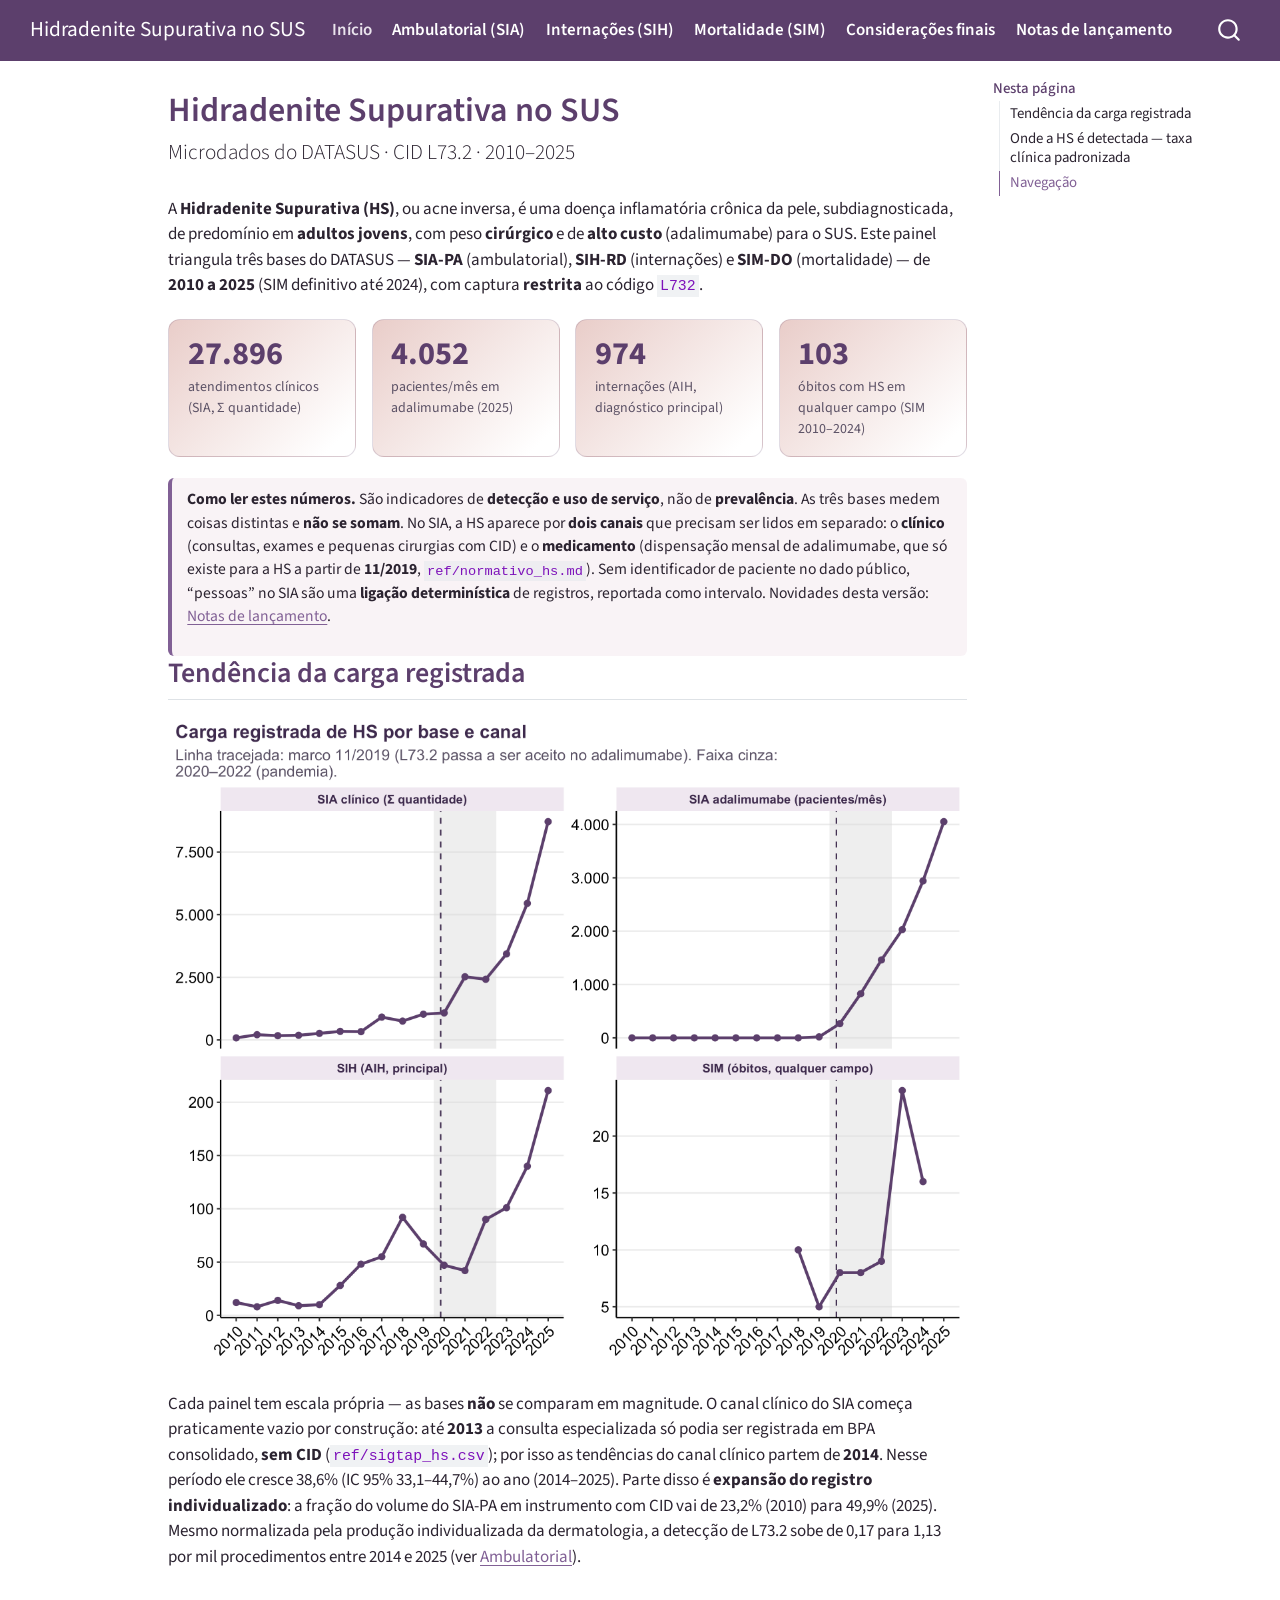
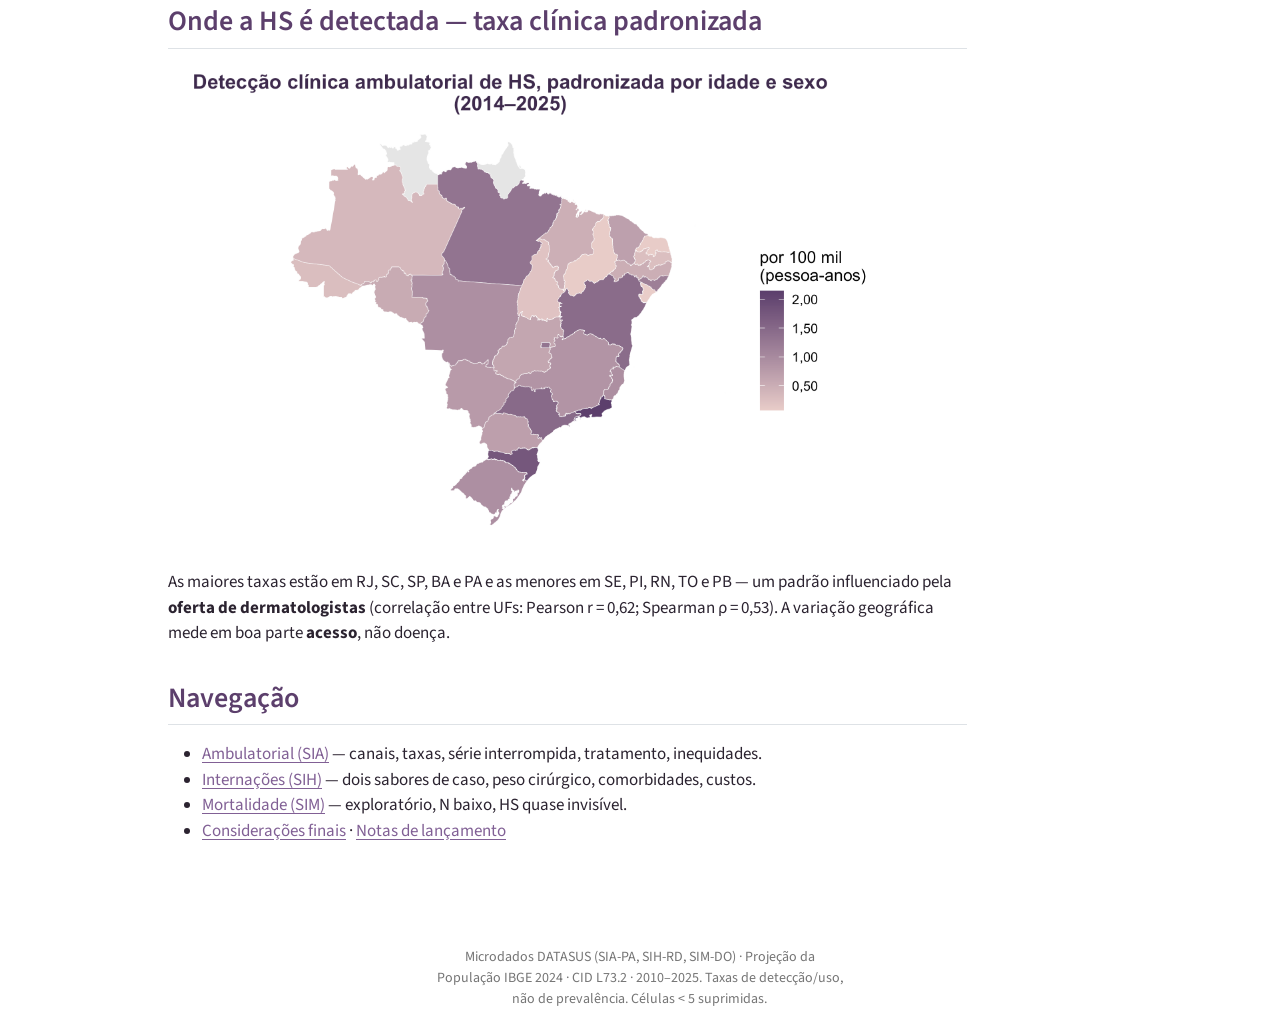
<file: docs/index.html>
<!DOCTYPE html>
<html xmlns="http://www.w3.org/1999/xhtml" lang="pt" xml:lang="pt"><head>

<meta charset="utf-8">
<meta name="generator" content="quarto-1.9.37">

<meta name="viewport" content="width=device-width, initial-scale=1.0, user-scalable=yes">


<title>Hidradenite Supurativa no SUS</title>
<style>
/* Default styles provided by pandoc.
** See https://pandoc.org/MANUAL.html#variables-for-html for config info.
*/
code{white-space: pre-wrap;}
span.smallcaps{font-variant: small-caps;}
div.columns{display: flex; gap: min(4vw, 1.5em);}
div.column{flex: auto; overflow-x: auto;}
div.hanging-indent{margin-left: 1.5em; text-indent: -1.5em;}
ul.task-list{list-style: none;}
ul.task-list li input[type="checkbox"] {
  width: 0.8em;
  margin: 0 0.8em 0.2em -1em; /* quarto-specific, see https://github.com/quarto-dev/quarto-cli/issues/4556 */ 
  vertical-align: middle;
}
</style>


<script src="site_libs/quarto-nav/quarto-nav.js"></script>
<script src="site_libs/quarto-nav/headroom.min.js"></script>
<script src="site_libs/clipboard/clipboard.min.js"></script>
<script src="site_libs/quarto-search/autocomplete.umd.js"></script>
<script src="site_libs/quarto-search/fuse.min.js"></script>
<script src="site_libs/quarto-search/quarto-search.js"></script>
<meta name="quarto:offset" content="./">
<script src="site_libs/quarto-html/quarto.js" type="module"></script>
<script src="site_libs/quarto-html/tabsets/tabsets.js" type="module"></script>
<script src="site_libs/quarto-html/popper.min.js"></script>
<script src="site_libs/quarto-html/tippy.umd.min.js"></script>
<script src="site_libs/quarto-html/anchor.min.js"></script>
<link href="site_libs/quarto-html/tippy.css" rel="stylesheet">
<link href="site_libs/quarto-html/quarto-syntax-highlighting-7f8f88aac4f3542376d5c11b86a4c14d.css" rel="stylesheet" id="quarto-text-highlighting-styles">
<script src="site_libs/bootstrap/bootstrap.min.js"></script>
<link href="site_libs/bootstrap/bootstrap-icons.css" rel="stylesheet">
<link href="site_libs/bootstrap/bootstrap-8e43b0a3e7ccd0d8d51bb8af812707f5.min.css" rel="stylesheet" append-hash="true" id="quarto-bootstrap" data-mode="light">
<script id="quarto-search-options" type="application/json">{
  "location": "navbar",
  "copy-button": false,
  "collapse-after": 3,
  "panel-placement": "end",
  "type": "overlay",
  "limit": 50,
  "keyboard-shortcut": [
    "f",
    "/",
    "s"
  ],
  "show-item-context": false,
  "language": {
    "search-no-results-text": "Nenhum resultado",
    "search-matching-documents-text": "documentos correspondentes",
    "search-copy-link-title": "Copiar link para a busca",
    "search-hide-matches-text": "Esconder correspondências adicionais",
    "search-more-match-text": "mais correspondência neste documento",
    "search-more-matches-text": "mais correspondências neste documento",
    "search-clear-button-title": "Limpar",
    "search-text-placeholder": "",
    "search-detached-cancel-button-title": "Cancelar",
    "search-submit-button-title": "Enviar",
    "search-label": "Procurar"
  }
}</script>


</head>

<body class="nav-fixed quarto-light">

<div id="quarto-search-results"></div>
  <header id="quarto-header" class="headroom fixed-top">
    <nav class="navbar navbar-expand-lg " data-bs-theme="dark">
      <div class="navbar-container container-fluid">
      <div class="navbar-brand-container mx-auto">
    <a class="navbar-brand" href="./index.html">
    <span class="navbar-title">Hidradenite Supurativa no SUS</span>
    </a>
  </div>
            <div id="quarto-search" class="" title="Procurar"></div>
          <button class="navbar-toggler" type="button" data-bs-toggle="collapse" data-bs-target="#navbarCollapse" aria-controls="navbarCollapse" role="menu" aria-expanded="false" aria-label="Alternar de navegação" onclick="if (window.quartoToggleHeadroom) { window.quartoToggleHeadroom(); }">
  <span class="navbar-toggler-icon"></span>
</button>
          <div class="collapse navbar-collapse" id="navbarCollapse">
            <ul class="navbar-nav navbar-nav-scroll me-auto">
  <li class="nav-item">
    <a class="nav-link active" href="./index.html" aria-current="page"> 
<span class="menu-text">Início</span></a>
  </li>  
  <li class="nav-item">
    <a class="nav-link" href="./sia_hs.html"> 
<span class="menu-text">Ambulatorial (SIA)</span></a>
  </li>  
  <li class="nav-item">
    <a class="nav-link" href="./sih_hs.html"> 
<span class="menu-text">Internações (SIH)</span></a>
  </li>  
  <li class="nav-item">
    <a class="nav-link" href="./sim_hs.html"> 
<span class="menu-text">Mortalidade (SIM)</span></a>
  </li>  
  <li class="nav-item">
    <a class="nav-link" href="./consideracoes_finais.html"> 
<span class="menu-text">Considerações finais</span></a>
  </li>  
  <li class="nav-item">
    <a class="nav-link" href="./notas_lancamento.html"> 
<span class="menu-text">Notas de lançamento</span></a>
  </li>  
</ul>
          </div> <!-- /navcollapse -->
            <div class="quarto-navbar-tools">
</div>
      </div> <!-- /container-fluid -->
    </nav>
</header>
<!-- content -->
<div id="quarto-content" class="quarto-container page-columns page-rows-contents page-layout-article page-navbar">
<!-- sidebar -->
<!-- margin-sidebar -->
    <div id="quarto-margin-sidebar" class="sidebar margin-sidebar">
        <nav id="TOC" role="doc-toc" class="toc-active">
    <h2 id="toc-title">Nesta página</h2>
   
  <ul>
  <li><a href="#tendência-da-carga-registrada" id="toc-tendência-da-carga-registrada" class="nav-link active" data-scroll-target="#tendência-da-carga-registrada">Tendência da carga registrada</a></li>
  <li><a href="#onde-a-hs-é-detectada-taxa-clínica-padronizada" id="toc-onde-a-hs-é-detectada-taxa-clínica-padronizada" class="nav-link" data-scroll-target="#onde-a-hs-é-detectada-taxa-clínica-padronizada">Onde a HS é detectada — taxa clínica padronizada</a></li>
  <li><a href="#navegação" id="toc-navegação" class="nav-link" data-scroll-target="#navegação">Navegação</a></li>
  </ul>
</nav>
    </div>
<!-- main -->
<main class="content" id="quarto-document-content">

<header id="title-block-header" class="quarto-title-block default">
<div class="quarto-title">
<h1 class="title">Hidradenite Supurativa no SUS</h1>
<p class="subtitle lead">Microdados do DATASUS · CID L73.2 · 2010–2025</p>
</div>



<div class="quarto-title-meta">

    
  
    
  </div>
  


</header>


<p>A <strong>Hidradenite Supurativa (HS)</strong>, ou acne inversa, é uma doença inflamatória crônica da pele, subdiagnosticada, de predomínio em <strong>adultos jovens</strong>, com peso <strong>cirúrgico</strong> e de <strong>alto custo</strong> (adalimumabe) para o SUS. Este painel triangula três bases do DATASUS — <strong>SIA-PA</strong> (ambulatorial), <strong>SIH-RD</strong> (internações) e <strong>SIM-DO</strong> (mortalidade) — de <strong>2010 a 2025</strong> (SIM definitivo até 2024), com captura <strong>restrita</strong> ao código <code>L732</code>.</p>
<div class="kpi-row">
<div class="kpi-card">
<div class="v">
27.896
</div>
<div class="l">
atendimentos clínicos (SIA, Σ quantidade)
</div>
</div>
<div class="kpi-card">
<div class="v">
4.052
</div>
<div class="l">
pacientes/mês em adalimumabe (2025)
</div>
</div>
<div class="kpi-card">
<div class="v">
974
</div>
<div class="l">
internações (AIH, diagnóstico principal)
</div>
</div>
<div class="kpi-card">
<div class="v">
103
</div>
<div class="l">
óbitos com HS em qualquer campo (SIM 2010–2024)
</div>
</div>
</div>
<div class="callout-nota">
<p><strong>Como ler estes números.</strong> São indicadores de <strong>detecção e uso de serviço</strong>, não de <strong>prevalência</strong>. As três bases medem coisas distintas e <strong>não se somam</strong>. No SIA, a HS aparece por <strong>dois canais</strong> que precisam ser lidos em separado: o <strong>clínico</strong> (consultas, exames e pequenas cirurgias com CID) e o <strong>medicamento</strong> (dispensação mensal de adalimumabe, que só existe para a HS a partir de <strong>11/2019</strong>, <code>ref/normativo_hs.md</code>). Sem identificador de paciente no dado público, “pessoas” no SIA são uma <strong>ligação determinística</strong> de registros, reportada como intervalo. Novidades desta versão: <a href="./notas_lancamento.html">Notas de lançamento</a>.</p>
</div>
<section id="tendência-da-carga-registrada" class="level2">
<h2 class="anchored" data-anchor-id="tendência-da-carga-registrada">Tendência da carga registrada</h2>
<div class="cell">
<div class="cell-output-display">
<div>
<figure class="figure">
<p><img src="index_files/figure-html/trend-1.png" class="img-fluid figure-img" width="1200"></p>
</figure>
</div>
</div>
</div>
<p>Cada painel tem escala própria — as bases <strong>não</strong> se comparam em magnitude. O canal clínico do SIA começa praticamente vazio por construção: até <strong>2013</strong> a consulta especializada só podia ser registrada em BPA consolidado, <strong>sem CID</strong> (<code>ref/sigtap_hs.csv</code>); por isso as tendências do canal clínico partem de <strong>2014</strong>. Nesse período ele cresce 38,6% (IC 95% 33,1–44,7%) ao ano (2014–2025). Parte disso é <strong>expansão do registro individualizado</strong>: a fração do volume do SIA-PA em instrumento com CID vai de 23,2% (2010) para 49,9% (2025). Mesmo normalizada pela produção individualizada da dermatologia, a detecção de L73.2 sobe de 0,17 para 1,13 por mil procedimentos entre 2014 e 2025 (ver <a href="./sia_hs.html#normalizacao">Ambulatorial</a>).</p>
</section>
<section id="onde-a-hs-é-detectada-taxa-clínica-padronizada" class="level2">
<h2 class="anchored" data-anchor-id="onde-a-hs-é-detectada-taxa-clínica-padronizada">Onde a HS é detectada — taxa clínica padronizada</h2>
<div class="cell">
<div class="cell-output-display">
<div>
<figure class="figure">
<p><img src="index_files/figure-html/mapa-1.png" class="img-fluid figure-img" width="1200"></p>
</figure>
</div>
</div>
</div>
<p>As maiores taxas estão em RJ, SC, SP, BA e PA e as menores em SE, PI, RN, TO e PB — um padrão influenciado pela <strong>oferta de dermatologistas</strong> (correlação entre UFs: Pearson r = 0,62; Spearman ρ = 0,53). A variação geográfica mede em boa parte <strong>acesso</strong>, não doença.</p>
</section>
<section id="navegação" class="level2">
<h2 class="anchored" data-anchor-id="navegação">Navegação</h2>
<ul>
<li><strong><a href="./sia_hs.html">Ambulatorial (SIA)</a></strong> — canais, taxas, série interrompida, tratamento, inequidades.</li>
<li><strong><a href="./sih_hs.html">Internações (SIH)</a></strong> — dois sabores de caso, peso cirúrgico, comorbidades, custos.</li>
<li><strong><a href="./sim_hs.html">Mortalidade (SIM)</a></strong> — exploratório, N baixo, HS quase invisível.</li>
<li><strong><a href="./consideracoes_finais.html">Considerações finais</a></strong> · <strong><a href="./notas_lancamento.html">Notas de lançamento</a></strong></li>
</ul>


</section>

</main> <!-- /main -->
<script id="quarto-html-after-body" type="application/javascript">
  window.document.addEventListener("DOMContentLoaded", function (event) {
    const icon = "";
    const anchorJS = new window.AnchorJS();
    anchorJS.options = {
      placement: 'right',
      icon: icon
    };
    anchorJS.add('.anchored');
    const isCodeAnnotation = (el) => {
      for (const clz of el.classList) {
        if (clz.startsWith('code-annotation-')) {                     
          return true;
        }
      }
      return false;
    }
    const onCopySuccess = function(e) {
      // button target
      const button = e.trigger;
      // don't keep focus
      button.blur();
      // flash "checked"
      button.classList.add('code-copy-button-checked');
      var currentTitle = button.getAttribute("title");
      button.setAttribute("title", "Copiada");
      let tooltip;
      if (window.bootstrap) {
        button.setAttribute("data-bs-toggle", "tooltip");
        button.setAttribute("data-bs-placement", "left");
        button.setAttribute("data-bs-title", "Copiada");
        tooltip = new bootstrap.Tooltip(button, 
          { trigger: "manual", 
            customClass: "code-copy-button-tooltip",
            offset: [0, -8]});
        tooltip.show();    
      }
      setTimeout(function() {
        if (tooltip) {
          tooltip.hide();
          button.removeAttribute("data-bs-title");
          button.removeAttribute("data-bs-toggle");
          button.removeAttribute("data-bs-placement");
        }
        button.setAttribute("title", currentTitle);
        button.classList.remove('code-copy-button-checked');
      }, 1000);
      // clear code selection
      e.clearSelection();
    }
    const getTextToCopy = function(trigger) {
      const outerScaffold = trigger.parentElement.cloneNode(true);
      const codeEl = outerScaffold.querySelector('code');
      for (const childEl of codeEl.children) {
        if (isCodeAnnotation(childEl)) {
          childEl.remove();
        }
      }
      return codeEl.innerText;
    }
    const clipboard = new window.ClipboardJS('.code-copy-button:not([data-in-quarto-modal])', {
      text: getTextToCopy
    });
    clipboard.on('success', onCopySuccess);
    if (window.document.getElementById('quarto-embedded-source-code-modal')) {
      const clipboardModal = new window.ClipboardJS('.code-copy-button[data-in-quarto-modal]', {
        text: getTextToCopy,
        container: window.document.getElementById('quarto-embedded-source-code-modal')
      });
      clipboardModal.on('success', onCopySuccess);
    }
      var localhostRegex = new RegExp(/^(?:http|https):\/\/localhost\:?[0-9]*\//);
      var mailtoRegex = new RegExp(/^mailto:/);
        var filterRegex = new RegExp('/' + window.location.host + '/');
      var isInternal = (href) => {
          return filterRegex.test(href) || localhostRegex.test(href) || mailtoRegex.test(href);
      }
      // Inspect non-navigation links and adorn them if external
     var links = window.document.querySelectorAll('a[href]:not(.nav-link):not(.navbar-brand):not(.toc-action):not(.sidebar-link):not(.sidebar-item-toggle):not(.pagination-link):not(.no-external):not([aria-hidden]):not(.dropdown-item):not(.quarto-navigation-tool):not(.about-link)');
      for (var i=0; i<links.length; i++) {
        const link = links[i];
        if (!isInternal(link.href)) {
          // undo the damage that might have been done by quarto-nav.js in the case of
          // links that we want to consider external
          if (link.dataset.originalHref !== undefined) {
            link.href = link.dataset.originalHref;
          }
        }
      }
    function tippyHover(el, contentFn, onTriggerFn, onUntriggerFn) {
      const config = {
        allowHTML: true,
        maxWidth: 500,
        delay: 100,
        arrow: false,
        appendTo: function(el) {
            return el.parentElement;
        },
        interactive: true,
        interactiveBorder: 10,
        theme: 'quarto',
        placement: 'bottom-start',
      };
      if (contentFn) {
        config.content = contentFn;
      }
      if (onTriggerFn) {
        config.onTrigger = onTriggerFn;
      }
      if (onUntriggerFn) {
        config.onUntrigger = onUntriggerFn;
      }
      window.tippy(el, config); 
    }
    const noterefs = window.document.querySelectorAll('a[role="doc-noteref"]');
    for (var i=0; i<noterefs.length; i++) {
      const ref = noterefs[i];
      tippyHover(ref, function() {
        // use id or data attribute instead here
        let href = ref.getAttribute('data-footnote-href') || ref.getAttribute('href');
        try { href = new URL(href).hash; } catch {}
        const id = href.replace(/^#\/?/, "");
        const note = window.document.getElementById(id);
        if (note) {
          return note.innerHTML;
        } else {
          return "";
        }
      });
    }
    const xrefs = window.document.querySelectorAll('a.quarto-xref');
    const processXRef = (id, note) => {
      // Strip column container classes
      const stripColumnClz = (el) => {
        el.classList.remove("page-full", "page-columns");
        if (el.children) {
          for (const child of el.children) {
            stripColumnClz(child);
          }
        }
      }
      stripColumnClz(note)
      if (id === null || id.startsWith('sec-')) {
        // Special case sections, only their first couple elements
        const container = document.createElement("div");
        if (note.children && note.children.length > 2) {
          container.appendChild(note.children[0].cloneNode(true));
          for (let i = 1; i < note.children.length; i++) {
            const child = note.children[i];
            if (child.tagName === "P" && child.innerText === "") {
              continue;
            } else {
              container.appendChild(child.cloneNode(true));
              break;
            }
          }
          if (window.Quarto?.typesetMath) {
            window.Quarto.typesetMath(container);
          }
          return container.innerHTML
        } else {
          if (window.Quarto?.typesetMath) {
            window.Quarto.typesetMath(note);
          }
          return note.innerHTML;
        }
      } else {
        // Remove any anchor links if they are present
        const anchorLink = note.querySelector('a.anchorjs-link');
        if (anchorLink) {
          anchorLink.remove();
        }
        if (window.Quarto?.typesetMath) {
          window.Quarto.typesetMath(note);
        }
        if (note.classList.contains("callout")) {
          return note.outerHTML;
        } else {
          return note.innerHTML;
        }
      }
    }
    for (var i=0; i<xrefs.length; i++) {
      const xref = xrefs[i];
      tippyHover(xref, undefined, function(instance) {
        instance.disable();
        let url = xref.getAttribute('href');
        let hash = undefined; 
        if (url.startsWith('#')) {
          hash = url;
        } else {
          try { hash = new URL(url).hash; } catch {}
        }
        if (hash) {
          const id = hash.replace(/^#\/?/, "");
          const note = window.document.getElementById(id);
          if (note !== null) {
            try {
              const html = processXRef(id, note.cloneNode(true));
              instance.setContent(html);
            } finally {
              instance.enable();
              instance.show();
            }
          } else {
            // See if we can fetch this
            fetch(url.split('#')[0])
            .then(res => res.text())
            .then(html => {
              const parser = new DOMParser();
              const htmlDoc = parser.parseFromString(html, "text/html");
              const note = htmlDoc.getElementById(id);
              if (note !== null) {
                const html = processXRef(id, note);
                instance.setContent(html);
              } 
            }).finally(() => {
              instance.enable();
              instance.show();
            });
          }
        } else {
          // See if we can fetch a full url (with no hash to target)
          // This is a special case and we should probably do some content thinning / targeting
          fetch(url)
          .then(res => res.text())
          .then(html => {
            const parser = new DOMParser();
            const htmlDoc = parser.parseFromString(html, "text/html");
            const note = htmlDoc.querySelector('main.content');
            if (note !== null) {
              // This should only happen for chapter cross references
              // (since there is no id in the URL)
              // remove the first header
              if (note.children.length > 0 && note.children[0].tagName === "HEADER") {
                note.children[0].remove();
              }
              const html = processXRef(null, note);
              instance.setContent(html);
            } 
          }).finally(() => {
            instance.enable();
            instance.show();
          });
        }
      }, function(instance) {
      });
    }
        let selectedAnnoteEl;
        const selectorForAnnotation = ( cell, annotation) => {
          let cellAttr = 'data-code-cell="' + cell + '"';
          let lineAttr = 'data-code-annotation="' +  annotation + '"';
          const selector = 'span[' + cellAttr + '][' + lineAttr + ']';
          return selector;
        }
        const selectCodeLines = (annoteEl) => {
          const doc = window.document;
          const targetCell = annoteEl.getAttribute("data-target-cell");
          const targetAnnotation = annoteEl.getAttribute("data-target-annotation");
          const annoteSpan = window.document.querySelector(selectorForAnnotation(targetCell, targetAnnotation));
          const lines = annoteSpan.getAttribute("data-code-lines").split(",");
          const lineIds = lines.map((line) => {
            return targetCell + "-" + line;
          })
          let top = null;
          let height = null;
          let parent = null;
          if (lineIds.length > 0) {
              //compute the position of the single el (top and bottom and make a div)
              const el = window.document.getElementById(lineIds[0]);
              top = el.offsetTop;
              height = el.offsetHeight;
              parent = el.parentElement.parentElement;
            if (lineIds.length > 1) {
              const lastEl = window.document.getElementById(lineIds[lineIds.length - 1]);
              const bottom = lastEl.offsetTop + lastEl.offsetHeight;
              height = bottom - top;
            }
            if (top !== null && height !== null && parent !== null) {
              // cook up a div (if necessary) and position it 
              let div = window.document.getElementById("code-annotation-line-highlight");
              if (div === null) {
                div = window.document.createElement("div");
                div.setAttribute("id", "code-annotation-line-highlight");
                div.style.position = 'absolute';
                parent.appendChild(div);
              }
              div.style.top = top - 2 + "px";
              div.style.height = height + 4 + "px";
              div.style.left = 0;
              let gutterDiv = window.document.getElementById("code-annotation-line-highlight-gutter");
              if (gutterDiv === null) {
                gutterDiv = window.document.createElement("div");
                gutterDiv.setAttribute("id", "code-annotation-line-highlight-gutter");
                gutterDiv.style.position = 'absolute';
                const codeCell = window.document.getElementById(targetCell);
                const gutter = codeCell.querySelector('.code-annotation-gutter');
                gutter.appendChild(gutterDiv);
              }
              gutterDiv.style.top = top - 2 + "px";
              gutterDiv.style.height = height + 4 + "px";
            }
            selectedAnnoteEl = annoteEl;
          }
        };
        const unselectCodeLines = () => {
          const elementsIds = ["code-annotation-line-highlight", "code-annotation-line-highlight-gutter"];
          elementsIds.forEach((elId) => {
            const div = window.document.getElementById(elId);
            if (div) {
              div.remove();
            }
          });
          selectedAnnoteEl = undefined;
        };
          // Handle positioning of the toggle
      window.addEventListener(
        "resize",
        throttle(() => {
          elRect = undefined;
          if (selectedAnnoteEl) {
            selectCodeLines(selectedAnnoteEl);
          }
        }, 10)
      );
      function throttle(fn, ms) {
      let throttle = false;
      let timer;
        return (...args) => {
          if(!throttle) { // first call gets through
              fn.apply(this, args);
              throttle = true;
          } else { // all the others get throttled
              if(timer) clearTimeout(timer); // cancel #2
              timer = setTimeout(() => {
                fn.apply(this, args);
                timer = throttle = false;
              }, ms);
          }
        };
      }
        // Attach click handler to the DT
        const annoteDls = window.document.querySelectorAll('dt[data-target-cell]');
        for (const annoteDlNode of annoteDls) {
          annoteDlNode.addEventListener('click', (event) => {
            const clickedEl = event.target;
            if (clickedEl !== selectedAnnoteEl) {
              unselectCodeLines();
              const activeEl = window.document.querySelector('dt[data-target-cell].code-annotation-active');
              if (activeEl) {
                activeEl.classList.remove('code-annotation-active');
              }
              selectCodeLines(clickedEl);
              clickedEl.classList.add('code-annotation-active');
            } else {
              // Unselect the line
              unselectCodeLines();
              clickedEl.classList.remove('code-annotation-active');
            }
          });
        }
    const findCites = (el) => {
      const parentEl = el.parentElement;
      if (parentEl) {
        const cites = parentEl.dataset.cites;
        if (cites) {
          return {
            el,
            cites: cites.split(' ')
          };
        } else {
          return findCites(el.parentElement)
        }
      } else {
        return undefined;
      }
    };
    var bibliorefs = window.document.querySelectorAll('a[role="doc-biblioref"]');
    for (var i=0; i<bibliorefs.length; i++) {
      const ref = bibliorefs[i];
      const citeInfo = findCites(ref);
      if (citeInfo) {
        tippyHover(citeInfo.el, function() {
          var popup = window.document.createElement('div');
          citeInfo.cites.forEach(function(cite) {
            var citeDiv = window.document.createElement('div');
            citeDiv.classList.add('hanging-indent');
            citeDiv.classList.add('csl-entry');
            var biblioDiv = window.document.getElementById('ref-' + cite);
            if (biblioDiv) {
              citeDiv.innerHTML = biblioDiv.innerHTML;
            }
            popup.appendChild(citeDiv);
          });
          return popup.innerHTML;
        });
      }
    }
  });
  </script>
</div> <!-- /content -->
<footer class="footer">
  <div class="nav-footer">
    <div class="nav-footer-left">
      &nbsp;
    </div>   
    <div class="nav-footer-center">
<p>Microdados DATASUS (SIA-PA, SIH-RD, SIM-DO) · Projeção da População IBGE 2024 · CID L73.2 · 2010–2025. Taxas de detecção/uso, não de prevalência. Células &lt; 5 suprimidas.</p>
</div>
    <div class="nav-footer-right">
      &nbsp;
    </div>
  </div>
</footer>




</body></html>
</file>
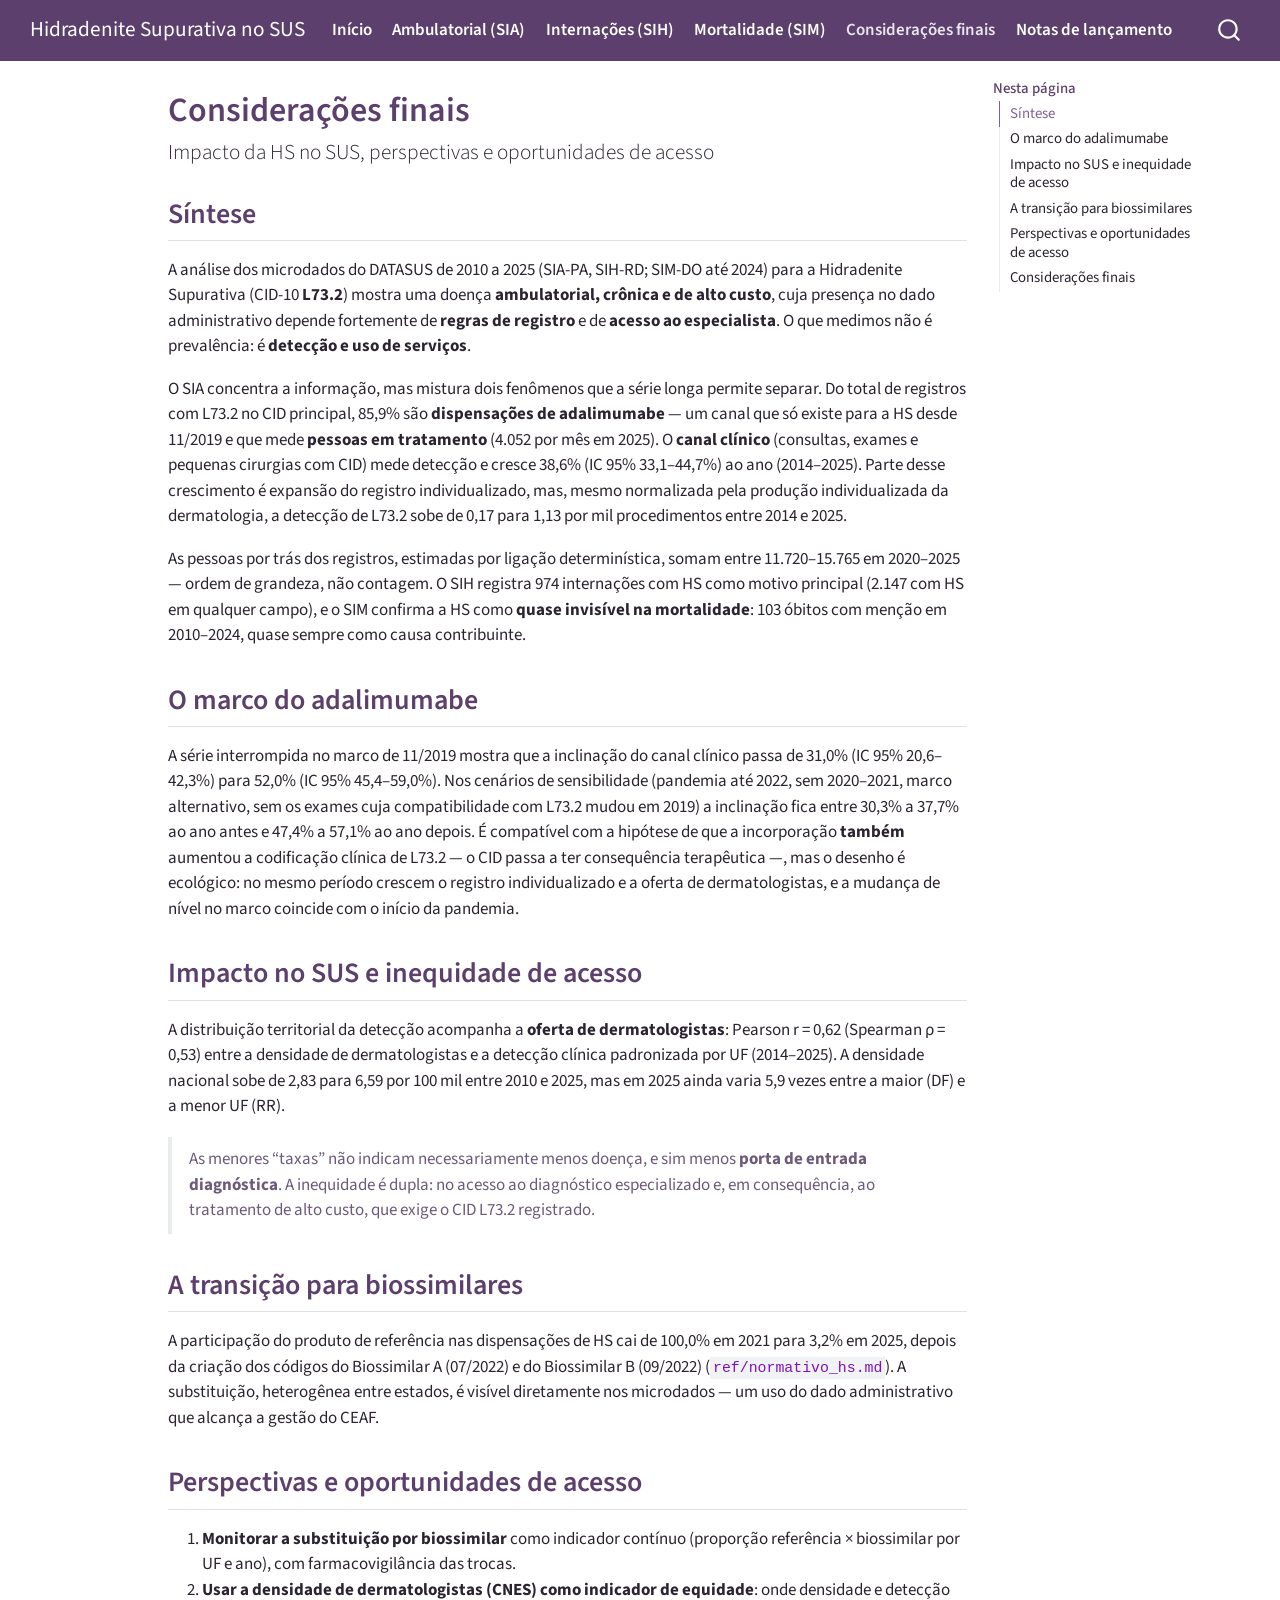
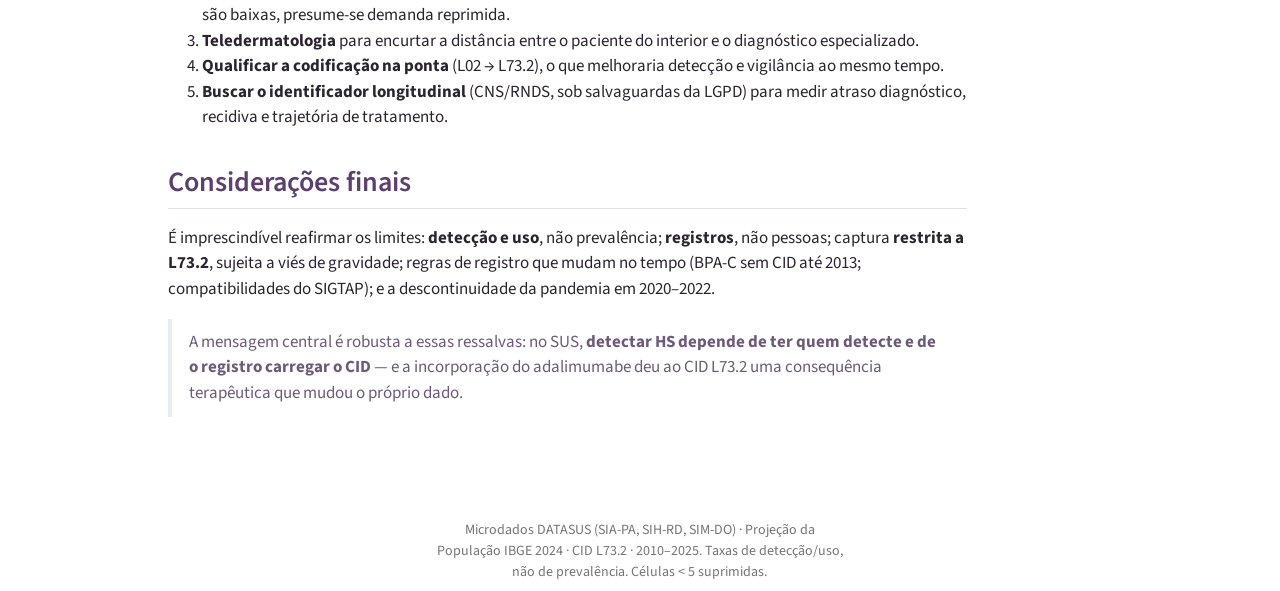
<file: docs/consideracoes_finais.html>
<!DOCTYPE html>
<html xmlns="http://www.w3.org/1999/xhtml" lang="pt" xml:lang="pt"><head>

<meta charset="utf-8">
<meta name="generator" content="quarto-1.9.37">

<meta name="viewport" content="width=device-width, initial-scale=1.0, user-scalable=yes">


<title>Considerações finais – Hidradenite Supurativa no SUS</title>
<style>
/* Default styles provided by pandoc.
** See https://pandoc.org/MANUAL.html#variables-for-html for config info.
*/
code{white-space: pre-wrap;}
span.smallcaps{font-variant: small-caps;}
div.columns{display: flex; gap: min(4vw, 1.5em);}
div.column{flex: auto; overflow-x: auto;}
div.hanging-indent{margin-left: 1.5em; text-indent: -1.5em;}
ul.task-list{list-style: none;}
ul.task-list li input[type="checkbox"] {
  width: 0.8em;
  margin: 0 0.8em 0.2em -1em; /* quarto-specific, see https://github.com/quarto-dev/quarto-cli/issues/4556 */ 
  vertical-align: middle;
}
</style>


<script src="site_libs/quarto-nav/quarto-nav.js"></script>
<script src="site_libs/quarto-nav/headroom.min.js"></script>
<script src="site_libs/clipboard/clipboard.min.js"></script>
<script src="site_libs/quarto-search/autocomplete.umd.js"></script>
<script src="site_libs/quarto-search/fuse.min.js"></script>
<script src="site_libs/quarto-search/quarto-search.js"></script>
<meta name="quarto:offset" content="./">
<script src="site_libs/quarto-html/quarto.js" type="module"></script>
<script src="site_libs/quarto-html/tabsets/tabsets.js" type="module"></script>
<script src="site_libs/quarto-html/popper.min.js"></script>
<script src="site_libs/quarto-html/tippy.umd.min.js"></script>
<script src="site_libs/quarto-html/anchor.min.js"></script>
<link href="site_libs/quarto-html/tippy.css" rel="stylesheet">
<link href="site_libs/quarto-html/quarto-syntax-highlighting-7f8f88aac4f3542376d5c11b86a4c14d.css" rel="stylesheet" id="quarto-text-highlighting-styles">
<script src="site_libs/bootstrap/bootstrap.min.js"></script>
<link href="site_libs/bootstrap/bootstrap-icons.css" rel="stylesheet">
<link href="site_libs/bootstrap/bootstrap-8e43b0a3e7ccd0d8d51bb8af812707f5.min.css" rel="stylesheet" append-hash="true" id="quarto-bootstrap" data-mode="light">
<script id="quarto-search-options" type="application/json">{
  "location": "navbar",
  "copy-button": false,
  "collapse-after": 3,
  "panel-placement": "end",
  "type": "overlay",
  "limit": 50,
  "keyboard-shortcut": [
    "f",
    "/",
    "s"
  ],
  "show-item-context": false,
  "language": {
    "search-no-results-text": "Nenhum resultado",
    "search-matching-documents-text": "documentos correspondentes",
    "search-copy-link-title": "Copiar link para a busca",
    "search-hide-matches-text": "Esconder correspondências adicionais",
    "search-more-match-text": "mais correspondência neste documento",
    "search-more-matches-text": "mais correspondências neste documento",
    "search-clear-button-title": "Limpar",
    "search-text-placeholder": "",
    "search-detached-cancel-button-title": "Cancelar",
    "search-submit-button-title": "Enviar",
    "search-label": "Procurar"
  }
}</script>


</head>

<body class="nav-fixed quarto-light">

<div id="quarto-search-results"></div>
  <header id="quarto-header" class="headroom fixed-top">
    <nav class="navbar navbar-expand-lg " data-bs-theme="dark">
      <div class="navbar-container container-fluid">
      <div class="navbar-brand-container mx-auto">
    <a class="navbar-brand" href="./index.html">
    <span class="navbar-title">Hidradenite Supurativa no SUS</span>
    </a>
  </div>
            <div id="quarto-search" class="" title="Procurar"></div>
          <button class="navbar-toggler" type="button" data-bs-toggle="collapse" data-bs-target="#navbarCollapse" aria-controls="navbarCollapse" role="menu" aria-expanded="false" aria-label="Alternar de navegação" onclick="if (window.quartoToggleHeadroom) { window.quartoToggleHeadroom(); }">
  <span class="navbar-toggler-icon"></span>
</button>
          <div class="collapse navbar-collapse" id="navbarCollapse">
            <ul class="navbar-nav navbar-nav-scroll me-auto">
  <li class="nav-item">
    <a class="nav-link" href="./index.html"> 
<span class="menu-text">Início</span></a>
  </li>  
  <li class="nav-item">
    <a class="nav-link" href="./sia_hs.html"> 
<span class="menu-text">Ambulatorial (SIA)</span></a>
  </li>  
  <li class="nav-item">
    <a class="nav-link" href="./sih_hs.html"> 
<span class="menu-text">Internações (SIH)</span></a>
  </li>  
  <li class="nav-item">
    <a class="nav-link" href="./sim_hs.html"> 
<span class="menu-text">Mortalidade (SIM)</span></a>
  </li>  
  <li class="nav-item">
    <a class="nav-link active" href="./consideracoes_finais.html" aria-current="page"> 
<span class="menu-text">Considerações finais</span></a>
  </li>  
  <li class="nav-item">
    <a class="nav-link" href="./notas_lancamento.html"> 
<span class="menu-text">Notas de lançamento</span></a>
  </li>  
</ul>
          </div> <!-- /navcollapse -->
            <div class="quarto-navbar-tools">
</div>
      </div> <!-- /container-fluid -->
    </nav>
</header>
<!-- content -->
<div id="quarto-content" class="quarto-container page-columns page-rows-contents page-layout-article page-navbar">
<!-- sidebar -->
<!-- margin-sidebar -->
    <div id="quarto-margin-sidebar" class="sidebar margin-sidebar">
        <nav id="TOC" role="doc-toc" class="toc-active">
    <h2 id="toc-title">Nesta página</h2>
   
  <ul>
  <li><a href="#síntese" id="toc-síntese" class="nav-link active" data-scroll-target="#síntese">Síntese</a></li>
  <li><a href="#o-marco-do-adalimumabe" id="toc-o-marco-do-adalimumabe" class="nav-link" data-scroll-target="#o-marco-do-adalimumabe">O marco do adalimumabe</a></li>
  <li><a href="#impacto-no-sus-e-inequidade-de-acesso" id="toc-impacto-no-sus-e-inequidade-de-acesso" class="nav-link" data-scroll-target="#impacto-no-sus-e-inequidade-de-acesso">Impacto no SUS e inequidade de acesso</a></li>
  <li><a href="#a-transição-para-biossimilares" id="toc-a-transição-para-biossimilares" class="nav-link" data-scroll-target="#a-transição-para-biossimilares">A transição para biossimilares</a></li>
  <li><a href="#perspectivas-e-oportunidades-de-acesso" id="toc-perspectivas-e-oportunidades-de-acesso" class="nav-link" data-scroll-target="#perspectivas-e-oportunidades-de-acesso">Perspectivas e oportunidades de acesso</a></li>
  <li><a href="#considerações-finais" id="toc-considerações-finais" class="nav-link" data-scroll-target="#considerações-finais">Considerações finais</a></li>
  </ul>
</nav>
    </div>
<!-- main -->
<main class="content" id="quarto-document-content">

<header id="title-block-header" class="quarto-title-block default">
<div class="quarto-title">
<h1 class="title">Considerações finais</h1>
<p class="subtitle lead">Impacto da HS no SUS, perspectivas e oportunidades de acesso</p>
</div>



<div class="quarto-title-meta">

    
  
    
  </div>
  


</header>


<section id="síntese" class="level2">
<h2 class="anchored" data-anchor-id="síntese">Síntese</h2>
<p>A análise dos microdados do DATASUS de 2010 a 2025 (SIA-PA, SIH-RD; SIM-DO até 2024) para a Hidradenite Supurativa (CID-10 <strong>L73.2</strong>) mostra uma doença <strong>ambulatorial, crônica e de alto custo</strong>, cuja presença no dado administrativo depende fortemente de <strong>regras de registro</strong> e de <strong>acesso ao especialista</strong>. O que medimos não é prevalência: é <strong>detecção e uso de serviços</strong>.</p>
<p>O SIA concentra a informação, mas mistura dois fenômenos que a série longa permite separar. Do total de registros com L73.2 no CID principal, 85,9% são <strong>dispensações de adalimumabe</strong> — um canal que só existe para a HS desde 11/2019 e que mede <strong>pessoas em tratamento</strong> (4.052 por mês em 2025). O <strong>canal clínico</strong> (consultas, exames e pequenas cirurgias com CID) mede detecção e cresce 38,6% (IC 95% 33,1–44,7%) ao ano (2014–2025). Parte desse crescimento é expansão do registro individualizado, mas, mesmo normalizada pela produção individualizada da dermatologia, a detecção de L73.2 sobe de 0,17 para 1,13 por mil procedimentos entre 2014 e 2025.</p>
<p>As pessoas por trás dos registros, estimadas por ligação determinística, somam entre 11.720–15.765 em 2020–2025 — ordem de grandeza, não contagem. O SIH registra 974 internações com HS como motivo principal (2.147 com HS em qualquer campo), e o SIM confirma a HS como <strong>quase invisível na mortalidade</strong>: 103 óbitos com menção em 2010–2024, quase sempre como causa contribuinte.</p>
</section>
<section id="o-marco-do-adalimumabe" class="level2">
<h2 class="anchored" data-anchor-id="o-marco-do-adalimumabe">O marco do adalimumabe</h2>
<p>A série interrompida no marco de 11/2019 mostra que a inclinação do canal clínico passa de 31,0% (IC 95% 20,6–42,3%) para 52,0% (IC 95% 45,4–59,0%). Nos cenários de sensibilidade (pandemia até 2022, sem 2020–2021, marco alternativo, sem os exames cuja compatibilidade com L73.2 mudou em 2019) a inclinação fica entre 30,3% a 37,7% ao ano antes e 47,4% a 57,1% ao ano depois. É compatível com a hipótese de que a incorporação <strong>também</strong> aumentou a codificação clínica de L73.2 — o CID passa a ter consequência terapêutica —, mas o desenho é ecológico: no mesmo período crescem o registro individualizado e a oferta de dermatologistas, e a mudança de nível no marco coincide com o início da pandemia.</p>
</section>
<section id="impacto-no-sus-e-inequidade-de-acesso" class="level2">
<h2 class="anchored" data-anchor-id="impacto-no-sus-e-inequidade-de-acesso">Impacto no SUS e inequidade de acesso</h2>
<p>A distribuição territorial da detecção acompanha a <strong>oferta de dermatologistas</strong>: Pearson r = 0,62 (Spearman ρ = 0,53) entre a densidade de dermatologistas e a detecção clínica padronizada por UF (2014–2025). A densidade nacional sobe de 2,83 para 6,59 por 100 mil entre 2010 e 2025, mas em 2025 ainda varia 5,9 vezes entre a maior (DF) e a menor UF (RR).</p>
<blockquote class="blockquote">
<p>As menores “taxas” não indicam necessariamente menos doença, e sim menos <strong>porta de entrada diagnóstica</strong>. A inequidade é dupla: no acesso ao diagnóstico especializado e, em consequência, ao tratamento de alto custo, que exige o CID L73.2 registrado.</p>
</blockquote>
</section>
<section id="a-transição-para-biossimilares" class="level2">
<h2 class="anchored" data-anchor-id="a-transição-para-biossimilares">A transição para biossimilares</h2>
<p>A participação do produto de referência nas dispensações de HS cai de 100,0% em 2021 para 3,2% em 2025, depois da criação dos códigos do Biossimilar A (07/2022) e do Biossimilar B (09/2022) (<code>ref/normativo_hs.md</code>). A substituição, heterogênea entre estados, é visível diretamente nos microdados — um uso do dado administrativo que alcança a gestão do CEAF.</p>
</section>
<section id="perspectivas-e-oportunidades-de-acesso" class="level2">
<h2 class="anchored" data-anchor-id="perspectivas-e-oportunidades-de-acesso">Perspectivas e oportunidades de acesso</h2>
<ol type="1">
<li><strong>Monitorar a substituição por biossimilar</strong> como indicador contínuo (proporção referência × biossimilar por UF e ano), com farmacovigilância das trocas.</li>
<li><strong>Usar a densidade de dermatologistas (CNES) como indicador de equidade</strong>: onde densidade e detecção são baixas, presume-se demanda reprimida.</li>
<li><strong>Teledermatologia</strong> para encurtar a distância entre o paciente do interior e o diagnóstico especializado.</li>
<li><strong>Qualificar a codificação na ponta</strong> (L02 → L73.2), o que melhoraria detecção e vigilância ao mesmo tempo.</li>
<li><strong>Buscar o identificador longitudinal</strong> (CNS/RNDS, sob salvaguardas da LGPD) para medir atraso diagnóstico, recidiva e trajetória de tratamento.</li>
</ol>
</section>
<section id="considerações-finais" class="level2">
<h2 class="anchored" data-anchor-id="considerações-finais">Considerações finais</h2>
<p>É imprescindível reafirmar os limites: <strong>detecção e uso</strong>, não prevalência; <strong>registros</strong>, não pessoas; captura <strong>restrita a L73.2</strong>, sujeita a viés de gravidade; regras de registro que mudam no tempo (BPA-C sem CID até 2013; compatibilidades do SIGTAP); e a descontinuidade da pandemia em 2020–2022.</p>
<blockquote class="blockquote">
<p>A mensagem central é robusta a essas ressalvas: no SUS, <strong>detectar HS depende de ter quem detecte e de o registro carregar o CID</strong> — e a incorporação do adalimumabe deu ao CID L73.2 uma consequência terapêutica que mudou o próprio dado.</p>
</blockquote>


</section>

</main> <!-- /main -->
<script id="quarto-html-after-body" type="application/javascript">
  window.document.addEventListener("DOMContentLoaded", function (event) {
    const icon = "";
    const anchorJS = new window.AnchorJS();
    anchorJS.options = {
      placement: 'right',
      icon: icon
    };
    anchorJS.add('.anchored');
    const isCodeAnnotation = (el) => {
      for (const clz of el.classList) {
        if (clz.startsWith('code-annotation-')) {                     
          return true;
        }
      }
      return false;
    }
    const onCopySuccess = function(e) {
      // button target
      const button = e.trigger;
      // don't keep focus
      button.blur();
      // flash "checked"
      button.classList.add('code-copy-button-checked');
      var currentTitle = button.getAttribute("title");
      button.setAttribute("title", "Copiada");
      let tooltip;
      if (window.bootstrap) {
        button.setAttribute("data-bs-toggle", "tooltip");
        button.setAttribute("data-bs-placement", "left");
        button.setAttribute("data-bs-title", "Copiada");
        tooltip = new bootstrap.Tooltip(button, 
          { trigger: "manual", 
            customClass: "code-copy-button-tooltip",
            offset: [0, -8]});
        tooltip.show();    
      }
      setTimeout(function() {
        if (tooltip) {
          tooltip.hide();
          button.removeAttribute("data-bs-title");
          button.removeAttribute("data-bs-toggle");
          button.removeAttribute("data-bs-placement");
        }
        button.setAttribute("title", currentTitle);
        button.classList.remove('code-copy-button-checked');
      }, 1000);
      // clear code selection
      e.clearSelection();
    }
    const getTextToCopy = function(trigger) {
      const outerScaffold = trigger.parentElement.cloneNode(true);
      const codeEl = outerScaffold.querySelector('code');
      for (const childEl of codeEl.children) {
        if (isCodeAnnotation(childEl)) {
          childEl.remove();
        }
      }
      return codeEl.innerText;
    }
    const clipboard = new window.ClipboardJS('.code-copy-button:not([data-in-quarto-modal])', {
      text: getTextToCopy
    });
    clipboard.on('success', onCopySuccess);
    if (window.document.getElementById('quarto-embedded-source-code-modal')) {
      const clipboardModal = new window.ClipboardJS('.code-copy-button[data-in-quarto-modal]', {
        text: getTextToCopy,
        container: window.document.getElementById('quarto-embedded-source-code-modal')
      });
      clipboardModal.on('success', onCopySuccess);
    }
      var localhostRegex = new RegExp(/^(?:http|https):\/\/localhost\:?[0-9]*\//);
      var mailtoRegex = new RegExp(/^mailto:/);
        var filterRegex = new RegExp('/' + window.location.host + '/');
      var isInternal = (href) => {
          return filterRegex.test(href) || localhostRegex.test(href) || mailtoRegex.test(href);
      }
      // Inspect non-navigation links and adorn them if external
     var links = window.document.querySelectorAll('a[href]:not(.nav-link):not(.navbar-brand):not(.toc-action):not(.sidebar-link):not(.sidebar-item-toggle):not(.pagination-link):not(.no-external):not([aria-hidden]):not(.dropdown-item):not(.quarto-navigation-tool):not(.about-link)');
      for (var i=0; i<links.length; i++) {
        const link = links[i];
        if (!isInternal(link.href)) {
          // undo the damage that might have been done by quarto-nav.js in the case of
          // links that we want to consider external
          if (link.dataset.originalHref !== undefined) {
            link.href = link.dataset.originalHref;
          }
        }
      }
    function tippyHover(el, contentFn, onTriggerFn, onUntriggerFn) {
      const config = {
        allowHTML: true,
        maxWidth: 500,
        delay: 100,
        arrow: false,
        appendTo: function(el) {
            return el.parentElement;
        },
        interactive: true,
        interactiveBorder: 10,
        theme: 'quarto',
        placement: 'bottom-start',
      };
      if (contentFn) {
        config.content = contentFn;
      }
      if (onTriggerFn) {
        config.onTrigger = onTriggerFn;
      }
      if (onUntriggerFn) {
        config.onUntrigger = onUntriggerFn;
      }
      window.tippy(el, config); 
    }
    const noterefs = window.document.querySelectorAll('a[role="doc-noteref"]');
    for (var i=0; i<noterefs.length; i++) {
      const ref = noterefs[i];
      tippyHover(ref, function() {
        // use id or data attribute instead here
        let href = ref.getAttribute('data-footnote-href') || ref.getAttribute('href');
        try { href = new URL(href).hash; } catch {}
        const id = href.replace(/^#\/?/, "");
        const note = window.document.getElementById(id);
        if (note) {
          return note.innerHTML;
        } else {
          return "";
        }
      });
    }
    const xrefs = window.document.querySelectorAll('a.quarto-xref');
    const processXRef = (id, note) => {
      // Strip column container classes
      const stripColumnClz = (el) => {
        el.classList.remove("page-full", "page-columns");
        if (el.children) {
          for (const child of el.children) {
            stripColumnClz(child);
          }
        }
      }
      stripColumnClz(note)
      if (id === null || id.startsWith('sec-')) {
        // Special case sections, only their first couple elements
        const container = document.createElement("div");
        if (note.children && note.children.length > 2) {
          container.appendChild(note.children[0].cloneNode(true));
          for (let i = 1; i < note.children.length; i++) {
            const child = note.children[i];
            if (child.tagName === "P" && child.innerText === "") {
              continue;
            } else {
              container.appendChild(child.cloneNode(true));
              break;
            }
          }
          if (window.Quarto?.typesetMath) {
            window.Quarto.typesetMath(container);
          }
          return container.innerHTML
        } else {
          if (window.Quarto?.typesetMath) {
            window.Quarto.typesetMath(note);
          }
          return note.innerHTML;
        }
      } else {
        // Remove any anchor links if they are present
        const anchorLink = note.querySelector('a.anchorjs-link');
        if (anchorLink) {
          anchorLink.remove();
        }
        if (window.Quarto?.typesetMath) {
          window.Quarto.typesetMath(note);
        }
        if (note.classList.contains("callout")) {
          return note.outerHTML;
        } else {
          return note.innerHTML;
        }
      }
    }
    for (var i=0; i<xrefs.length; i++) {
      const xref = xrefs[i];
      tippyHover(xref, undefined, function(instance) {
        instance.disable();
        let url = xref.getAttribute('href');
        let hash = undefined; 
        if (url.startsWith('#')) {
          hash = url;
        } else {
          try { hash = new URL(url).hash; } catch {}
        }
        if (hash) {
          const id = hash.replace(/^#\/?/, "");
          const note = window.document.getElementById(id);
          if (note !== null) {
            try {
              const html = processXRef(id, note.cloneNode(true));
              instance.setContent(html);
            } finally {
              instance.enable();
              instance.show();
            }
          } else {
            // See if we can fetch this
            fetch(url.split('#')[0])
            .then(res => res.text())
            .then(html => {
              const parser = new DOMParser();
              const htmlDoc = parser.parseFromString(html, "text/html");
              const note = htmlDoc.getElementById(id);
              if (note !== null) {
                const html = processXRef(id, note);
                instance.setContent(html);
              } 
            }).finally(() => {
              instance.enable();
              instance.show();
            });
          }
        } else {
          // See if we can fetch a full url (with no hash to target)
          // This is a special case and we should probably do some content thinning / targeting
          fetch(url)
          .then(res => res.text())
          .then(html => {
            const parser = new DOMParser();
            const htmlDoc = parser.parseFromString(html, "text/html");
            const note = htmlDoc.querySelector('main.content');
            if (note !== null) {
              // This should only happen for chapter cross references
              // (since there is no id in the URL)
              // remove the first header
              if (note.children.length > 0 && note.children[0].tagName === "HEADER") {
                note.children[0].remove();
              }
              const html = processXRef(null, note);
              instance.setContent(html);
            } 
          }).finally(() => {
            instance.enable();
            instance.show();
          });
        }
      }, function(instance) {
      });
    }
        let selectedAnnoteEl;
        const selectorForAnnotation = ( cell, annotation) => {
          let cellAttr = 'data-code-cell="' + cell + '"';
          let lineAttr = 'data-code-annotation="' +  annotation + '"';
          const selector = 'span[' + cellAttr + '][' + lineAttr + ']';
          return selector;
        }
        const selectCodeLines = (annoteEl) => {
          const doc = window.document;
          const targetCell = annoteEl.getAttribute("data-target-cell");
          const targetAnnotation = annoteEl.getAttribute("data-target-annotation");
          const annoteSpan = window.document.querySelector(selectorForAnnotation(targetCell, targetAnnotation));
          const lines = annoteSpan.getAttribute("data-code-lines").split(",");
          const lineIds = lines.map((line) => {
            return targetCell + "-" + line;
          })
          let top = null;
          let height = null;
          let parent = null;
          if (lineIds.length > 0) {
              //compute the position of the single el (top and bottom and make a div)
              const el = window.document.getElementById(lineIds[0]);
              top = el.offsetTop;
              height = el.offsetHeight;
              parent = el.parentElement.parentElement;
            if (lineIds.length > 1) {
              const lastEl = window.document.getElementById(lineIds[lineIds.length - 1]);
              const bottom = lastEl.offsetTop + lastEl.offsetHeight;
              height = bottom - top;
            }
            if (top !== null && height !== null && parent !== null) {
              // cook up a div (if necessary) and position it 
              let div = window.document.getElementById("code-annotation-line-highlight");
              if (div === null) {
                div = window.document.createElement("div");
                div.setAttribute("id", "code-annotation-line-highlight");
                div.style.position = 'absolute';
                parent.appendChild(div);
              }
              div.style.top = top - 2 + "px";
              div.style.height = height + 4 + "px";
              div.style.left = 0;
              let gutterDiv = window.document.getElementById("code-annotation-line-highlight-gutter");
              if (gutterDiv === null) {
                gutterDiv = window.document.createElement("div");
                gutterDiv.setAttribute("id", "code-annotation-line-highlight-gutter");
                gutterDiv.style.position = 'absolute';
                const codeCell = window.document.getElementById(targetCell);
                const gutter = codeCell.querySelector('.code-annotation-gutter');
                gutter.appendChild(gutterDiv);
              }
              gutterDiv.style.top = top - 2 + "px";
              gutterDiv.style.height = height + 4 + "px";
            }
            selectedAnnoteEl = annoteEl;
          }
        };
        const unselectCodeLines = () => {
          const elementsIds = ["code-annotation-line-highlight", "code-annotation-line-highlight-gutter"];
          elementsIds.forEach((elId) => {
            const div = window.document.getElementById(elId);
            if (div) {
              div.remove();
            }
          });
          selectedAnnoteEl = undefined;
        };
          // Handle positioning of the toggle
      window.addEventListener(
        "resize",
        throttle(() => {
          elRect = undefined;
          if (selectedAnnoteEl) {
            selectCodeLines(selectedAnnoteEl);
          }
        }, 10)
      );
      function throttle(fn, ms) {
      let throttle = false;
      let timer;
        return (...args) => {
          if(!throttle) { // first call gets through
              fn.apply(this, args);
              throttle = true;
          } else { // all the others get throttled
              if(timer) clearTimeout(timer); // cancel #2
              timer = setTimeout(() => {
                fn.apply(this, args);
                timer = throttle = false;
              }, ms);
          }
        };
      }
        // Attach click handler to the DT
        const annoteDls = window.document.querySelectorAll('dt[data-target-cell]');
        for (const annoteDlNode of annoteDls) {
          annoteDlNode.addEventListener('click', (event) => {
            const clickedEl = event.target;
            if (clickedEl !== selectedAnnoteEl) {
              unselectCodeLines();
              const activeEl = window.document.querySelector('dt[data-target-cell].code-annotation-active');
              if (activeEl) {
                activeEl.classList.remove('code-annotation-active');
              }
              selectCodeLines(clickedEl);
              clickedEl.classList.add('code-annotation-active');
            } else {
              // Unselect the line
              unselectCodeLines();
              clickedEl.classList.remove('code-annotation-active');
            }
          });
        }
    const findCites = (el) => {
      const parentEl = el.parentElement;
      if (parentEl) {
        const cites = parentEl.dataset.cites;
        if (cites) {
          return {
            el,
            cites: cites.split(' ')
          };
        } else {
          return findCites(el.parentElement)
        }
      } else {
        return undefined;
      }
    };
    var bibliorefs = window.document.querySelectorAll('a[role="doc-biblioref"]');
    for (var i=0; i<bibliorefs.length; i++) {
      const ref = bibliorefs[i];
      const citeInfo = findCites(ref);
      if (citeInfo) {
        tippyHover(citeInfo.el, function() {
          var popup = window.document.createElement('div');
          citeInfo.cites.forEach(function(cite) {
            var citeDiv = window.document.createElement('div');
            citeDiv.classList.add('hanging-indent');
            citeDiv.classList.add('csl-entry');
            var biblioDiv = window.document.getElementById('ref-' + cite);
            if (biblioDiv) {
              citeDiv.innerHTML = biblioDiv.innerHTML;
            }
            popup.appendChild(citeDiv);
          });
          return popup.innerHTML;
        });
      }
    }
  });
  </script>
</div> <!-- /content -->
<footer class="footer">
  <div class="nav-footer">
    <div class="nav-footer-left">
      &nbsp;
    </div>   
    <div class="nav-footer-center">
<p>Microdados DATASUS (SIA-PA, SIH-RD, SIM-DO) · Projeção da População IBGE 2024 · CID L73.2 · 2010–2025. Taxas de detecção/uso, não de prevalência. Células &lt; 5 suprimidas.</p>
</div>
    <div class="nav-footer-right">
      &nbsp;
    </div>
  </div>
</footer>




</body></html>
</file>
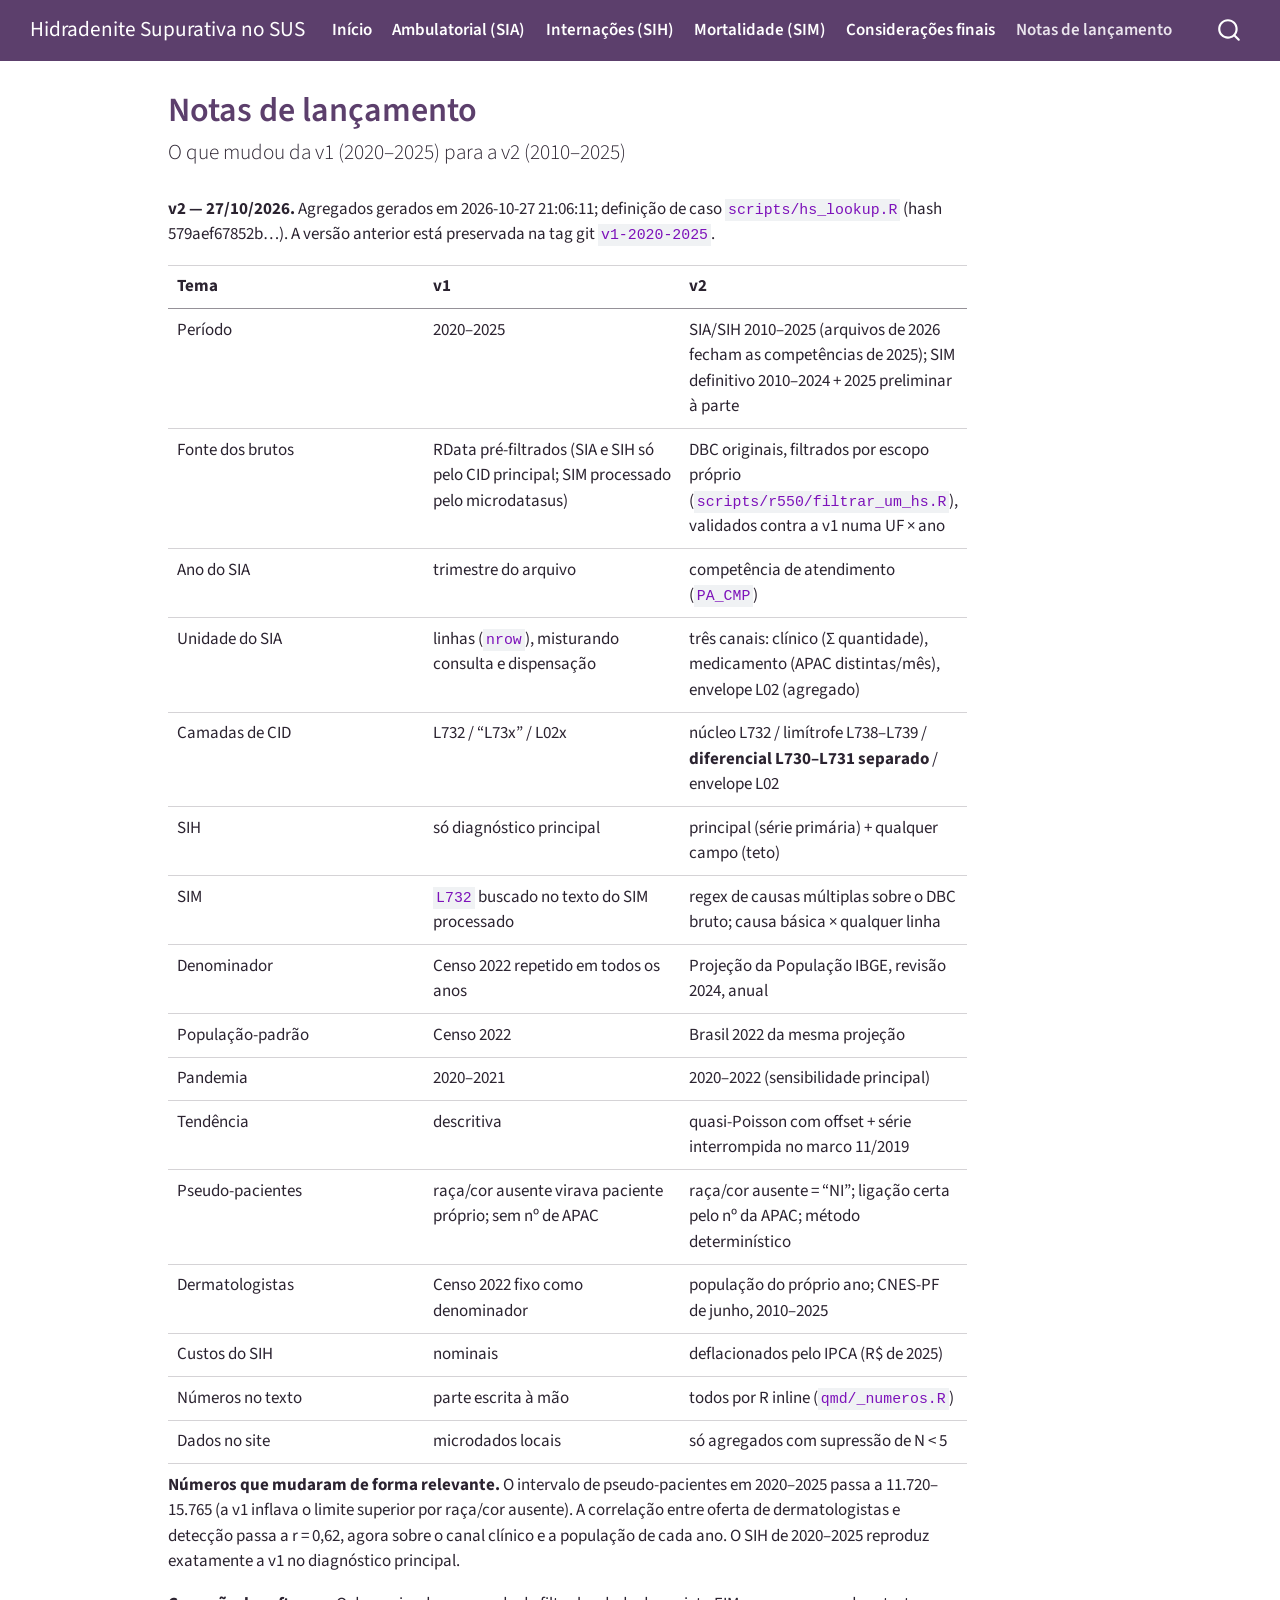
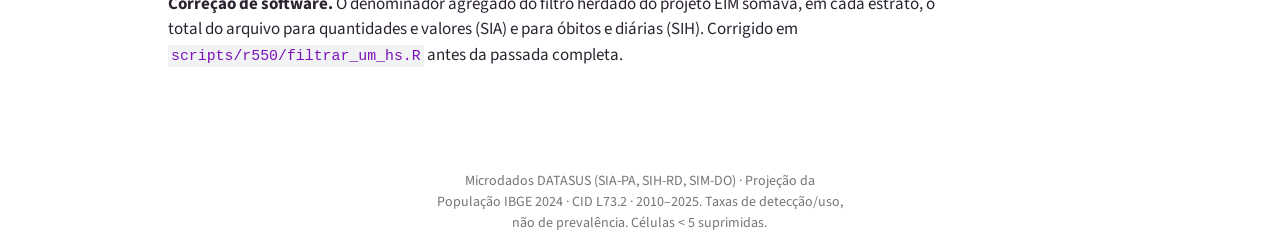
<file: docs/notas_lancamento.html>
<!DOCTYPE html>
<html xmlns="http://www.w3.org/1999/xhtml" lang="pt" xml:lang="pt"><head>

<meta charset="utf-8">
<meta name="generator" content="quarto-1.9.37">

<meta name="viewport" content="width=device-width, initial-scale=1.0, user-scalable=yes">


<title>Notas de lançamento – Hidradenite Supurativa no SUS</title>
<style>
/* Default styles provided by pandoc.
** See https://pandoc.org/MANUAL.html#variables-for-html for config info.
*/
code{white-space: pre-wrap;}
span.smallcaps{font-variant: small-caps;}
div.columns{display: flex; gap: min(4vw, 1.5em);}
div.column{flex: auto; overflow-x: auto;}
div.hanging-indent{margin-left: 1.5em; text-indent: -1.5em;}
ul.task-list{list-style: none;}
ul.task-list li input[type="checkbox"] {
  width: 0.8em;
  margin: 0 0.8em 0.2em -1em; /* quarto-specific, see https://github.com/quarto-dev/quarto-cli/issues/4556 */ 
  vertical-align: middle;
}
</style>


<script src="site_libs/quarto-nav/quarto-nav.js"></script>
<script src="site_libs/quarto-nav/headroom.min.js"></script>
<script src="site_libs/clipboard/clipboard.min.js"></script>
<script src="site_libs/quarto-search/autocomplete.umd.js"></script>
<script src="site_libs/quarto-search/fuse.min.js"></script>
<script src="site_libs/quarto-search/quarto-search.js"></script>
<meta name="quarto:offset" content="./">
<script src="site_libs/quarto-html/quarto.js" type="module"></script>
<script src="site_libs/quarto-html/tabsets/tabsets.js" type="module"></script>
<script src="site_libs/quarto-html/popper.min.js"></script>
<script src="site_libs/quarto-html/tippy.umd.min.js"></script>
<script src="site_libs/quarto-html/anchor.min.js"></script>
<link href="site_libs/quarto-html/tippy.css" rel="stylesheet">
<link href="site_libs/quarto-html/quarto-syntax-highlighting-7f8f88aac4f3542376d5c11b86a4c14d.css" rel="stylesheet" id="quarto-text-highlighting-styles">
<script src="site_libs/bootstrap/bootstrap.min.js"></script>
<link href="site_libs/bootstrap/bootstrap-icons.css" rel="stylesheet">
<link href="site_libs/bootstrap/bootstrap-8e43b0a3e7ccd0d8d51bb8af812707f5.min.css" rel="stylesheet" append-hash="true" id="quarto-bootstrap" data-mode="light">
<script id="quarto-search-options" type="application/json">{
  "location": "navbar",
  "copy-button": false,
  "collapse-after": 3,
  "panel-placement": "end",
  "type": "overlay",
  "limit": 50,
  "keyboard-shortcut": [
    "f",
    "/",
    "s"
  ],
  "show-item-context": false,
  "language": {
    "search-no-results-text": "Nenhum resultado",
    "search-matching-documents-text": "documentos correspondentes",
    "search-copy-link-title": "Copiar link para a busca",
    "search-hide-matches-text": "Esconder correspondências adicionais",
    "search-more-match-text": "mais correspondência neste documento",
    "search-more-matches-text": "mais correspondências neste documento",
    "search-clear-button-title": "Limpar",
    "search-text-placeholder": "",
    "search-detached-cancel-button-title": "Cancelar",
    "search-submit-button-title": "Enviar",
    "search-label": "Procurar"
  }
}</script>


</head>

<body class="nav-fixed quarto-light">

<div id="quarto-search-results"></div>
  <header id="quarto-header" class="headroom fixed-top">
    <nav class="navbar navbar-expand-lg " data-bs-theme="dark">
      <div class="navbar-container container-fluid">
      <div class="navbar-brand-container mx-auto">
    <a class="navbar-brand" href="./index.html">
    <span class="navbar-title">Hidradenite Supurativa no SUS</span>
    </a>
  </div>
            <div id="quarto-search" class="" title="Procurar"></div>
          <button class="navbar-toggler" type="button" data-bs-toggle="collapse" data-bs-target="#navbarCollapse" aria-controls="navbarCollapse" role="menu" aria-expanded="false" aria-label="Alternar de navegação" onclick="if (window.quartoToggleHeadroom) { window.quartoToggleHeadroom(); }">
  <span class="navbar-toggler-icon"></span>
</button>
          <div class="collapse navbar-collapse" id="navbarCollapse">
            <ul class="navbar-nav navbar-nav-scroll me-auto">
  <li class="nav-item">
    <a class="nav-link" href="./index.html"> 
<span class="menu-text">Início</span></a>
  </li>  
  <li class="nav-item">
    <a class="nav-link" href="./sia_hs.html"> 
<span class="menu-text">Ambulatorial (SIA)</span></a>
  </li>  
  <li class="nav-item">
    <a class="nav-link" href="./sih_hs.html"> 
<span class="menu-text">Internações (SIH)</span></a>
  </li>  
  <li class="nav-item">
    <a class="nav-link" href="./sim_hs.html"> 
<span class="menu-text">Mortalidade (SIM)</span></a>
  </li>  
  <li class="nav-item">
    <a class="nav-link" href="./consideracoes_finais.html"> 
<span class="menu-text">Considerações finais</span></a>
  </li>  
  <li class="nav-item">
    <a class="nav-link active" href="./notas_lancamento.html" aria-current="page"> 
<span class="menu-text">Notas de lançamento</span></a>
  </li>  
</ul>
          </div> <!-- /navcollapse -->
            <div class="quarto-navbar-tools">
</div>
      </div> <!-- /container-fluid -->
    </nav>
</header>
<!-- content -->
<div id="quarto-content" class="quarto-container page-columns page-rows-contents page-layout-article page-navbar">
<!-- sidebar -->
<!-- margin-sidebar -->
    <div id="quarto-margin-sidebar" class="sidebar margin-sidebar zindex-bottom">
        
    </div>
<!-- main -->
<main class="content" id="quarto-document-content">

<header id="title-block-header" class="quarto-title-block default">
<div class="quarto-title">
<h1 class="title">Notas de lançamento</h1>
<p class="subtitle lead">O que mudou da v1 (2020–2025) para a v2 (2010–2025)</p>
</div>



<div class="quarto-title-meta">

    
  
    
  </div>
  


</header>


<p><strong>v2 — 27/10/2026.</strong> Agregados gerados em 2026-10-27 21:06:11; definição de caso <code>scripts/hs_lookup.R</code> (hash 579aef67852b…). A versão anterior está preservada na tag git <code>v1-2020-2025</code>.</p>
<table class="caption-top table">
<colgroup>
<col style="width: 33%">
<col style="width: 33%">
<col style="width: 33%">
</colgroup>
<thead>
<tr class="header">
<th>Tema</th>
<th>v1</th>
<th>v2</th>
</tr>
</thead>
<tbody>
<tr class="odd">
<td>Período</td>
<td>2020–2025</td>
<td>SIA/SIH 2010–2025 (arquivos de 2026 fecham as competências de 2025); SIM definitivo 2010–2024 + 2025 preliminar à parte</td>
</tr>
<tr class="even">
<td>Fonte dos brutos</td>
<td>RData pré-filtrados (SIA e SIH só pelo CID principal; SIM processado pelo microdatasus)</td>
<td>DBC originais, filtrados por escopo próprio (<code>scripts/r550/filtrar_um_hs.R</code>), validados contra a v1 numa UF × ano</td>
</tr>
<tr class="odd">
<td>Ano do SIA</td>
<td>trimestre do arquivo</td>
<td>competência de atendimento (<code>PA_CMP</code>)</td>
</tr>
<tr class="even">
<td>Unidade do SIA</td>
<td>linhas (<code>nrow</code>), misturando consulta e dispensação</td>
<td>três canais: clínico (Σ quantidade), medicamento (APAC distintas/mês), envelope L02 (agregado)</td>
</tr>
<tr class="odd">
<td>Camadas de CID</td>
<td>L732 / “L73x” / L02x</td>
<td>núcleo L732 / limítrofe L738–L739 / <strong>diferencial L730–L731 separado</strong> / envelope L02</td>
</tr>
<tr class="even">
<td>SIH</td>
<td>só diagnóstico principal</td>
<td>principal (série primária) + qualquer campo (teto)</td>
</tr>
<tr class="odd">
<td>SIM</td>
<td><code>L732</code> buscado no texto do SIM processado</td>
<td>regex de causas múltiplas sobre o DBC bruto; causa básica × qualquer linha</td>
</tr>
<tr class="even">
<td>Denominador</td>
<td>Censo 2022 repetido em todos os anos</td>
<td>Projeção da População IBGE, revisão 2024, anual</td>
</tr>
<tr class="odd">
<td>População-padrão</td>
<td>Censo 2022</td>
<td>Brasil 2022 da mesma projeção</td>
</tr>
<tr class="even">
<td>Pandemia</td>
<td>2020–2021</td>
<td>2020–2022 (sensibilidade principal)</td>
</tr>
<tr class="odd">
<td>Tendência</td>
<td>descritiva</td>
<td>quasi-Poisson com offset + série interrompida no marco 11/2019</td>
</tr>
<tr class="even">
<td>Pseudo-pacientes</td>
<td>raça/cor ausente virava paciente próprio; sem nº de APAC</td>
<td>raça/cor ausente = “NI”; ligação certa pelo nº da APAC; método determinístico</td>
</tr>
<tr class="odd">
<td>Dermatologistas</td>
<td>Censo 2022 fixo como denominador</td>
<td>população do próprio ano; CNES-PF de junho, 2010–2025</td>
</tr>
<tr class="even">
<td>Custos do SIH</td>
<td>nominais</td>
<td>deflacionados pelo IPCA (R$ de 2025)</td>
</tr>
<tr class="odd">
<td>Números no texto</td>
<td>parte escrita à mão</td>
<td>todos por R inline (<code>qmd/_numeros.R</code>)</td>
</tr>
<tr class="even">
<td>Dados no site</td>
<td>microdados locais</td>
<td>só agregados com supressão de N &lt; 5</td>
</tr>
</tbody>
</table>
<p><strong>Números que mudaram de forma relevante.</strong> O intervalo de pseudo-pacientes em 2020–2025 passa a 11.720–15.765 (a v1 inflava o limite superior por raça/cor ausente). A correlação entre oferta de dermatologistas e detecção passa a r = 0,62, agora sobre o canal clínico e a população de cada ano. O SIH de 2020–2025 reproduz exatamente a v1 no diagnóstico principal.</p>
<p><strong>Correção de software.</strong> O denominador agregado do filtro herdado do projeto EIM somava, em cada estrato, o total do arquivo para quantidades e valores (SIA) e para óbitos e diárias (SIH). Corrigido em <code>scripts/r550/filtrar_um_hs.R</code> antes da passada completa.</p>



</main> <!-- /main -->
<script id="quarto-html-after-body" type="application/javascript">
  window.document.addEventListener("DOMContentLoaded", function (event) {
    const icon = "";
    const anchorJS = new window.AnchorJS();
    anchorJS.options = {
      placement: 'right',
      icon: icon
    };
    anchorJS.add('.anchored');
    const isCodeAnnotation = (el) => {
      for (const clz of el.classList) {
        if (clz.startsWith('code-annotation-')) {                     
          return true;
        }
      }
      return false;
    }
    const onCopySuccess = function(e) {
      // button target
      const button = e.trigger;
      // don't keep focus
      button.blur();
      // flash "checked"
      button.classList.add('code-copy-button-checked');
      var currentTitle = button.getAttribute("title");
      button.setAttribute("title", "Copiada");
      let tooltip;
      if (window.bootstrap) {
        button.setAttribute("data-bs-toggle", "tooltip");
        button.setAttribute("data-bs-placement", "left");
        button.setAttribute("data-bs-title", "Copiada");
        tooltip = new bootstrap.Tooltip(button, 
          { trigger: "manual", 
            customClass: "code-copy-button-tooltip",
            offset: [0, -8]});
        tooltip.show();    
      }
      setTimeout(function() {
        if (tooltip) {
          tooltip.hide();
          button.removeAttribute("data-bs-title");
          button.removeAttribute("data-bs-toggle");
          button.removeAttribute("data-bs-placement");
        }
        button.setAttribute("title", currentTitle);
        button.classList.remove('code-copy-button-checked');
      }, 1000);
      // clear code selection
      e.clearSelection();
    }
    const getTextToCopy = function(trigger) {
      const outerScaffold = trigger.parentElement.cloneNode(true);
      const codeEl = outerScaffold.querySelector('code');
      for (const childEl of codeEl.children) {
        if (isCodeAnnotation(childEl)) {
          childEl.remove();
        }
      }
      return codeEl.innerText;
    }
    const clipboard = new window.ClipboardJS('.code-copy-button:not([data-in-quarto-modal])', {
      text: getTextToCopy
    });
    clipboard.on('success', onCopySuccess);
    if (window.document.getElementById('quarto-embedded-source-code-modal')) {
      const clipboardModal = new window.ClipboardJS('.code-copy-button[data-in-quarto-modal]', {
        text: getTextToCopy,
        container: window.document.getElementById('quarto-embedded-source-code-modal')
      });
      clipboardModal.on('success', onCopySuccess);
    }
      var localhostRegex = new RegExp(/^(?:http|https):\/\/localhost\:?[0-9]*\//);
      var mailtoRegex = new RegExp(/^mailto:/);
        var filterRegex = new RegExp('/' + window.location.host + '/');
      var isInternal = (href) => {
          return filterRegex.test(href) || localhostRegex.test(href) || mailtoRegex.test(href);
      }
      // Inspect non-navigation links and adorn them if external
     var links = window.document.querySelectorAll('a[href]:not(.nav-link):not(.navbar-brand):not(.toc-action):not(.sidebar-link):not(.sidebar-item-toggle):not(.pagination-link):not(.no-external):not([aria-hidden]):not(.dropdown-item):not(.quarto-navigation-tool):not(.about-link)');
      for (var i=0; i<links.length; i++) {
        const link = links[i];
        if (!isInternal(link.href)) {
          // undo the damage that might have been done by quarto-nav.js in the case of
          // links that we want to consider external
          if (link.dataset.originalHref !== undefined) {
            link.href = link.dataset.originalHref;
          }
        }
      }
    function tippyHover(el, contentFn, onTriggerFn, onUntriggerFn) {
      const config = {
        allowHTML: true,
        maxWidth: 500,
        delay: 100,
        arrow: false,
        appendTo: function(el) {
            return el.parentElement;
        },
        interactive: true,
        interactiveBorder: 10,
        theme: 'quarto',
        placement: 'bottom-start',
      };
      if (contentFn) {
        config.content = contentFn;
      }
      if (onTriggerFn) {
        config.onTrigger = onTriggerFn;
      }
      if (onUntriggerFn) {
        config.onUntrigger = onUntriggerFn;
      }
      window.tippy(el, config); 
    }
    const noterefs = window.document.querySelectorAll('a[role="doc-noteref"]');
    for (var i=0; i<noterefs.length; i++) {
      const ref = noterefs[i];
      tippyHover(ref, function() {
        // use id or data attribute instead here
        let href = ref.getAttribute('data-footnote-href') || ref.getAttribute('href');
        try { href = new URL(href).hash; } catch {}
        const id = href.replace(/^#\/?/, "");
        const note = window.document.getElementById(id);
        if (note) {
          return note.innerHTML;
        } else {
          return "";
        }
      });
    }
    const xrefs = window.document.querySelectorAll('a.quarto-xref');
    const processXRef = (id, note) => {
      // Strip column container classes
      const stripColumnClz = (el) => {
        el.classList.remove("page-full", "page-columns");
        if (el.children) {
          for (const child of el.children) {
            stripColumnClz(child);
          }
        }
      }
      stripColumnClz(note)
      if (id === null || id.startsWith('sec-')) {
        // Special case sections, only their first couple elements
        const container = document.createElement("div");
        if (note.children && note.children.length > 2) {
          container.appendChild(note.children[0].cloneNode(true));
          for (let i = 1; i < note.children.length; i++) {
            const child = note.children[i];
            if (child.tagName === "P" && child.innerText === "") {
              continue;
            } else {
              container.appendChild(child.cloneNode(true));
              break;
            }
          }
          if (window.Quarto?.typesetMath) {
            window.Quarto.typesetMath(container);
          }
          return container.innerHTML
        } else {
          if (window.Quarto?.typesetMath) {
            window.Quarto.typesetMath(note);
          }
          return note.innerHTML;
        }
      } else {
        // Remove any anchor links if they are present
        const anchorLink = note.querySelector('a.anchorjs-link');
        if (anchorLink) {
          anchorLink.remove();
        }
        if (window.Quarto?.typesetMath) {
          window.Quarto.typesetMath(note);
        }
        if (note.classList.contains("callout")) {
          return note.outerHTML;
        } else {
          return note.innerHTML;
        }
      }
    }
    for (var i=0; i<xrefs.length; i++) {
      const xref = xrefs[i];
      tippyHover(xref, undefined, function(instance) {
        instance.disable();
        let url = xref.getAttribute('href');
        let hash = undefined; 
        if (url.startsWith('#')) {
          hash = url;
        } else {
          try { hash = new URL(url).hash; } catch {}
        }
        if (hash) {
          const id = hash.replace(/^#\/?/, "");
          const note = window.document.getElementById(id);
          if (note !== null) {
            try {
              const html = processXRef(id, note.cloneNode(true));
              instance.setContent(html);
            } finally {
              instance.enable();
              instance.show();
            }
          } else {
            // See if we can fetch this
            fetch(url.split('#')[0])
            .then(res => res.text())
            .then(html => {
              const parser = new DOMParser();
              const htmlDoc = parser.parseFromString(html, "text/html");
              const note = htmlDoc.getElementById(id);
              if (note !== null) {
                const html = processXRef(id, note);
                instance.setContent(html);
              } 
            }).finally(() => {
              instance.enable();
              instance.show();
            });
          }
        } else {
          // See if we can fetch a full url (with no hash to target)
          // This is a special case and we should probably do some content thinning / targeting
          fetch(url)
          .then(res => res.text())
          .then(html => {
            const parser = new DOMParser();
            const htmlDoc = parser.parseFromString(html, "text/html");
            const note = htmlDoc.querySelector('main.content');
            if (note !== null) {
              // This should only happen for chapter cross references
              // (since there is no id in the URL)
              // remove the first header
              if (note.children.length > 0 && note.children[0].tagName === "HEADER") {
                note.children[0].remove();
              }
              const html = processXRef(null, note);
              instance.setContent(html);
            } 
          }).finally(() => {
            instance.enable();
            instance.show();
          });
        }
      }, function(instance) {
      });
    }
        let selectedAnnoteEl;
        const selectorForAnnotation = ( cell, annotation) => {
          let cellAttr = 'data-code-cell="' + cell + '"';
          let lineAttr = 'data-code-annotation="' +  annotation + '"';
          const selector = 'span[' + cellAttr + '][' + lineAttr + ']';
          return selector;
        }
        const selectCodeLines = (annoteEl) => {
          const doc = window.document;
          const targetCell = annoteEl.getAttribute("data-target-cell");
          const targetAnnotation = annoteEl.getAttribute("data-target-annotation");
          const annoteSpan = window.document.querySelector(selectorForAnnotation(targetCell, targetAnnotation));
          const lines = annoteSpan.getAttribute("data-code-lines").split(",");
          const lineIds = lines.map((line) => {
            return targetCell + "-" + line;
          })
          let top = null;
          let height = null;
          let parent = null;
          if (lineIds.length > 0) {
              //compute the position of the single el (top and bottom and make a div)
              const el = window.document.getElementById(lineIds[0]);
              top = el.offsetTop;
              height = el.offsetHeight;
              parent = el.parentElement.parentElement;
            if (lineIds.length > 1) {
              const lastEl = window.document.getElementById(lineIds[lineIds.length - 1]);
              const bottom = lastEl.offsetTop + lastEl.offsetHeight;
              height = bottom - top;
            }
            if (top !== null && height !== null && parent !== null) {
              // cook up a div (if necessary) and position it 
              let div = window.document.getElementById("code-annotation-line-highlight");
              if (div === null) {
                div = window.document.createElement("div");
                div.setAttribute("id", "code-annotation-line-highlight");
                div.style.position = 'absolute';
                parent.appendChild(div);
              }
              div.style.top = top - 2 + "px";
              div.style.height = height + 4 + "px";
              div.style.left = 0;
              let gutterDiv = window.document.getElementById("code-annotation-line-highlight-gutter");
              if (gutterDiv === null) {
                gutterDiv = window.document.createElement("div");
                gutterDiv.setAttribute("id", "code-annotation-line-highlight-gutter");
                gutterDiv.style.position = 'absolute';
                const codeCell = window.document.getElementById(targetCell);
                const gutter = codeCell.querySelector('.code-annotation-gutter');
                gutter.appendChild(gutterDiv);
              }
              gutterDiv.style.top = top - 2 + "px";
              gutterDiv.style.height = height + 4 + "px";
            }
            selectedAnnoteEl = annoteEl;
          }
        };
        const unselectCodeLines = () => {
          const elementsIds = ["code-annotation-line-highlight", "code-annotation-line-highlight-gutter"];
          elementsIds.forEach((elId) => {
            const div = window.document.getElementById(elId);
            if (div) {
              div.remove();
            }
          });
          selectedAnnoteEl = undefined;
        };
          // Handle positioning of the toggle
      window.addEventListener(
        "resize",
        throttle(() => {
          elRect = undefined;
          if (selectedAnnoteEl) {
            selectCodeLines(selectedAnnoteEl);
          }
        }, 10)
      );
      function throttle(fn, ms) {
      let throttle = false;
      let timer;
        return (...args) => {
          if(!throttle) { // first call gets through
              fn.apply(this, args);
              throttle = true;
          } else { // all the others get throttled
              if(timer) clearTimeout(timer); // cancel #2
              timer = setTimeout(() => {
                fn.apply(this, args);
                timer = throttle = false;
              }, ms);
          }
        };
      }
        // Attach click handler to the DT
        const annoteDls = window.document.querySelectorAll('dt[data-target-cell]');
        for (const annoteDlNode of annoteDls) {
          annoteDlNode.addEventListener('click', (event) => {
            const clickedEl = event.target;
            if (clickedEl !== selectedAnnoteEl) {
              unselectCodeLines();
              const activeEl = window.document.querySelector('dt[data-target-cell].code-annotation-active');
              if (activeEl) {
                activeEl.classList.remove('code-annotation-active');
              }
              selectCodeLines(clickedEl);
              clickedEl.classList.add('code-annotation-active');
            } else {
              // Unselect the line
              unselectCodeLines();
              clickedEl.classList.remove('code-annotation-active');
            }
          });
        }
    const findCites = (el) => {
      const parentEl = el.parentElement;
      if (parentEl) {
        const cites = parentEl.dataset.cites;
        if (cites) {
          return {
            el,
            cites: cites.split(' ')
          };
        } else {
          return findCites(el.parentElement)
        }
      } else {
        return undefined;
      }
    };
    var bibliorefs = window.document.querySelectorAll('a[role="doc-biblioref"]');
    for (var i=0; i<bibliorefs.length; i++) {
      const ref = bibliorefs[i];
      const citeInfo = findCites(ref);
      if (citeInfo) {
        tippyHover(citeInfo.el, function() {
          var popup = window.document.createElement('div');
          citeInfo.cites.forEach(function(cite) {
            var citeDiv = window.document.createElement('div');
            citeDiv.classList.add('hanging-indent');
            citeDiv.classList.add('csl-entry');
            var biblioDiv = window.document.getElementById('ref-' + cite);
            if (biblioDiv) {
              citeDiv.innerHTML = biblioDiv.innerHTML;
            }
            popup.appendChild(citeDiv);
          });
          return popup.innerHTML;
        });
      }
    }
  });
  </script>
</div> <!-- /content -->
<footer class="footer">
  <div class="nav-footer">
    <div class="nav-footer-left">
      &nbsp;
    </div>   
    <div class="nav-footer-center">
<p>Microdados DATASUS (SIA-PA, SIH-RD, SIM-DO) · Projeção da População IBGE 2024 · CID L73.2 · 2010–2025. Taxas de detecção/uso, não de prevalência. Células &lt; 5 suprimidas.</p>
</div>
    <div class="nav-footer-right">
      &nbsp;
    </div>
  </div>
</footer>




</body></html>
</file>
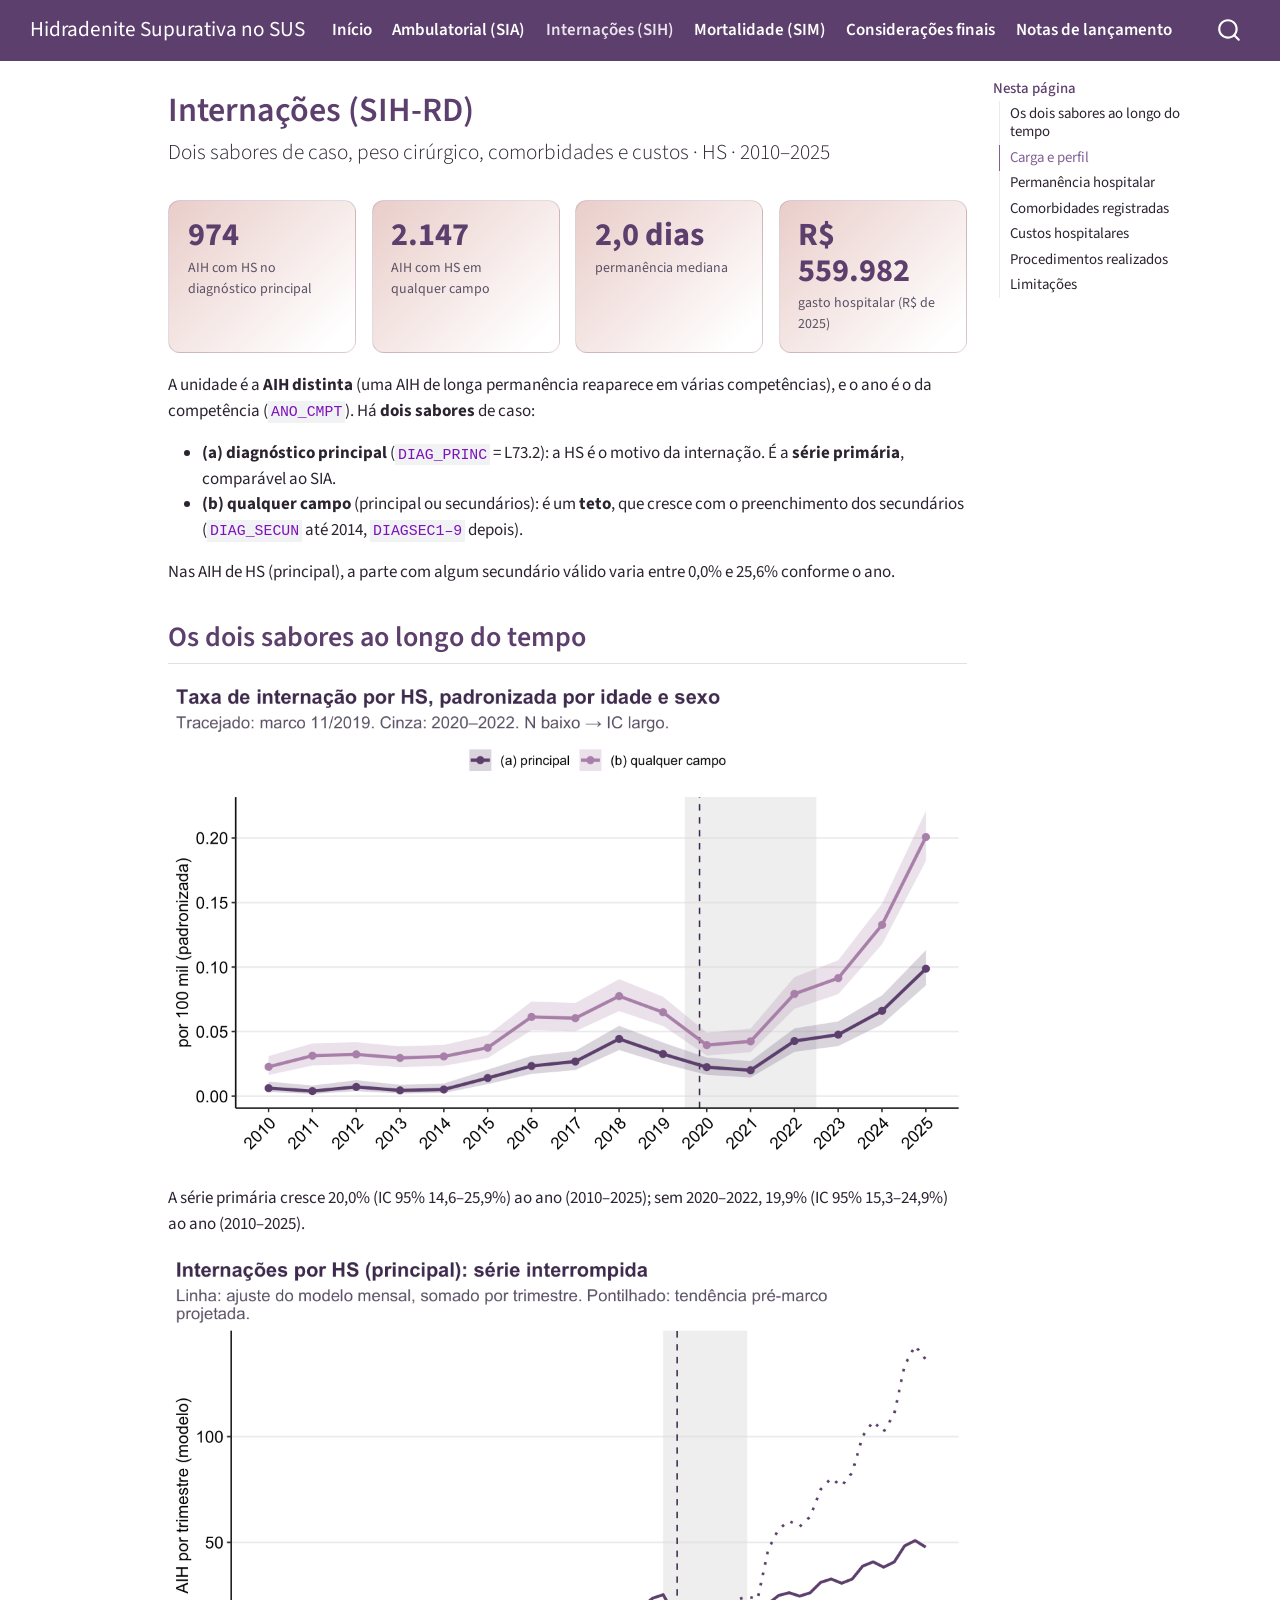
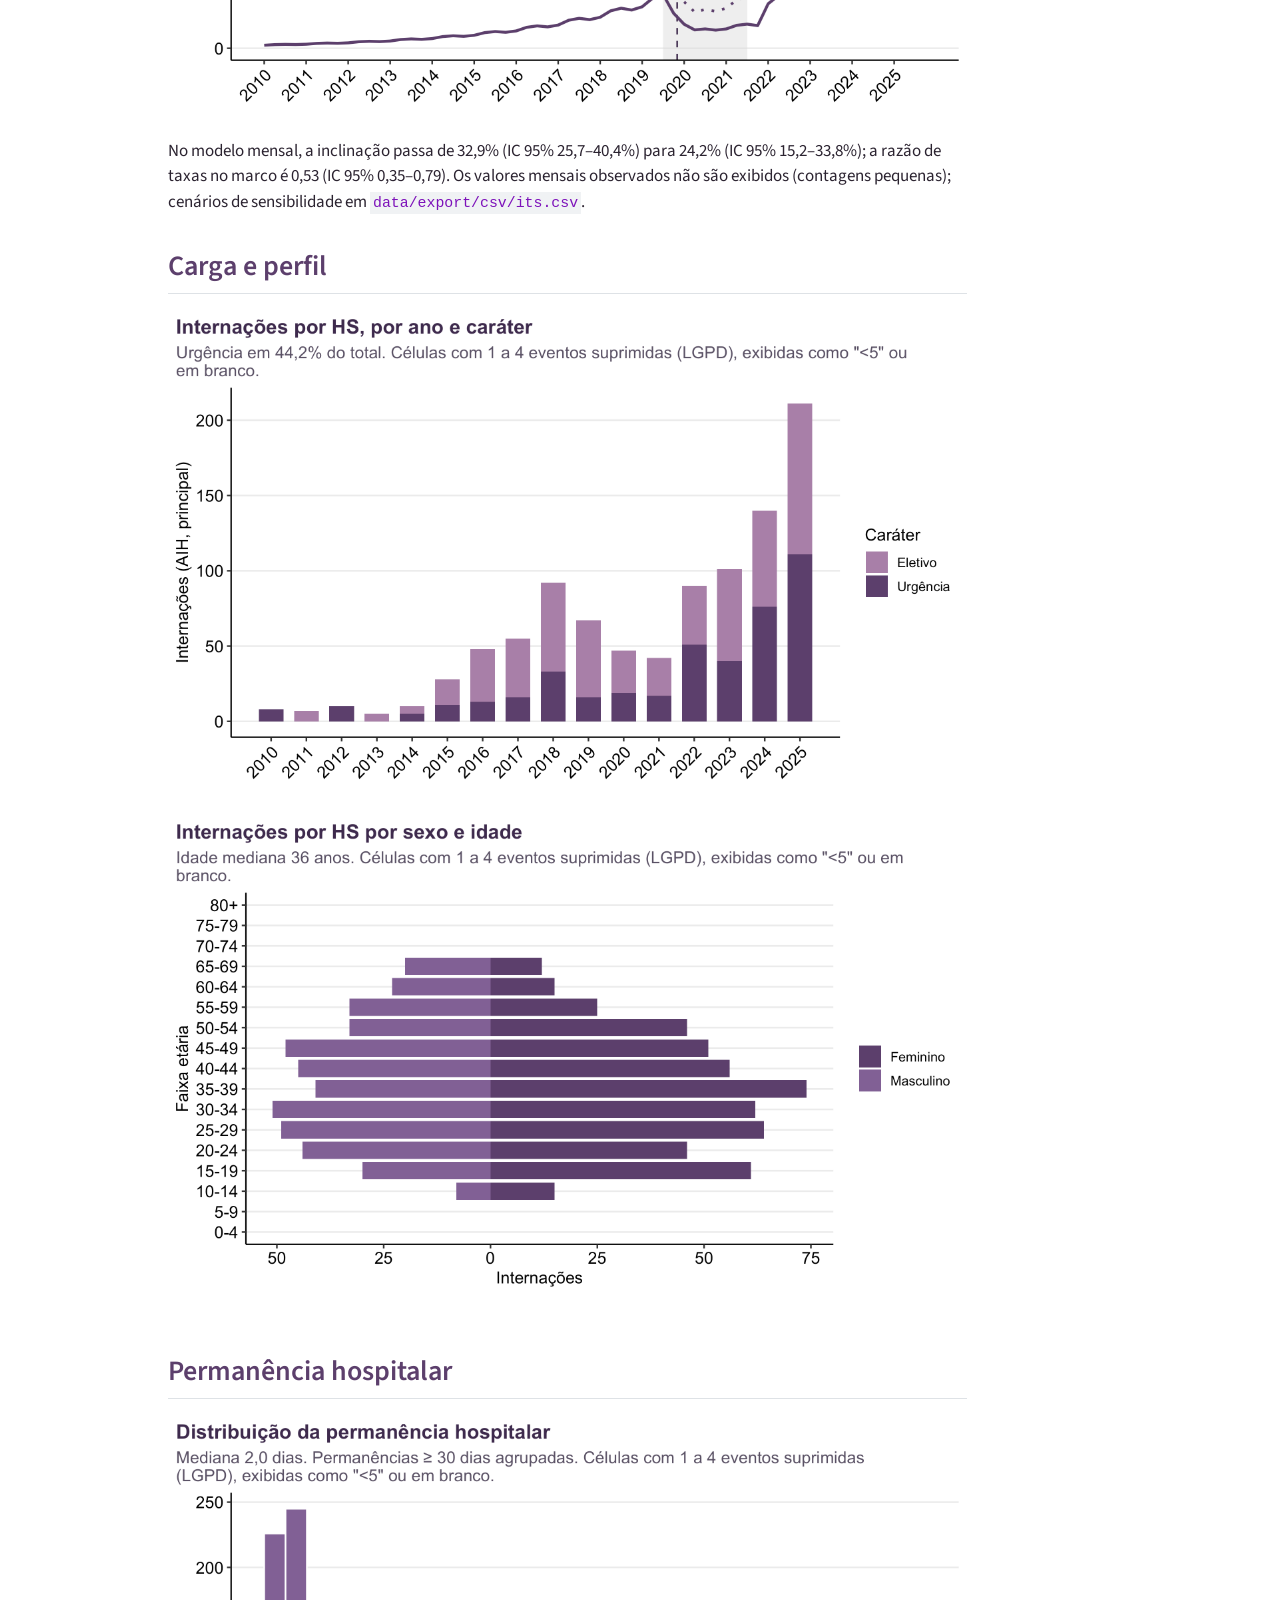
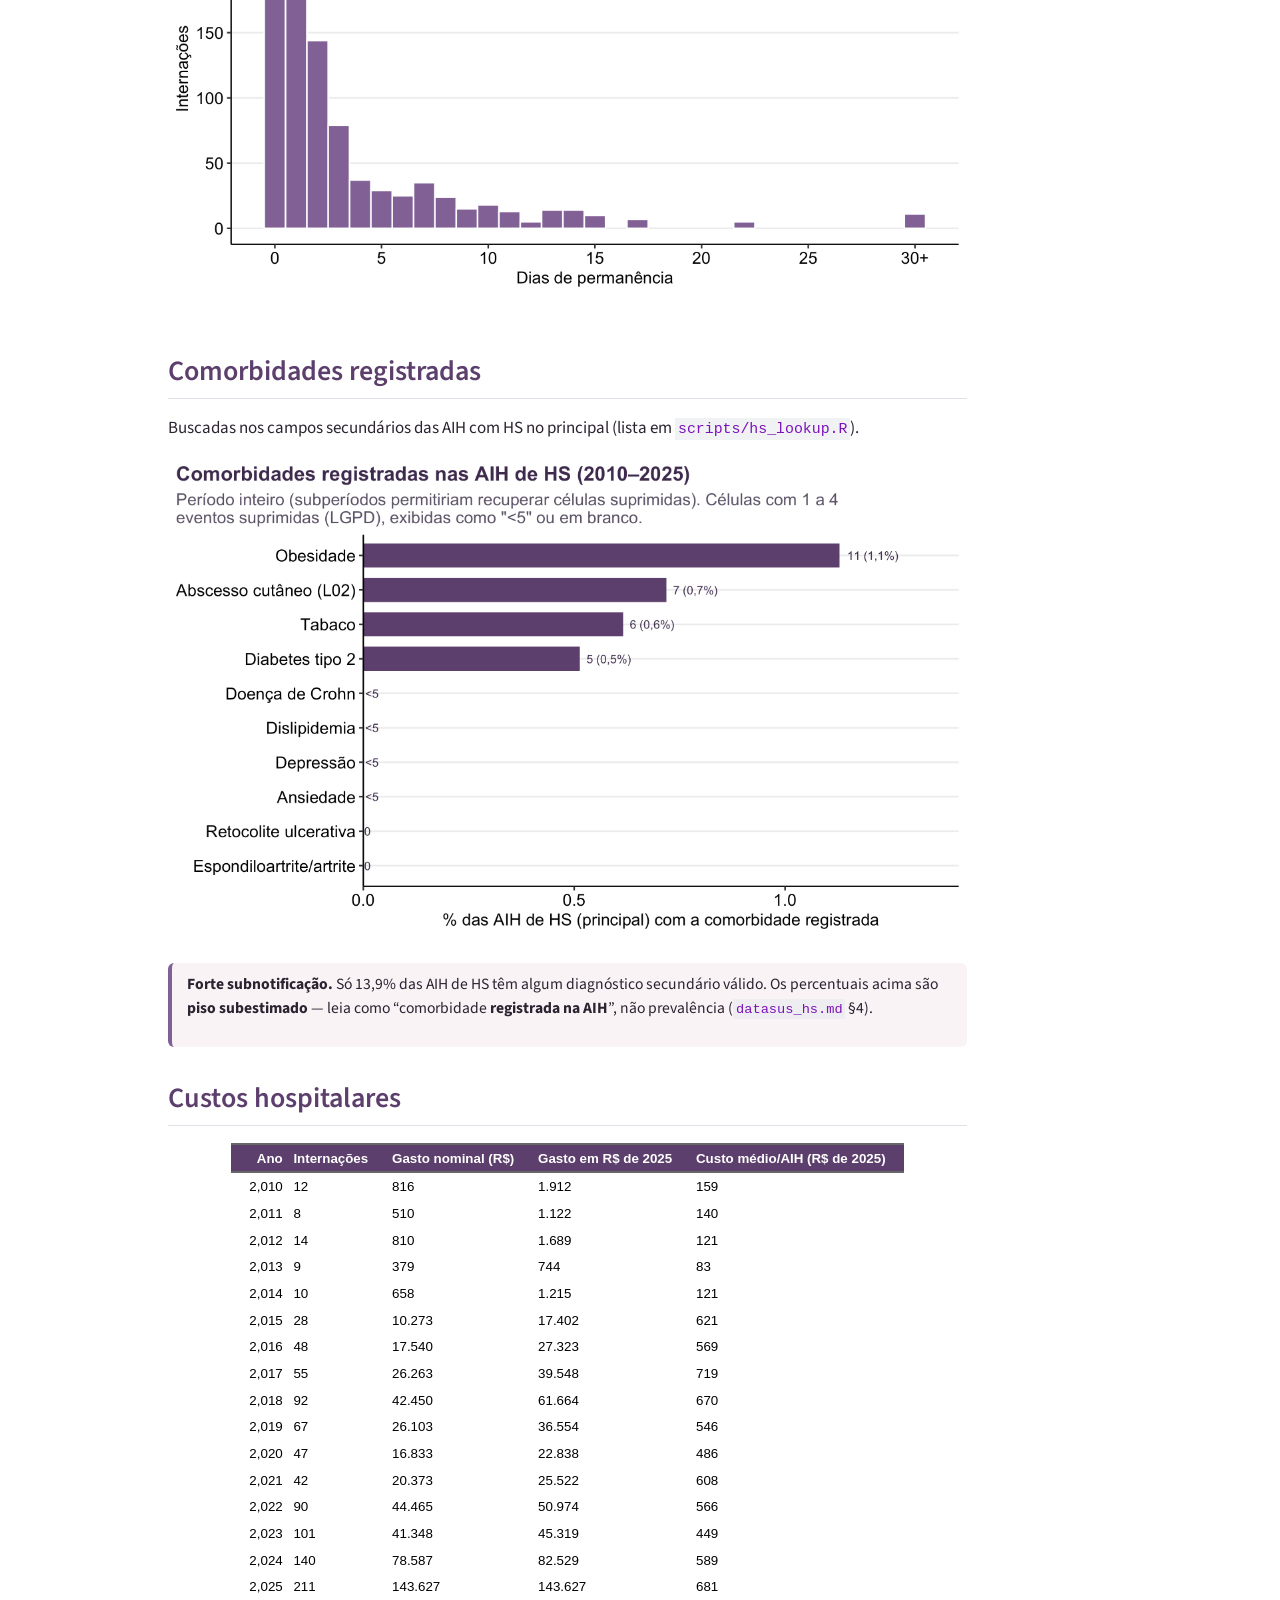
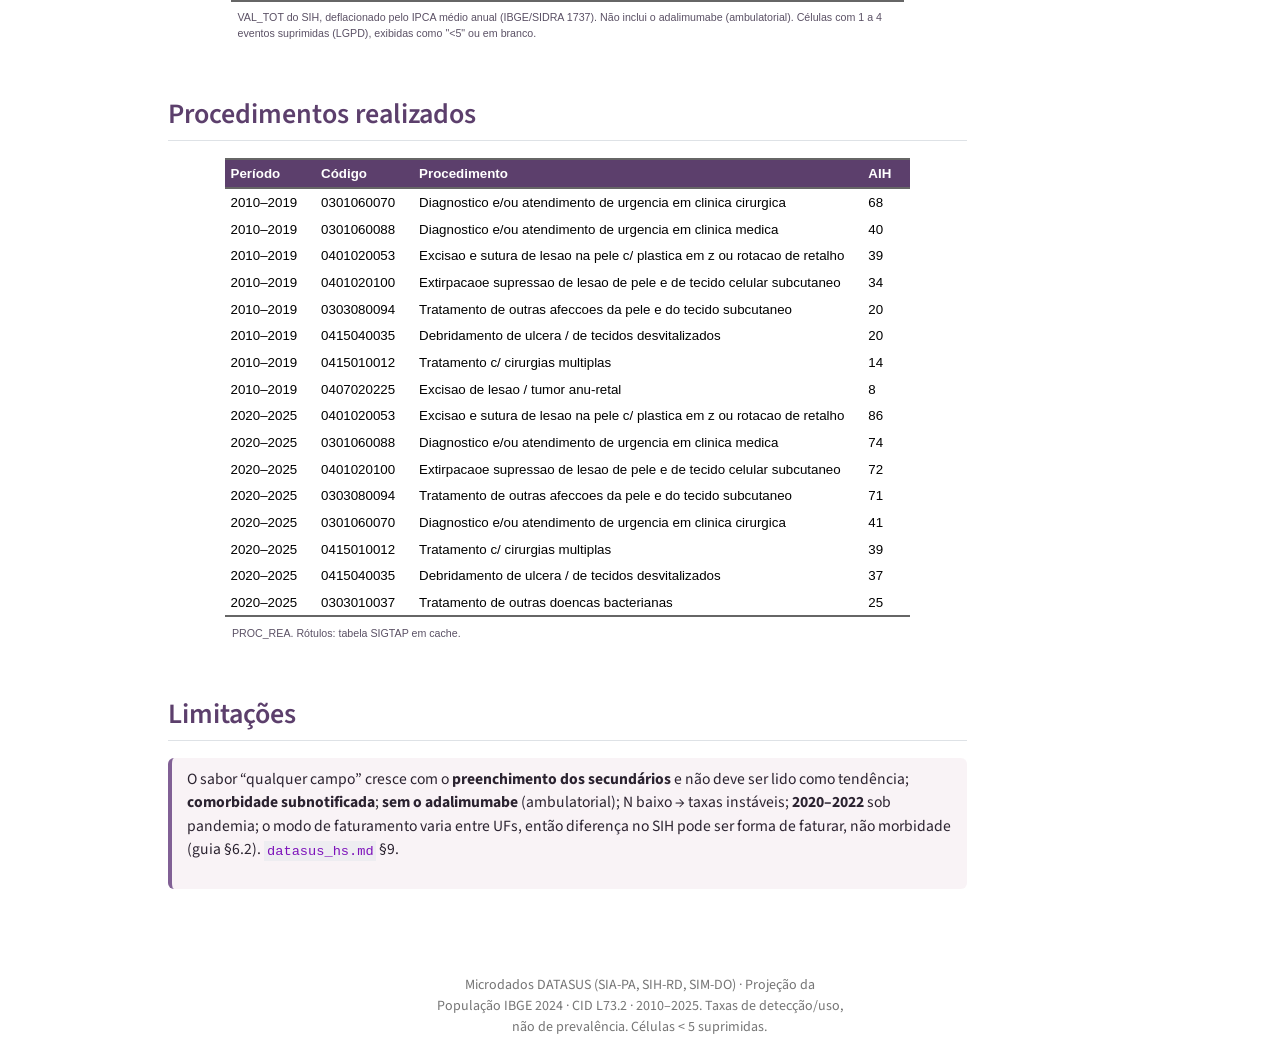
<file: docs/sih_hs.html>
<!DOCTYPE html>
<html xmlns="http://www.w3.org/1999/xhtml" lang="pt" xml:lang="pt"><head>

<meta charset="utf-8">
<meta name="generator" content="quarto-1.9.37">

<meta name="viewport" content="width=device-width, initial-scale=1.0, user-scalable=yes">


<title>Internações (SIH-RD) – Hidradenite Supurativa no SUS</title>
<style>
/* Default styles provided by pandoc.
** See https://pandoc.org/MANUAL.html#variables-for-html for config info.
*/
code{white-space: pre-wrap;}
span.smallcaps{font-variant: small-caps;}
div.columns{display: flex; gap: min(4vw, 1.5em);}
div.column{flex: auto; overflow-x: auto;}
div.hanging-indent{margin-left: 1.5em; text-indent: -1.5em;}
ul.task-list{list-style: none;}
ul.task-list li input[type="checkbox"] {
  width: 0.8em;
  margin: 0 0.8em 0.2em -1em; /* quarto-specific, see https://github.com/quarto-dev/quarto-cli/issues/4556 */ 
  vertical-align: middle;
}
</style>


<script src="site_libs/quarto-nav/quarto-nav.js"></script>
<script src="site_libs/quarto-nav/headroom.min.js"></script>
<script src="site_libs/clipboard/clipboard.min.js"></script>
<script src="site_libs/quarto-search/autocomplete.umd.js"></script>
<script src="site_libs/quarto-search/fuse.min.js"></script>
<script src="site_libs/quarto-search/quarto-search.js"></script>
<meta name="quarto:offset" content="./">
<script src="site_libs/quarto-html/quarto.js" type="module"></script>
<script src="site_libs/quarto-html/tabsets/tabsets.js" type="module"></script>
<script src="site_libs/quarto-html/popper.min.js"></script>
<script src="site_libs/quarto-html/tippy.umd.min.js"></script>
<script src="site_libs/quarto-html/anchor.min.js"></script>
<link href="site_libs/quarto-html/tippy.css" rel="stylesheet">
<link href="site_libs/quarto-html/quarto-syntax-highlighting-7f8f88aac4f3542376d5c11b86a4c14d.css" rel="stylesheet" id="quarto-text-highlighting-styles">
<script src="site_libs/bootstrap/bootstrap.min.js"></script>
<link href="site_libs/bootstrap/bootstrap-icons.css" rel="stylesheet">
<link href="site_libs/bootstrap/bootstrap-8e43b0a3e7ccd0d8d51bb8af812707f5.min.css" rel="stylesheet" append-hash="true" id="quarto-bootstrap" data-mode="light">
<script id="quarto-search-options" type="application/json">{
  "location": "navbar",
  "copy-button": false,
  "collapse-after": 3,
  "panel-placement": "end",
  "type": "overlay",
  "limit": 50,
  "keyboard-shortcut": [
    "f",
    "/",
    "s"
  ],
  "show-item-context": false,
  "language": {
    "search-no-results-text": "Nenhum resultado",
    "search-matching-documents-text": "documentos correspondentes",
    "search-copy-link-title": "Copiar link para a busca",
    "search-hide-matches-text": "Esconder correspondências adicionais",
    "search-more-match-text": "mais correspondência neste documento",
    "search-more-matches-text": "mais correspondências neste documento",
    "search-clear-button-title": "Limpar",
    "search-text-placeholder": "",
    "search-detached-cancel-button-title": "Cancelar",
    "search-submit-button-title": "Enviar",
    "search-label": "Procurar"
  }
}</script>
<link href="site_libs/tabwid-1.1.3/tabwid.css" rel="stylesheet">
<script src="site_libs/tabwid-1.1.3/tabwid.js"></script>


</head>

<body class="nav-fixed quarto-light">

<div id="quarto-search-results"></div>
  <header id="quarto-header" class="headroom fixed-top">
    <nav class="navbar navbar-expand-lg " data-bs-theme="dark">
      <div class="navbar-container container-fluid">
      <div class="navbar-brand-container mx-auto">
    <a class="navbar-brand" href="./index.html">
    <span class="navbar-title">Hidradenite Supurativa no SUS</span>
    </a>
  </div>
            <div id="quarto-search" class="" title="Procurar"></div>
          <button class="navbar-toggler" type="button" data-bs-toggle="collapse" data-bs-target="#navbarCollapse" aria-controls="navbarCollapse" role="menu" aria-expanded="false" aria-label="Alternar de navegação" onclick="if (window.quartoToggleHeadroom) { window.quartoToggleHeadroom(); }">
  <span class="navbar-toggler-icon"></span>
</button>
          <div class="collapse navbar-collapse" id="navbarCollapse">
            <ul class="navbar-nav navbar-nav-scroll me-auto">
  <li class="nav-item">
    <a class="nav-link" href="./index.html"> 
<span class="menu-text">Início</span></a>
  </li>  
  <li class="nav-item">
    <a class="nav-link" href="./sia_hs.html"> 
<span class="menu-text">Ambulatorial (SIA)</span></a>
  </li>  
  <li class="nav-item">
    <a class="nav-link active" href="./sih_hs.html" aria-current="page"> 
<span class="menu-text">Internações (SIH)</span></a>
  </li>  
  <li class="nav-item">
    <a class="nav-link" href="./sim_hs.html"> 
<span class="menu-text">Mortalidade (SIM)</span></a>
  </li>  
  <li class="nav-item">
    <a class="nav-link" href="./consideracoes_finais.html"> 
<span class="menu-text">Considerações finais</span></a>
  </li>  
  <li class="nav-item">
    <a class="nav-link" href="./notas_lancamento.html"> 
<span class="menu-text">Notas de lançamento</span></a>
  </li>  
</ul>
          </div> <!-- /navcollapse -->
            <div class="quarto-navbar-tools">
</div>
      </div> <!-- /container-fluid -->
    </nav>
</header>
<!-- content -->
<div id="quarto-content" class="quarto-container page-columns page-rows-contents page-layout-article page-navbar">
<!-- sidebar -->
<!-- margin-sidebar -->
    <div id="quarto-margin-sidebar" class="sidebar margin-sidebar">
        <nav id="TOC" role="doc-toc" class="toc-active">
    <h2 id="toc-title">Nesta página</h2>
   
  <ul>
  <li><a href="#os-dois-sabores-ao-longo-do-tempo" id="toc-os-dois-sabores-ao-longo-do-tempo" class="nav-link active" data-scroll-target="#os-dois-sabores-ao-longo-do-tempo">Os dois sabores ao longo do tempo</a></li>
  <li><a href="#carga-e-perfil" id="toc-carga-e-perfil" class="nav-link" data-scroll-target="#carga-e-perfil">Carga e perfil</a></li>
  <li><a href="#permanência-hospitalar" id="toc-permanência-hospitalar" class="nav-link" data-scroll-target="#permanência-hospitalar">Permanência hospitalar</a></li>
  <li><a href="#comorbidades-registradas" id="toc-comorbidades-registradas" class="nav-link" data-scroll-target="#comorbidades-registradas">Comorbidades registradas</a></li>
  <li><a href="#custos-hospitalares" id="toc-custos-hospitalares" class="nav-link" data-scroll-target="#custos-hospitalares">Custos hospitalares</a></li>
  <li><a href="#procedimentos-realizados" id="toc-procedimentos-realizados" class="nav-link" data-scroll-target="#procedimentos-realizados">Procedimentos realizados</a></li>
  <li><a href="#limitações" id="toc-limitações" class="nav-link" data-scroll-target="#limitações">Limitações</a></li>
  </ul>
</nav>
    </div>
<!-- main -->
<main class="content" id="quarto-document-content">

<header id="title-block-header" class="quarto-title-block default">
<div class="quarto-title">
<h1 class="title">Internações (SIH-RD)</h1>
<p class="subtitle lead">Dois sabores de caso, peso cirúrgico, comorbidades e custos · HS · 2010–2025</p>
</div>



<div class="quarto-title-meta">

    
  
    
  </div>
  


</header>


<div class="kpi-row">
<div class="kpi-card">
<div class="v">
974
</div>
<div class="l">
AIH com HS no diagnóstico principal
</div>
</div>
<div class="kpi-card">
<div class="v">
2.147
</div>
<div class="l">
AIH com HS em qualquer campo
</div>
</div>
<div class="kpi-card">
<div class="v">
2,0 dias
</div>
<div class="l">
permanência mediana
</div>
</div>
<div class="kpi-card">
<div class="v">
R$ 559.982
</div>
<div class="l">
gasto hospitalar (R$ de 2025)
</div>
</div>
</div>
<p>A unidade é a <strong>AIH distinta</strong> (uma AIH de longa permanência reaparece em várias competências), e o ano é o da competência (<code>ANO_CMPT</code>). Há <strong>dois sabores</strong> de caso:</p>
<ul>
<li><strong>(a) diagnóstico principal</strong> (<code>DIAG_PRINC</code> = L73.2): a HS é o motivo da internação. É a <strong>série primária</strong>, comparável ao SIA.</li>
<li><strong>(b) qualquer campo</strong> (principal ou secundários): é um <strong>teto</strong>, que cresce com o preenchimento dos secundários (<code>DIAG_SECUN</code> até 2014, <code>DIAGSEC1–9</code> depois).</li>
</ul>
<p>Nas AIH de HS (principal), a parte com algum secundário válido varia entre 0,0% e 25,6% conforme o ano.</p>
<section id="os-dois-sabores-ao-longo-do-tempo" class="level2">
<h2 class="anchored" data-anchor-id="os-dois-sabores-ao-longo-do-tempo">Os dois sabores ao longo do tempo</h2>
<div class="cell">
<div class="cell-output-display">
<div>
<figure class="figure">
<p><img src="sih_hs_files/figure-html/sabores-1.png" class="img-fluid figure-img" width="1200"></p>
</figure>
</div>
</div>
</div>
<p>A série primária cresce 20,0% (IC 95% 14,6–25,9%) ao ano (2010–2025); sem 2020–2022, 19,9% (IC 95% 15,3–24,9%) ao ano (2010–2025).</p>
<div class="cell">
<div class="cell-output-display">
<div>
<figure class="figure">
<p><img src="sih_hs_files/figure-html/its-sih-1.png" class="img-fluid figure-img" width="1200"></p>
</figure>
</div>
</div>
</div>
<p>No modelo mensal, a inclinação passa de 32,9% (IC 95% 25,7–40,4%) para 24,2% (IC 95% 15,2–33,8%); a razão de taxas no marco é 0,53 (IC 95% 0,35–0,79). Os valores mensais observados não são exibidos (contagens pequenas); cenários de sensibilidade em <code>data/export/csv/its.csv</code>.</p>
</section>
<section id="carga-e-perfil" class="level2">
<h2 class="anchored" data-anchor-id="carga-e-perfil">Carga e perfil</h2>
<div class="cell">
<div class="cell-output-display">
<div>
<figure class="figure">
<p><img src="sih_hs_files/figure-html/serie-carater-1.png" class="img-fluid figure-img" width="1200"></p>
</figure>
</div>
</div>
</div>
<div class="cell">
<div class="cell-output-display">
<div>
<figure class="figure">
<p><img src="sih_hs_files/figure-html/piramide-sih-1.png" class="img-fluid figure-img" width="1200"></p>
</figure>
</div>
</div>
</div>
</section>
<section id="permanência-hospitalar" class="level2">
<h2 class="anchored" data-anchor-id="permanência-hospitalar">Permanência hospitalar</h2>
<div class="cell">
<div class="cell-output-display">
<div>
<figure class="figure">
<p><img src="sih_hs_files/figure-html/permanencia-1.png" class="img-fluid figure-img" width="1200"></p>
</figure>
</div>
</div>
</div>
</section>
<section id="comorbidades-registradas" class="level2">
<h2 class="anchored" data-anchor-id="comorbidades-registradas">Comorbidades registradas</h2>
<p>Buscadas nos campos secundários das AIH com HS no principal (lista em <code>scripts/hs_lookup.R</code>).</p>
<div class="cell">
<div class="cell-output-display">
<div>
<figure class="figure">
<p><img src="sih_hs_files/figure-html/comorb-1.png" class="img-fluid figure-img" width="1200"></p>
</figure>
</div>
</div>
</div>
<div class="callout-nota">
<p><strong>Forte subnotificação.</strong> Só 13,9% das AIH de HS têm algum diagnóstico secundário válido. Os percentuais acima são <strong>piso subestimado</strong> — leia como “comorbidade <strong>registrada na AIH</strong>”, não prevalência (<code>datasus_hs.md</code> §4).</p>
</div>
</section>
<section id="custos-hospitalares" class="level2">
<h2 class="anchored" data-anchor-id="custos-hospitalares">Custos hospitalares</h2>
<div class="cell">
<div class="cell-output-display">
<div class="tabwid"><style>.cl-c4805d98{}.cl-c47b2724{font-family:'Helvetica';font-size:10pt;font-weight:bold;font-style:normal;text-decoration:none;color:rgba(255, 255, 255, 1.00);background-color:transparent;}.cl-c47b2738{font-family:'Helvetica';font-size:10pt;font-weight:normal;font-style:normal;text-decoration:none;color:rgba(0, 0, 0, 1.00);background-color:transparent;}.cl-c47b2739{font-family:'Helvetica';font-size:8pt;font-weight:normal;font-style:normal;text-decoration:none;color:rgba(91, 81, 101, 1.00);background-color:transparent;}.cl-c47d37b2{margin:0;text-align:right;border-bottom: 0 solid rgba(0, 0, 0, 1.00);border-top: 0 solid rgba(0, 0, 0, 1.00);border-left: 0 solid rgba(0, 0, 0, 1.00);border-right: 0 solid rgba(0, 0, 0, 1.00);padding-bottom:4pt;padding-top:4pt;padding-left:4pt;padding-right:4pt;line-height: 1;background-color:transparent;}.cl-c47d37bc{margin:0;text-align:left;border-bottom: 0 solid rgba(0, 0, 0, 1.00);border-top: 0 solid rgba(0, 0, 0, 1.00);border-left: 0 solid rgba(0, 0, 0, 1.00);border-right: 0 solid rgba(0, 0, 0, 1.00);padding-bottom:4pt;padding-top:4pt;padding-left:4pt;padding-right:4pt;line-height: 1;background-color:transparent;}.cl-c47d37c6{margin:0;text-align:left;border-bottom: 0 solid rgba(0, 0, 0, 1.00);border-top: 0 solid rgba(0, 0, 0, 1.00);border-left: 0 solid rgba(0, 0, 0, 1.00);border-right: 0 solid rgba(0, 0, 0, 1.00);padding-bottom:5pt;padding-top:5pt;padding-left:5pt;padding-right:5pt;line-height: 1;background-color:transparent;}.cl-c47d4d60{width:0.596in;background-color:rgba(92, 63, 108, 1.00);vertical-align: middle;border-bottom: 1.5pt solid rgba(102, 102, 102, 1.00);border-top: 1.5pt solid rgba(102, 102, 102, 1.00);border-left: 0 solid rgba(0, 0, 0, 1.00);border-right: 0 solid rgba(0, 0, 0, 1.00);margin-bottom:0;margin-top:0;margin-left:0;margin-right:0;}.cl-c47d4d61{width:1.028in;background-color:rgba(92, 63, 108, 1.00);vertical-align: middle;border-bottom: 1.5pt solid rgba(102, 102, 102, 1.00);border-top: 1.5pt solid rgba(102, 102, 102, 1.00);border-left: 0 solid rgba(0, 0, 0, 1.00);border-right: 0 solid rgba(0, 0, 0, 1.00);margin-bottom:0;margin-top:0;margin-left:0;margin-right:0;}.cl-c47d4d6a{width:1.521in;background-color:rgba(92, 63, 108, 1.00);vertical-align: middle;border-bottom: 1.5pt solid rgba(102, 102, 102, 1.00);border-top: 1.5pt solid rgba(102, 102, 102, 1.00);border-left: 0 solid rgba(0, 0, 0, 1.00);border-right: 0 solid rgba(0, 0, 0, 1.00);margin-bottom:0;margin-top:0;margin-left:0;margin-right:0;}.cl-c47d4d6b{width:1.645in;background-color:rgba(92, 63, 108, 1.00);vertical-align: middle;border-bottom: 1.5pt solid rgba(102, 102, 102, 1.00);border-top: 1.5pt solid rgba(102, 102, 102, 1.00);border-left: 0 solid rgba(0, 0, 0, 1.00);border-right: 0 solid rgba(0, 0, 0, 1.00);margin-bottom:0;margin-top:0;margin-left:0;margin-right:0;}.cl-c47d4d6c{width:2.224in;background-color:rgba(92, 63, 108, 1.00);vertical-align: middle;border-bottom: 1.5pt solid rgba(102, 102, 102, 1.00);border-top: 1.5pt solid rgba(102, 102, 102, 1.00);border-left: 0 solid rgba(0, 0, 0, 1.00);border-right: 0 solid rgba(0, 0, 0, 1.00);margin-bottom:0;margin-top:0;margin-left:0;margin-right:0;}.cl-c47d4d74{width:0.596in;background-color:transparent;vertical-align: middle;border-bottom: 0 solid rgba(0, 0, 0, 1.00);border-top: 0 solid rgba(0, 0, 0, 1.00);border-left: 0 solid rgba(0, 0, 0, 1.00);border-right: 0 solid rgba(0, 0, 0, 1.00);margin-bottom:0;margin-top:0;margin-left:0;margin-right:0;}.cl-c47d4d7e{width:1.028in;background-color:transparent;vertical-align: middle;border-bottom: 0 solid rgba(0, 0, 0, 1.00);border-top: 0 solid rgba(0, 0, 0, 1.00);border-left: 0 solid rgba(0, 0, 0, 1.00);border-right: 0 solid rgba(0, 0, 0, 1.00);margin-bottom:0;margin-top:0;margin-left:0;margin-right:0;}.cl-c47d4d7f{width:1.521in;background-color:transparent;vertical-align: middle;border-bottom: 0 solid rgba(0, 0, 0, 1.00);border-top: 0 solid rgba(0, 0, 0, 1.00);border-left: 0 solid rgba(0, 0, 0, 1.00);border-right: 0 solid rgba(0, 0, 0, 1.00);margin-bottom:0;margin-top:0;margin-left:0;margin-right:0;}.cl-c47d4d80{width:1.645in;background-color:transparent;vertical-align: middle;border-bottom: 0 solid rgba(0, 0, 0, 1.00);border-top: 0 solid rgba(0, 0, 0, 1.00);border-left: 0 solid rgba(0, 0, 0, 1.00);border-right: 0 solid rgba(0, 0, 0, 1.00);margin-bottom:0;margin-top:0;margin-left:0;margin-right:0;}.cl-c47d4d88{width:2.224in;background-color:transparent;vertical-align: middle;border-bottom: 0 solid rgba(0, 0, 0, 1.00);border-top: 0 solid rgba(0, 0, 0, 1.00);border-left: 0 solid rgba(0, 0, 0, 1.00);border-right: 0 solid rgba(0, 0, 0, 1.00);margin-bottom:0;margin-top:0;margin-left:0;margin-right:0;}.cl-c47d4d89{width:0.596in;background-color:transparent;vertical-align: middle;border-bottom: 0 solid rgba(0, 0, 0, 1.00);border-top: 0 solid rgba(0, 0, 0, 1.00);border-left: 0 solid rgba(0, 0, 0, 1.00);border-right: 0 solid rgba(0, 0, 0, 1.00);margin-bottom:0;margin-top:0;margin-left:0;margin-right:0;}.cl-c47d4d92{width:1.028in;background-color:transparent;vertical-align: middle;border-bottom: 0 solid rgba(0, 0, 0, 1.00);border-top: 0 solid rgba(0, 0, 0, 1.00);border-left: 0 solid rgba(0, 0, 0, 1.00);border-right: 0 solid rgba(0, 0, 0, 1.00);margin-bottom:0;margin-top:0;margin-left:0;margin-right:0;}.cl-c47d4d93{width:1.521in;background-color:transparent;vertical-align: middle;border-bottom: 0 solid rgba(0, 0, 0, 1.00);border-top: 0 solid rgba(0, 0, 0, 1.00);border-left: 0 solid rgba(0, 0, 0, 1.00);border-right: 0 solid rgba(0, 0, 0, 1.00);margin-bottom:0;margin-top:0;margin-left:0;margin-right:0;}.cl-c47d4d9c{width:1.645in;background-color:transparent;vertical-align: middle;border-bottom: 0 solid rgba(0, 0, 0, 1.00);border-top: 0 solid rgba(0, 0, 0, 1.00);border-left: 0 solid rgba(0, 0, 0, 1.00);border-right: 0 solid rgba(0, 0, 0, 1.00);margin-bottom:0;margin-top:0;margin-left:0;margin-right:0;}.cl-c47d4d9d{width:2.224in;background-color:transparent;vertical-align: middle;border-bottom: 0 solid rgba(0, 0, 0, 1.00);border-top: 0 solid rgba(0, 0, 0, 1.00);border-left: 0 solid rgba(0, 0, 0, 1.00);border-right: 0 solid rgba(0, 0, 0, 1.00);margin-bottom:0;margin-top:0;margin-left:0;margin-right:0;}.cl-c47d4da6{width:0.596in;background-color:transparent;vertical-align: middle;border-bottom: 1.5pt solid rgba(102, 102, 102, 1.00);border-top: 0 solid rgba(0, 0, 0, 1.00);border-left: 0 solid rgba(0, 0, 0, 1.00);border-right: 0 solid rgba(0, 0, 0, 1.00);margin-bottom:0;margin-top:0;margin-left:0;margin-right:0;}.cl-c47d4da7{width:1.028in;background-color:transparent;vertical-align: middle;border-bottom: 1.5pt solid rgba(102, 102, 102, 1.00);border-top: 0 solid rgba(0, 0, 0, 1.00);border-left: 0 solid rgba(0, 0, 0, 1.00);border-right: 0 solid rgba(0, 0, 0, 1.00);margin-bottom:0;margin-top:0;margin-left:0;margin-right:0;}.cl-c47d4db0{width:1.521in;background-color:transparent;vertical-align: middle;border-bottom: 1.5pt solid rgba(102, 102, 102, 1.00);border-top: 0 solid rgba(0, 0, 0, 1.00);border-left: 0 solid rgba(0, 0, 0, 1.00);border-right: 0 solid rgba(0, 0, 0, 1.00);margin-bottom:0;margin-top:0;margin-left:0;margin-right:0;}.cl-c47d4db1{width:1.645in;background-color:transparent;vertical-align: middle;border-bottom: 1.5pt solid rgba(102, 102, 102, 1.00);border-top: 0 solid rgba(0, 0, 0, 1.00);border-left: 0 solid rgba(0, 0, 0, 1.00);border-right: 0 solid rgba(0, 0, 0, 1.00);margin-bottom:0;margin-top:0;margin-left:0;margin-right:0;}.cl-c47d4dba{width:2.224in;background-color:transparent;vertical-align: middle;border-bottom: 1.5pt solid rgba(102, 102, 102, 1.00);border-top: 0 solid rgba(0, 0, 0, 1.00);border-left: 0 solid rgba(0, 0, 0, 1.00);border-right: 0 solid rgba(0, 0, 0, 1.00);margin-bottom:0;margin-top:0;margin-left:0;margin-right:0;}.cl-c47d4dbb{width:0.596in;background-color:transparent;vertical-align: middle;border-bottom: 0 solid rgba(255, 255, 255, 0.00);border-top: 0 solid rgba(255, 255, 255, 0.00);border-left: 0 solid rgba(255, 255, 255, 0.00);border-right: 0 solid rgba(255, 255, 255, 0.00);margin-bottom:0;margin-top:0;margin-left:0;margin-right:0;}.cl-c47d4dc4{width:1.028in;background-color:transparent;vertical-align: middle;border-bottom: 0 solid rgba(255, 255, 255, 0.00);border-top: 0 solid rgba(255, 255, 255, 0.00);border-left: 0 solid rgba(255, 255, 255, 0.00);border-right: 0 solid rgba(255, 255, 255, 0.00);margin-bottom:0;margin-top:0;margin-left:0;margin-right:0;}.cl-c47d4dc5{width:1.521in;background-color:transparent;vertical-align: middle;border-bottom: 0 solid rgba(255, 255, 255, 0.00);border-top: 0 solid rgba(255, 255, 255, 0.00);border-left: 0 solid rgba(255, 255, 255, 0.00);border-right: 0 solid rgba(255, 255, 255, 0.00);margin-bottom:0;margin-top:0;margin-left:0;margin-right:0;}.cl-c47d4dc6{width:1.645in;background-color:transparent;vertical-align: middle;border-bottom: 0 solid rgba(255, 255, 255, 0.00);border-top: 0 solid rgba(255, 255, 255, 0.00);border-left: 0 solid rgba(255, 255, 255, 0.00);border-right: 0 solid rgba(255, 255, 255, 0.00);margin-bottom:0;margin-top:0;margin-left:0;margin-right:0;}.cl-c47d4dce{width:2.224in;background-color:transparent;vertical-align: middle;border-bottom: 0 solid rgba(255, 255, 255, 0.00);border-top: 0 solid rgba(255, 255, 255, 0.00);border-left: 0 solid rgba(255, 255, 255, 0.00);border-right: 0 solid rgba(255, 255, 255, 0.00);margin-bottom:0;margin-top:0;margin-left:0;margin-right:0;}</style><table data-quarto-disable-processing="true" class="cl-c4805d98"><thead><tr style="overflow-wrap:break-word;"><th class="cl-c47d4d60"><p class="cl-c47d37b2"><span class="cl-c47b2724">Ano</span></p></th><th class="cl-c47d4d61"><p class="cl-c47d37bc"><span class="cl-c47b2724">Internações</span></p></th><th class="cl-c47d4d6a"><p class="cl-c47d37bc"><span class="cl-c47b2724">Gasto nominal (R$)</span></p></th><th class="cl-c47d4d6b"><p class="cl-c47d37bc"><span class="cl-c47b2724">Gasto em R$ de 2025</span></p></th><th class="cl-c47d4d6c"><p class="cl-c47d37bc"><span class="cl-c47b2724">Custo médio/AIH (R$ de 2025)</span></p></th></tr></thead><tbody><tr style="overflow-wrap:break-word;"><td class="cl-c47d4d74"><p class="cl-c47d37b2"><span class="cl-c47b2738">2,010</span></p></td><td class="cl-c47d4d7e"><p class="cl-c47d37bc"><span class="cl-c47b2738">12</span></p></td><td class="cl-c47d4d7f"><p class="cl-c47d37bc"><span class="cl-c47b2738">816</span></p></td><td class="cl-c47d4d80"><p class="cl-c47d37bc"><span class="cl-c47b2738">1.912</span></p></td><td class="cl-c47d4d88"><p class="cl-c47d37bc"><span class="cl-c47b2738">159</span></p></td></tr><tr style="overflow-wrap:break-word;"><td class="cl-c47d4d74"><p class="cl-c47d37b2"><span class="cl-c47b2738">2,011</span></p></td><td class="cl-c47d4d7e"><p class="cl-c47d37bc"><span class="cl-c47b2738">8</span></p></td><td class="cl-c47d4d7f"><p class="cl-c47d37bc"><span class="cl-c47b2738">510</span></p></td><td class="cl-c47d4d80"><p class="cl-c47d37bc"><span class="cl-c47b2738">1.122</span></p></td><td class="cl-c47d4d88"><p class="cl-c47d37bc"><span class="cl-c47b2738">140</span></p></td></tr><tr style="overflow-wrap:break-word;"><td class="cl-c47d4d74"><p class="cl-c47d37b2"><span class="cl-c47b2738">2,012</span></p></td><td class="cl-c47d4d7e"><p class="cl-c47d37bc"><span class="cl-c47b2738">14</span></p></td><td class="cl-c47d4d7f"><p class="cl-c47d37bc"><span class="cl-c47b2738">810</span></p></td><td class="cl-c47d4d80"><p class="cl-c47d37bc"><span class="cl-c47b2738">1.689</span></p></td><td class="cl-c47d4d88"><p class="cl-c47d37bc"><span class="cl-c47b2738">121</span></p></td></tr><tr style="overflow-wrap:break-word;"><td class="cl-c47d4d74"><p class="cl-c47d37b2"><span class="cl-c47b2738">2,013</span></p></td><td class="cl-c47d4d7e"><p class="cl-c47d37bc"><span class="cl-c47b2738">9</span></p></td><td class="cl-c47d4d7f"><p class="cl-c47d37bc"><span class="cl-c47b2738">379</span></p></td><td class="cl-c47d4d80"><p class="cl-c47d37bc"><span class="cl-c47b2738">744</span></p></td><td class="cl-c47d4d88"><p class="cl-c47d37bc"><span class="cl-c47b2738">83</span></p></td></tr><tr style="overflow-wrap:break-word;"><td class="cl-c47d4d74"><p class="cl-c47d37b2"><span class="cl-c47b2738">2,014</span></p></td><td class="cl-c47d4d7e"><p class="cl-c47d37bc"><span class="cl-c47b2738">10</span></p></td><td class="cl-c47d4d7f"><p class="cl-c47d37bc"><span class="cl-c47b2738">658</span></p></td><td class="cl-c47d4d80"><p class="cl-c47d37bc"><span class="cl-c47b2738">1.215</span></p></td><td class="cl-c47d4d88"><p class="cl-c47d37bc"><span class="cl-c47b2738">121</span></p></td></tr><tr style="overflow-wrap:break-word;"><td class="cl-c47d4d74"><p class="cl-c47d37b2"><span class="cl-c47b2738">2,015</span></p></td><td class="cl-c47d4d7e"><p class="cl-c47d37bc"><span class="cl-c47b2738">28</span></p></td><td class="cl-c47d4d7f"><p class="cl-c47d37bc"><span class="cl-c47b2738">10.273</span></p></td><td class="cl-c47d4d80"><p class="cl-c47d37bc"><span class="cl-c47b2738">17.402</span></p></td><td class="cl-c47d4d88"><p class="cl-c47d37bc"><span class="cl-c47b2738">621</span></p></td></tr><tr style="overflow-wrap:break-word;"><td class="cl-c47d4d89"><p class="cl-c47d37b2"><span class="cl-c47b2738">2,016</span></p></td><td class="cl-c47d4d92"><p class="cl-c47d37bc"><span class="cl-c47b2738">48</span></p></td><td class="cl-c47d4d93"><p class="cl-c47d37bc"><span class="cl-c47b2738">17.540</span></p></td><td class="cl-c47d4d9c"><p class="cl-c47d37bc"><span class="cl-c47b2738">27.323</span></p></td><td class="cl-c47d4d9d"><p class="cl-c47d37bc"><span class="cl-c47b2738">569</span></p></td></tr><tr style="overflow-wrap:break-word;"><td class="cl-c47d4d74"><p class="cl-c47d37b2"><span class="cl-c47b2738">2,017</span></p></td><td class="cl-c47d4d7e"><p class="cl-c47d37bc"><span class="cl-c47b2738">55</span></p></td><td class="cl-c47d4d7f"><p class="cl-c47d37bc"><span class="cl-c47b2738">26.263</span></p></td><td class="cl-c47d4d80"><p class="cl-c47d37bc"><span class="cl-c47b2738">39.548</span></p></td><td class="cl-c47d4d88"><p class="cl-c47d37bc"><span class="cl-c47b2738">719</span></p></td></tr><tr style="overflow-wrap:break-word;"><td class="cl-c47d4d74"><p class="cl-c47d37b2"><span class="cl-c47b2738">2,018</span></p></td><td class="cl-c47d4d7e"><p class="cl-c47d37bc"><span class="cl-c47b2738">92</span></p></td><td class="cl-c47d4d7f"><p class="cl-c47d37bc"><span class="cl-c47b2738">42.450</span></p></td><td class="cl-c47d4d80"><p class="cl-c47d37bc"><span class="cl-c47b2738">61.664</span></p></td><td class="cl-c47d4d88"><p class="cl-c47d37bc"><span class="cl-c47b2738">670</span></p></td></tr><tr style="overflow-wrap:break-word;"><td class="cl-c47d4d74"><p class="cl-c47d37b2"><span class="cl-c47b2738">2,019</span></p></td><td class="cl-c47d4d7e"><p class="cl-c47d37bc"><span class="cl-c47b2738">67</span></p></td><td class="cl-c47d4d7f"><p class="cl-c47d37bc"><span class="cl-c47b2738">26.103</span></p></td><td class="cl-c47d4d80"><p class="cl-c47d37bc"><span class="cl-c47b2738">36.554</span></p></td><td class="cl-c47d4d88"><p class="cl-c47d37bc"><span class="cl-c47b2738">546</span></p></td></tr><tr style="overflow-wrap:break-word;"><td class="cl-c47d4d74"><p class="cl-c47d37b2"><span class="cl-c47b2738">2,020</span></p></td><td class="cl-c47d4d7e"><p class="cl-c47d37bc"><span class="cl-c47b2738">47</span></p></td><td class="cl-c47d4d7f"><p class="cl-c47d37bc"><span class="cl-c47b2738">16.833</span></p></td><td class="cl-c47d4d80"><p class="cl-c47d37bc"><span class="cl-c47b2738">22.838</span></p></td><td class="cl-c47d4d88"><p class="cl-c47d37bc"><span class="cl-c47b2738">486</span></p></td></tr><tr style="overflow-wrap:break-word;"><td class="cl-c47d4d74"><p class="cl-c47d37b2"><span class="cl-c47b2738">2,021</span></p></td><td class="cl-c47d4d7e"><p class="cl-c47d37bc"><span class="cl-c47b2738">42</span></p></td><td class="cl-c47d4d7f"><p class="cl-c47d37bc"><span class="cl-c47b2738">20.373</span></p></td><td class="cl-c47d4d80"><p class="cl-c47d37bc"><span class="cl-c47b2738">25.522</span></p></td><td class="cl-c47d4d88"><p class="cl-c47d37bc"><span class="cl-c47b2738">608</span></p></td></tr><tr style="overflow-wrap:break-word;"><td class="cl-c47d4d74"><p class="cl-c47d37b2"><span class="cl-c47b2738">2,022</span></p></td><td class="cl-c47d4d7e"><p class="cl-c47d37bc"><span class="cl-c47b2738">90</span></p></td><td class="cl-c47d4d7f"><p class="cl-c47d37bc"><span class="cl-c47b2738">44.465</span></p></td><td class="cl-c47d4d80"><p class="cl-c47d37bc"><span class="cl-c47b2738">50.974</span></p></td><td class="cl-c47d4d88"><p class="cl-c47d37bc"><span class="cl-c47b2738">566</span></p></td></tr><tr style="overflow-wrap:break-word;"><td class="cl-c47d4d74"><p class="cl-c47d37b2"><span class="cl-c47b2738">2,023</span></p></td><td class="cl-c47d4d7e"><p class="cl-c47d37bc"><span class="cl-c47b2738">101</span></p></td><td class="cl-c47d4d7f"><p class="cl-c47d37bc"><span class="cl-c47b2738">41.348</span></p></td><td class="cl-c47d4d80"><p class="cl-c47d37bc"><span class="cl-c47b2738">45.319</span></p></td><td class="cl-c47d4d88"><p class="cl-c47d37bc"><span class="cl-c47b2738">449</span></p></td></tr><tr style="overflow-wrap:break-word;"><td class="cl-c47d4d74"><p class="cl-c47d37b2"><span class="cl-c47b2738">2,024</span></p></td><td class="cl-c47d4d7e"><p class="cl-c47d37bc"><span class="cl-c47b2738">140</span></p></td><td class="cl-c47d4d7f"><p class="cl-c47d37bc"><span class="cl-c47b2738">78.587</span></p></td><td class="cl-c47d4d80"><p class="cl-c47d37bc"><span class="cl-c47b2738">82.529</span></p></td><td class="cl-c47d4d88"><p class="cl-c47d37bc"><span class="cl-c47b2738">589</span></p></td></tr><tr style="overflow-wrap:break-word;"><td class="cl-c47d4da6"><p class="cl-c47d37b2"><span class="cl-c47b2738">2,025</span></p></td><td class="cl-c47d4da7"><p class="cl-c47d37bc"><span class="cl-c47b2738">211</span></p></td><td class="cl-c47d4db0"><p class="cl-c47d37bc"><span class="cl-c47b2738">143.627</span></p></td><td class="cl-c47d4db1"><p class="cl-c47d37bc"><span class="cl-c47b2738">143.627</span></p></td><td class="cl-c47d4dba"><p class="cl-c47d37bc"><span class="cl-c47b2738">681</span></p></td></tr></tbody><tfoot><tr style="overflow-wrap:break-word;"><td colspan="5" class="cl-c47d4dbb"><p class="cl-c47d37c6"><span class="cl-c47b2739">VAL_TOT do SIH, deflacionado pelo IPCA médio anual (IBGE/SIDRA 1737). Não inclui o adalimumabe (ambulatorial). Células com 1 a 4 eventos suprimidas (LGPD), exibidas como "&lt;5" ou em branco.</span></p></td></tr></tfoot></table></div>
</div>
</div>
</section>
<section id="procedimentos-realizados" class="level2">
<h2 class="anchored" data-anchor-id="procedimentos-realizados">Procedimentos realizados</h2>
<div class="cell">
<div class="cell-output-display">
<div class="tabwid"><style>.cl-c4983062{}.cl-c4939cdc{font-family:'Helvetica';font-size:10pt;font-weight:bold;font-style:normal;text-decoration:none;color:rgba(255, 255, 255, 1.00);background-color:transparent;}.cl-c4939ce6{font-family:'Helvetica';font-size:10pt;font-weight:normal;font-style:normal;text-decoration:none;color:rgba(0, 0, 0, 1.00);background-color:transparent;}.cl-c4939ce7{font-family:'Helvetica';font-size:8pt;font-weight:normal;font-style:normal;text-decoration:none;color:rgba(91, 81, 101, 1.00);background-color:transparent;}.cl-c4956d00{margin:0;text-align:left;border-bottom: 0 solid rgba(0, 0, 0, 1.00);border-top: 0 solid rgba(0, 0, 0, 1.00);border-left: 0 solid rgba(0, 0, 0, 1.00);border-right: 0 solid rgba(0, 0, 0, 1.00);padding-bottom:4pt;padding-top:4pt;padding-left:4pt;padding-right:4pt;line-height: 1;background-color:transparent;}.cl-c4956d01{margin:0;text-align:left;border-bottom: 0 solid rgba(0, 0, 0, 1.00);border-top: 0 solid rgba(0, 0, 0, 1.00);border-left: 0 solid rgba(0, 0, 0, 1.00);border-right: 0 solid rgba(0, 0, 0, 1.00);padding-bottom:5pt;padding-top:5pt;padding-left:5pt;padding-right:5pt;line-height: 1;background-color:transparent;}.cl-c49580e2{width:0.943in;background-color:rgba(92, 63, 108, 1.00);vertical-align: middle;border-bottom: 1.5pt solid rgba(102, 102, 102, 1.00);border-top: 1.5pt solid rgba(102, 102, 102, 1.00);border-left: 0 solid rgba(0, 0, 0, 1.00);border-right: 0 solid rgba(0, 0, 0, 1.00);margin-bottom:0;margin-top:0;margin-left:0;margin-right:0;}.cl-c49580ec{width:1.021in;background-color:rgba(92, 63, 108, 1.00);vertical-align: middle;border-bottom: 1.5pt solid rgba(102, 102, 102, 1.00);border-top: 1.5pt solid rgba(102, 102, 102, 1.00);border-left: 0 solid rgba(0, 0, 0, 1.00);border-right: 0 solid rgba(0, 0, 0, 1.00);margin-bottom:0;margin-top:0;margin-left:0;margin-right:0;}.cl-c49580ed{width:4.68in;background-color:rgba(92, 63, 108, 1.00);vertical-align: middle;border-bottom: 1.5pt solid rgba(102, 102, 102, 1.00);border-top: 1.5pt solid rgba(102, 102, 102, 1.00);border-left: 0 solid rgba(0, 0, 0, 1.00);border-right: 0 solid rgba(0, 0, 0, 1.00);margin-bottom:0;margin-top:0;margin-left:0;margin-right:0;}.cl-c49580f6{width:0.487in;background-color:rgba(92, 63, 108, 1.00);vertical-align: middle;border-bottom: 1.5pt solid rgba(102, 102, 102, 1.00);border-top: 1.5pt solid rgba(102, 102, 102, 1.00);border-left: 0 solid rgba(0, 0, 0, 1.00);border-right: 0 solid rgba(0, 0, 0, 1.00);margin-bottom:0;margin-top:0;margin-left:0;margin-right:0;}.cl-c49580f7{width:0.943in;background-color:transparent;vertical-align: middle;border-bottom: 0 solid rgba(0, 0, 0, 1.00);border-top: 0 solid rgba(0, 0, 0, 1.00);border-left: 0 solid rgba(0, 0, 0, 1.00);border-right: 0 solid rgba(0, 0, 0, 1.00);margin-bottom:0;margin-top:0;margin-left:0;margin-right:0;}.cl-c4958100{width:1.021in;background-color:transparent;vertical-align: middle;border-bottom: 0 solid rgba(0, 0, 0, 1.00);border-top: 0 solid rgba(0, 0, 0, 1.00);border-left: 0 solid rgba(0, 0, 0, 1.00);border-right: 0 solid rgba(0, 0, 0, 1.00);margin-bottom:0;margin-top:0;margin-left:0;margin-right:0;}.cl-c4958101{width:4.68in;background-color:transparent;vertical-align: middle;border-bottom: 0 solid rgba(0, 0, 0, 1.00);border-top: 0 solid rgba(0, 0, 0, 1.00);border-left: 0 solid rgba(0, 0, 0, 1.00);border-right: 0 solid rgba(0, 0, 0, 1.00);margin-bottom:0;margin-top:0;margin-left:0;margin-right:0;}.cl-c4958102{width:0.487in;background-color:transparent;vertical-align: middle;border-bottom: 0 solid rgba(0, 0, 0, 1.00);border-top: 0 solid rgba(0, 0, 0, 1.00);border-left: 0 solid rgba(0, 0, 0, 1.00);border-right: 0 solid rgba(0, 0, 0, 1.00);margin-bottom:0;margin-top:0;margin-left:0;margin-right:0;}.cl-c495810a{width:0.943in;background-color:transparent;vertical-align: middle;border-bottom: 0 solid rgba(0, 0, 0, 1.00);border-top: 0 solid rgba(0, 0, 0, 1.00);border-left: 0 solid rgba(0, 0, 0, 1.00);border-right: 0 solid rgba(0, 0, 0, 1.00);margin-bottom:0;margin-top:0;margin-left:0;margin-right:0;}.cl-c495810b{width:1.021in;background-color:transparent;vertical-align: middle;border-bottom: 0 solid rgba(0, 0, 0, 1.00);border-top: 0 solid rgba(0, 0, 0, 1.00);border-left: 0 solid rgba(0, 0, 0, 1.00);border-right: 0 solid rgba(0, 0, 0, 1.00);margin-bottom:0;margin-top:0;margin-left:0;margin-right:0;}.cl-c495810c{width:4.68in;background-color:transparent;vertical-align: middle;border-bottom: 0 solid rgba(0, 0, 0, 1.00);border-top: 0 solid rgba(0, 0, 0, 1.00);border-left: 0 solid rgba(0, 0, 0, 1.00);border-right: 0 solid rgba(0, 0, 0, 1.00);margin-bottom:0;margin-top:0;margin-left:0;margin-right:0;}.cl-c4958114{width:0.487in;background-color:transparent;vertical-align: middle;border-bottom: 0 solid rgba(0, 0, 0, 1.00);border-top: 0 solid rgba(0, 0, 0, 1.00);border-left: 0 solid rgba(0, 0, 0, 1.00);border-right: 0 solid rgba(0, 0, 0, 1.00);margin-bottom:0;margin-top:0;margin-left:0;margin-right:0;}.cl-c4958115{width:0.943in;background-color:transparent;vertical-align: middle;border-bottom: 0 solid rgba(0, 0, 0, 1.00);border-top: 0 solid rgba(0, 0, 0, 1.00);border-left: 0 solid rgba(0, 0, 0, 1.00);border-right: 0 solid rgba(0, 0, 0, 1.00);margin-bottom:0;margin-top:0;margin-left:0;margin-right:0;}.cl-c495811e{width:1.021in;background-color:transparent;vertical-align: middle;border-bottom: 0 solid rgba(0, 0, 0, 1.00);border-top: 0 solid rgba(0, 0, 0, 1.00);border-left: 0 solid rgba(0, 0, 0, 1.00);border-right: 0 solid rgba(0, 0, 0, 1.00);margin-bottom:0;margin-top:0;margin-left:0;margin-right:0;}.cl-c495811f{width:4.68in;background-color:transparent;vertical-align: middle;border-bottom: 0 solid rgba(0, 0, 0, 1.00);border-top: 0 solid rgba(0, 0, 0, 1.00);border-left: 0 solid rgba(0, 0, 0, 1.00);border-right: 0 solid rgba(0, 0, 0, 1.00);margin-bottom:0;margin-top:0;margin-left:0;margin-right:0;}.cl-c4958128{width:0.487in;background-color:transparent;vertical-align: middle;border-bottom: 0 solid rgba(0, 0, 0, 1.00);border-top: 0 solid rgba(0, 0, 0, 1.00);border-left: 0 solid rgba(0, 0, 0, 1.00);border-right: 0 solid rgba(0, 0, 0, 1.00);margin-bottom:0;margin-top:0;margin-left:0;margin-right:0;}.cl-c4958129{width:0.943in;background-color:transparent;vertical-align: middle;border-bottom: 0 solid rgba(0, 0, 0, 1.00);border-top: 0 solid rgba(0, 0, 0, 1.00);border-left: 0 solid rgba(0, 0, 0, 1.00);border-right: 0 solid rgba(0, 0, 0, 1.00);margin-bottom:0;margin-top:0;margin-left:0;margin-right:0;}.cl-c495812a{width:1.021in;background-color:transparent;vertical-align: middle;border-bottom: 0 solid rgba(0, 0, 0, 1.00);border-top: 0 solid rgba(0, 0, 0, 1.00);border-left: 0 solid rgba(0, 0, 0, 1.00);border-right: 0 solid rgba(0, 0, 0, 1.00);margin-bottom:0;margin-top:0;margin-left:0;margin-right:0;}.cl-c4958132{width:4.68in;background-color:transparent;vertical-align: middle;border-bottom: 0 solid rgba(0, 0, 0, 1.00);border-top: 0 solid rgba(0, 0, 0, 1.00);border-left: 0 solid rgba(0, 0, 0, 1.00);border-right: 0 solid rgba(0, 0, 0, 1.00);margin-bottom:0;margin-top:0;margin-left:0;margin-right:0;}.cl-c4958133{width:0.487in;background-color:transparent;vertical-align: middle;border-bottom: 0 solid rgba(0, 0, 0, 1.00);border-top: 0 solid rgba(0, 0, 0, 1.00);border-left: 0 solid rgba(0, 0, 0, 1.00);border-right: 0 solid rgba(0, 0, 0, 1.00);margin-bottom:0;margin-top:0;margin-left:0;margin-right:0;}.cl-c4958134{width:0.943in;background-color:transparent;vertical-align: middle;border-bottom: 0 solid rgba(0, 0, 0, 1.00);border-top: 0 solid rgba(0, 0, 0, 1.00);border-left: 0 solid rgba(0, 0, 0, 1.00);border-right: 0 solid rgba(0, 0, 0, 1.00);margin-bottom:0;margin-top:0;margin-left:0;margin-right:0;}.cl-c495813c{width:1.021in;background-color:transparent;vertical-align: middle;border-bottom: 0 solid rgba(0, 0, 0, 1.00);border-top: 0 solid rgba(0, 0, 0, 1.00);border-left: 0 solid rgba(0, 0, 0, 1.00);border-right: 0 solid rgba(0, 0, 0, 1.00);margin-bottom:0;margin-top:0;margin-left:0;margin-right:0;}.cl-c4958146{width:4.68in;background-color:transparent;vertical-align: middle;border-bottom: 0 solid rgba(0, 0, 0, 1.00);border-top: 0 solid rgba(0, 0, 0, 1.00);border-left: 0 solid rgba(0, 0, 0, 1.00);border-right: 0 solid rgba(0, 0, 0, 1.00);margin-bottom:0;margin-top:0;margin-left:0;margin-right:0;}.cl-c4958150{width:0.487in;background-color:transparent;vertical-align: middle;border-bottom: 0 solid rgba(0, 0, 0, 1.00);border-top: 0 solid rgba(0, 0, 0, 1.00);border-left: 0 solid rgba(0, 0, 0, 1.00);border-right: 0 solid rgba(0, 0, 0, 1.00);margin-bottom:0;margin-top:0;margin-left:0;margin-right:0;}.cl-c495815a{width:0.943in;background-color:transparent;vertical-align: middle;border-bottom: 1.5pt solid rgba(102, 102, 102, 1.00);border-top: 0 solid rgba(0, 0, 0, 1.00);border-left: 0 solid rgba(0, 0, 0, 1.00);border-right: 0 solid rgba(0, 0, 0, 1.00);margin-bottom:0;margin-top:0;margin-left:0;margin-right:0;}.cl-c495815b{width:1.021in;background-color:transparent;vertical-align: middle;border-bottom: 1.5pt solid rgba(102, 102, 102, 1.00);border-top: 0 solid rgba(0, 0, 0, 1.00);border-left: 0 solid rgba(0, 0, 0, 1.00);border-right: 0 solid rgba(0, 0, 0, 1.00);margin-bottom:0;margin-top:0;margin-left:0;margin-right:0;}.cl-c495815c{width:4.68in;background-color:transparent;vertical-align: middle;border-bottom: 1.5pt solid rgba(102, 102, 102, 1.00);border-top: 0 solid rgba(0, 0, 0, 1.00);border-left: 0 solid rgba(0, 0, 0, 1.00);border-right: 0 solid rgba(0, 0, 0, 1.00);margin-bottom:0;margin-top:0;margin-left:0;margin-right:0;}.cl-c4958164{width:0.487in;background-color:transparent;vertical-align: middle;border-bottom: 1.5pt solid rgba(102, 102, 102, 1.00);border-top: 0 solid rgba(0, 0, 0, 1.00);border-left: 0 solid rgba(0, 0, 0, 1.00);border-right: 0 solid rgba(0, 0, 0, 1.00);margin-bottom:0;margin-top:0;margin-left:0;margin-right:0;}.cl-c4958165{width:0.943in;background-color:transparent;vertical-align: middle;border-bottom: 0 solid rgba(255, 255, 255, 0.00);border-top: 0 solid rgba(255, 255, 255, 0.00);border-left: 0 solid rgba(255, 255, 255, 0.00);border-right: 0 solid rgba(255, 255, 255, 0.00);margin-bottom:0;margin-top:0;margin-left:0;margin-right:0;}.cl-c4958178{width:1.021in;background-color:transparent;vertical-align: middle;border-bottom: 0 solid rgba(255, 255, 255, 0.00);border-top: 0 solid rgba(255, 255, 255, 0.00);border-left: 0 solid rgba(255, 255, 255, 0.00);border-right: 0 solid rgba(255, 255, 255, 0.00);margin-bottom:0;margin-top:0;margin-left:0;margin-right:0;}.cl-c4958179{width:4.68in;background-color:transparent;vertical-align: middle;border-bottom: 0 solid rgba(255, 255, 255, 0.00);border-top: 0 solid rgba(255, 255, 255, 0.00);border-left: 0 solid rgba(255, 255, 255, 0.00);border-right: 0 solid rgba(255, 255, 255, 0.00);margin-bottom:0;margin-top:0;margin-left:0;margin-right:0;}.cl-c4958182{width:0.487in;background-color:transparent;vertical-align: middle;border-bottom: 0 solid rgba(255, 255, 255, 0.00);border-top: 0 solid rgba(255, 255, 255, 0.00);border-left: 0 solid rgba(255, 255, 255, 0.00);border-right: 0 solid rgba(255, 255, 255, 0.00);margin-bottom:0;margin-top:0;margin-left:0;margin-right:0;}</style><table data-quarto-disable-processing="true" class="cl-c4983062"><thead><tr style="overflow-wrap:break-word;"><th class="cl-c49580e2"><p class="cl-c4956d00"><span class="cl-c4939cdc">Período</span></p></th><th class="cl-c49580ec"><p class="cl-c4956d00"><span class="cl-c4939cdc">Código</span></p></th><th class="cl-c49580ed"><p class="cl-c4956d00"><span class="cl-c4939cdc">Procedimento</span></p></th><th class="cl-c49580f6"><p class="cl-c4956d00"><span class="cl-c4939cdc">AIH</span></p></th></tr></thead><tbody><tr style="overflow-wrap:break-word;"><td class="cl-c49580f7"><p class="cl-c4956d00"><span class="cl-c4939ce6">2010–2019</span></p></td><td class="cl-c4958100"><p class="cl-c4956d00"><span class="cl-c4939ce6">0301060070</span></p></td><td class="cl-c4958101"><p class="cl-c4956d00"><span class="cl-c4939ce6">Diagnostico e/ou atendimento de urgencia em clinica cirurgica</span></p></td><td class="cl-c4958102"><p class="cl-c4956d00"><span class="cl-c4939ce6">68</span></p></td></tr><tr style="overflow-wrap:break-word;"><td class="cl-c49580f7"><p class="cl-c4956d00"><span class="cl-c4939ce6">2010–2019</span></p></td><td class="cl-c4958100"><p class="cl-c4956d00"><span class="cl-c4939ce6">0301060088</span></p></td><td class="cl-c4958101"><p class="cl-c4956d00"><span class="cl-c4939ce6">Diagnostico e/ou atendimento de urgencia em clinica medica</span></p></td><td class="cl-c4958102"><p class="cl-c4956d00"><span class="cl-c4939ce6">40</span></p></td></tr><tr style="overflow-wrap:break-word;"><td class="cl-c495810a"><p class="cl-c4956d00"><span class="cl-c4939ce6">2010–2019</span></p></td><td class="cl-c495810b"><p class="cl-c4956d00"><span class="cl-c4939ce6">0401020053</span></p></td><td class="cl-c495810c"><p class="cl-c4956d00"><span class="cl-c4939ce6">Excisao e sutura de lesao na pele c/ plastica em z ou rotacao de retalho</span></p></td><td class="cl-c4958114"><p class="cl-c4956d00"><span class="cl-c4939ce6">39</span></p></td></tr><tr style="overflow-wrap:break-word;"><td class="cl-c495810a"><p class="cl-c4956d00"><span class="cl-c4939ce6">2010–2019</span></p></td><td class="cl-c495810b"><p class="cl-c4956d00"><span class="cl-c4939ce6">0401020100</span></p></td><td class="cl-c495810c"><p class="cl-c4956d00"><span class="cl-c4939ce6">Extirpacaoe supressao de lesao de pele e de tecido celular subcutaneo</span></p></td><td class="cl-c4958114"><p class="cl-c4956d00"><span class="cl-c4939ce6">34</span></p></td></tr><tr style="overflow-wrap:break-word;"><td class="cl-c4958115"><p class="cl-c4956d00"><span class="cl-c4939ce6">2010–2019</span></p></td><td class="cl-c495811e"><p class="cl-c4956d00"><span class="cl-c4939ce6">0303080094</span></p></td><td class="cl-c495811f"><p class="cl-c4956d00"><span class="cl-c4939ce6">Tratamento de outras afeccoes da pele e do tecido subcutaneo</span></p></td><td class="cl-c4958128"><p class="cl-c4956d00"><span class="cl-c4939ce6">20</span></p></td></tr><tr style="overflow-wrap:break-word;"><td class="cl-c4958129"><p class="cl-c4956d00"><span class="cl-c4939ce6">2010–2019</span></p></td><td class="cl-c495812a"><p class="cl-c4956d00"><span class="cl-c4939ce6">0415040035</span></p></td><td class="cl-c4958132"><p class="cl-c4956d00"><span class="cl-c4939ce6">Debridamento de ulcera / de tecidos desvitalizados</span></p></td><td class="cl-c4958133"><p class="cl-c4956d00"><span class="cl-c4939ce6">20</span></p></td></tr><tr style="overflow-wrap:break-word;"><td class="cl-c4958134"><p class="cl-c4956d00"><span class="cl-c4939ce6">2010–2019</span></p></td><td class="cl-c495813c"><p class="cl-c4956d00"><span class="cl-c4939ce6">0415010012</span></p></td><td class="cl-c4958146"><p class="cl-c4956d00"><span class="cl-c4939ce6">Tratamento c/ cirurgias multiplas</span></p></td><td class="cl-c4958150"><p class="cl-c4956d00"><span class="cl-c4939ce6">14</span></p></td></tr><tr style="overflow-wrap:break-word;"><td class="cl-c4958129"><p class="cl-c4956d00"><span class="cl-c4939ce6">2010–2019</span></p></td><td class="cl-c495812a"><p class="cl-c4956d00"><span class="cl-c4939ce6">0407020225</span></p></td><td class="cl-c4958132"><p class="cl-c4956d00"><span class="cl-c4939ce6">Excisao de lesao / tumor anu-retal</span></p></td><td class="cl-c4958133"><p class="cl-c4956d00"><span class="cl-c4939ce6">8</span></p></td></tr><tr style="overflow-wrap:break-word;"><td class="cl-c495810a"><p class="cl-c4956d00"><span class="cl-c4939ce6">2020–2025</span></p></td><td class="cl-c495810b"><p class="cl-c4956d00"><span class="cl-c4939ce6">0401020053</span></p></td><td class="cl-c495810c"><p class="cl-c4956d00"><span class="cl-c4939ce6">Excisao e sutura de lesao na pele c/ plastica em z ou rotacao de retalho</span></p></td><td class="cl-c4958114"><p class="cl-c4956d00"><span class="cl-c4939ce6">86</span></p></td></tr><tr style="overflow-wrap:break-word;"><td class="cl-c49580f7"><p class="cl-c4956d00"><span class="cl-c4939ce6">2020–2025</span></p></td><td class="cl-c4958100"><p class="cl-c4956d00"><span class="cl-c4939ce6">0301060088</span></p></td><td class="cl-c4958101"><p class="cl-c4956d00"><span class="cl-c4939ce6">Diagnostico e/ou atendimento de urgencia em clinica medica</span></p></td><td class="cl-c4958102"><p class="cl-c4956d00"><span class="cl-c4939ce6">74</span></p></td></tr><tr style="overflow-wrap:break-word;"><td class="cl-c495810a"><p class="cl-c4956d00"><span class="cl-c4939ce6">2020–2025</span></p></td><td class="cl-c495810b"><p class="cl-c4956d00"><span class="cl-c4939ce6">0401020100</span></p></td><td class="cl-c495810c"><p class="cl-c4956d00"><span class="cl-c4939ce6">Extirpacaoe supressao de lesao de pele e de tecido celular subcutaneo</span></p></td><td class="cl-c4958114"><p class="cl-c4956d00"><span class="cl-c4939ce6">72</span></p></td></tr><tr style="overflow-wrap:break-word;"><td class="cl-c4958115"><p class="cl-c4956d00"><span class="cl-c4939ce6">2020–2025</span></p></td><td class="cl-c495811e"><p class="cl-c4956d00"><span class="cl-c4939ce6">0303080094</span></p></td><td class="cl-c495811f"><p class="cl-c4956d00"><span class="cl-c4939ce6">Tratamento de outras afeccoes da pele e do tecido subcutaneo</span></p></td><td class="cl-c4958128"><p class="cl-c4956d00"><span class="cl-c4939ce6">71</span></p></td></tr><tr style="overflow-wrap:break-word;"><td class="cl-c49580f7"><p class="cl-c4956d00"><span class="cl-c4939ce6">2020–2025</span></p></td><td class="cl-c4958100"><p class="cl-c4956d00"><span class="cl-c4939ce6">0301060070</span></p></td><td class="cl-c4958101"><p class="cl-c4956d00"><span class="cl-c4939ce6">Diagnostico e/ou atendimento de urgencia em clinica cirurgica</span></p></td><td class="cl-c4958102"><p class="cl-c4956d00"><span class="cl-c4939ce6">41</span></p></td></tr><tr style="overflow-wrap:break-word;"><td class="cl-c4958134"><p class="cl-c4956d00"><span class="cl-c4939ce6">2020–2025</span></p></td><td class="cl-c495813c"><p class="cl-c4956d00"><span class="cl-c4939ce6">0415010012</span></p></td><td class="cl-c4958146"><p class="cl-c4956d00"><span class="cl-c4939ce6">Tratamento c/ cirurgias multiplas</span></p></td><td class="cl-c4958150"><p class="cl-c4956d00"><span class="cl-c4939ce6">39</span></p></td></tr><tr style="overflow-wrap:break-word;"><td class="cl-c4958129"><p class="cl-c4956d00"><span class="cl-c4939ce6">2020–2025</span></p></td><td class="cl-c495812a"><p class="cl-c4956d00"><span class="cl-c4939ce6">0415040035</span></p></td><td class="cl-c4958132"><p class="cl-c4956d00"><span class="cl-c4939ce6">Debridamento de ulcera / de tecidos desvitalizados</span></p></td><td class="cl-c4958133"><p class="cl-c4956d00"><span class="cl-c4939ce6">37</span></p></td></tr><tr style="overflow-wrap:break-word;"><td class="cl-c495815a"><p class="cl-c4956d00"><span class="cl-c4939ce6">2020–2025</span></p></td><td class="cl-c495815b"><p class="cl-c4956d00"><span class="cl-c4939ce6">0303010037</span></p></td><td class="cl-c495815c"><p class="cl-c4956d00"><span class="cl-c4939ce6">Tratamento de outras doencas bacterianas</span></p></td><td class="cl-c4958164"><p class="cl-c4956d00"><span class="cl-c4939ce6">25</span></p></td></tr></tbody><tfoot><tr style="overflow-wrap:break-word;"><td colspan="4" class="cl-c4958165"><p class="cl-c4956d01"><span class="cl-c4939ce7">PROC_REA. Rótulos: tabela SIGTAP em cache.</span></p></td></tr></tfoot></table></div>
</div>
</div>
</section>
<section id="limitações" class="level2">
<h2 class="anchored" data-anchor-id="limitações">Limitações</h2>
<div class="callout-nota">
<p>O sabor “qualquer campo” cresce com o <strong>preenchimento dos secundários</strong> e não deve ser lido como tendência; <strong>comorbidade subnotificada</strong>; <strong>sem o adalimumabe</strong> (ambulatorial); N baixo → taxas instáveis; <strong>2020–2022</strong> sob pandemia; o modo de faturamento varia entre UFs, então diferença no SIH pode ser forma de faturar, não morbidade (guia §6.2). <code>datasus_hs.md</code> §9.</p>
</div>


</section>

</main> <!-- /main -->
<script id="quarto-html-after-body" type="application/javascript">
  window.document.addEventListener("DOMContentLoaded", function (event) {
    const icon = "";
    const anchorJS = new window.AnchorJS();
    anchorJS.options = {
      placement: 'right',
      icon: icon
    };
    anchorJS.add('.anchored');
    const isCodeAnnotation = (el) => {
      for (const clz of el.classList) {
        if (clz.startsWith('code-annotation-')) {                     
          return true;
        }
      }
      return false;
    }
    const onCopySuccess = function(e) {
      // button target
      const button = e.trigger;
      // don't keep focus
      button.blur();
      // flash "checked"
      button.classList.add('code-copy-button-checked');
      var currentTitle = button.getAttribute("title");
      button.setAttribute("title", "Copiada");
      let tooltip;
      if (window.bootstrap) {
        button.setAttribute("data-bs-toggle", "tooltip");
        button.setAttribute("data-bs-placement", "left");
        button.setAttribute("data-bs-title", "Copiada");
        tooltip = new bootstrap.Tooltip(button, 
          { trigger: "manual", 
            customClass: "code-copy-button-tooltip",
            offset: [0, -8]});
        tooltip.show();    
      }
      setTimeout(function() {
        if (tooltip) {
          tooltip.hide();
          button.removeAttribute("data-bs-title");
          button.removeAttribute("data-bs-toggle");
          button.removeAttribute("data-bs-placement");
        }
        button.setAttribute("title", currentTitle);
        button.classList.remove('code-copy-button-checked');
      }, 1000);
      // clear code selection
      e.clearSelection();
    }
    const getTextToCopy = function(trigger) {
      const outerScaffold = trigger.parentElement.cloneNode(true);
      const codeEl = outerScaffold.querySelector('code');
      for (const childEl of codeEl.children) {
        if (isCodeAnnotation(childEl)) {
          childEl.remove();
        }
      }
      return codeEl.innerText;
    }
    const clipboard = new window.ClipboardJS('.code-copy-button:not([data-in-quarto-modal])', {
      text: getTextToCopy
    });
    clipboard.on('success', onCopySuccess);
    if (window.document.getElementById('quarto-embedded-source-code-modal')) {
      const clipboardModal = new window.ClipboardJS('.code-copy-button[data-in-quarto-modal]', {
        text: getTextToCopy,
        container: window.document.getElementById('quarto-embedded-source-code-modal')
      });
      clipboardModal.on('success', onCopySuccess);
    }
      var localhostRegex = new RegExp(/^(?:http|https):\/\/localhost\:?[0-9]*\//);
      var mailtoRegex = new RegExp(/^mailto:/);
        var filterRegex = new RegExp('/' + window.location.host + '/');
      var isInternal = (href) => {
          return filterRegex.test(href) || localhostRegex.test(href) || mailtoRegex.test(href);
      }
      // Inspect non-navigation links and adorn them if external
     var links = window.document.querySelectorAll('a[href]:not(.nav-link):not(.navbar-brand):not(.toc-action):not(.sidebar-link):not(.sidebar-item-toggle):not(.pagination-link):not(.no-external):not([aria-hidden]):not(.dropdown-item):not(.quarto-navigation-tool):not(.about-link)');
      for (var i=0; i<links.length; i++) {
        const link = links[i];
        if (!isInternal(link.href)) {
          // undo the damage that might have been done by quarto-nav.js in the case of
          // links that we want to consider external
          if (link.dataset.originalHref !== undefined) {
            link.href = link.dataset.originalHref;
          }
        }
      }
    function tippyHover(el, contentFn, onTriggerFn, onUntriggerFn) {
      const config = {
        allowHTML: true,
        maxWidth: 500,
        delay: 100,
        arrow: false,
        appendTo: function(el) {
            return el.parentElement;
        },
        interactive: true,
        interactiveBorder: 10,
        theme: 'quarto',
        placement: 'bottom-start',
      };
      if (contentFn) {
        config.content = contentFn;
      }
      if (onTriggerFn) {
        config.onTrigger = onTriggerFn;
      }
      if (onUntriggerFn) {
        config.onUntrigger = onUntriggerFn;
      }
      window.tippy(el, config); 
    }
    const noterefs = window.document.querySelectorAll('a[role="doc-noteref"]');
    for (var i=0; i<noterefs.length; i++) {
      const ref = noterefs[i];
      tippyHover(ref, function() {
        // use id or data attribute instead here
        let href = ref.getAttribute('data-footnote-href') || ref.getAttribute('href');
        try { href = new URL(href).hash; } catch {}
        const id = href.replace(/^#\/?/, "");
        const note = window.document.getElementById(id);
        if (note) {
          return note.innerHTML;
        } else {
          return "";
        }
      });
    }
    const xrefs = window.document.querySelectorAll('a.quarto-xref');
    const processXRef = (id, note) => {
      // Strip column container classes
      const stripColumnClz = (el) => {
        el.classList.remove("page-full", "page-columns");
        if (el.children) {
          for (const child of el.children) {
            stripColumnClz(child);
          }
        }
      }
      stripColumnClz(note)
      if (id === null || id.startsWith('sec-')) {
        // Special case sections, only their first couple elements
        const container = document.createElement("div");
        if (note.children && note.children.length > 2) {
          container.appendChild(note.children[0].cloneNode(true));
          for (let i = 1; i < note.children.length; i++) {
            const child = note.children[i];
            if (child.tagName === "P" && child.innerText === "") {
              continue;
            } else {
              container.appendChild(child.cloneNode(true));
              break;
            }
          }
          if (window.Quarto?.typesetMath) {
            window.Quarto.typesetMath(container);
          }
          return container.innerHTML
        } else {
          if (window.Quarto?.typesetMath) {
            window.Quarto.typesetMath(note);
          }
          return note.innerHTML;
        }
      } else {
        // Remove any anchor links if they are present
        const anchorLink = note.querySelector('a.anchorjs-link');
        if (anchorLink) {
          anchorLink.remove();
        }
        if (window.Quarto?.typesetMath) {
          window.Quarto.typesetMath(note);
        }
        if (note.classList.contains("callout")) {
          return note.outerHTML;
        } else {
          return note.innerHTML;
        }
      }
    }
    for (var i=0; i<xrefs.length; i++) {
      const xref = xrefs[i];
      tippyHover(xref, undefined, function(instance) {
        instance.disable();
        let url = xref.getAttribute('href');
        let hash = undefined; 
        if (url.startsWith('#')) {
          hash = url;
        } else {
          try { hash = new URL(url).hash; } catch {}
        }
        if (hash) {
          const id = hash.replace(/^#\/?/, "");
          const note = window.document.getElementById(id);
          if (note !== null) {
            try {
              const html = processXRef(id, note.cloneNode(true));
              instance.setContent(html);
            } finally {
              instance.enable();
              instance.show();
            }
          } else {
            // See if we can fetch this
            fetch(url.split('#')[0])
            .then(res => res.text())
            .then(html => {
              const parser = new DOMParser();
              const htmlDoc = parser.parseFromString(html, "text/html");
              const note = htmlDoc.getElementById(id);
              if (note !== null) {
                const html = processXRef(id, note);
                instance.setContent(html);
              } 
            }).finally(() => {
              instance.enable();
              instance.show();
            });
          }
        } else {
          // See if we can fetch a full url (with no hash to target)
          // This is a special case and we should probably do some content thinning / targeting
          fetch(url)
          .then(res => res.text())
          .then(html => {
            const parser = new DOMParser();
            const htmlDoc = parser.parseFromString(html, "text/html");
            const note = htmlDoc.querySelector('main.content');
            if (note !== null) {
              // This should only happen for chapter cross references
              // (since there is no id in the URL)
              // remove the first header
              if (note.children.length > 0 && note.children[0].tagName === "HEADER") {
                note.children[0].remove();
              }
              const html = processXRef(null, note);
              instance.setContent(html);
            } 
          }).finally(() => {
            instance.enable();
            instance.show();
          });
        }
      }, function(instance) {
      });
    }
        let selectedAnnoteEl;
        const selectorForAnnotation = ( cell, annotation) => {
          let cellAttr = 'data-code-cell="' + cell + '"';
          let lineAttr = 'data-code-annotation="' +  annotation + '"';
          const selector = 'span[' + cellAttr + '][' + lineAttr + ']';
          return selector;
        }
        const selectCodeLines = (annoteEl) => {
          const doc = window.document;
          const targetCell = annoteEl.getAttribute("data-target-cell");
          const targetAnnotation = annoteEl.getAttribute("data-target-annotation");
          const annoteSpan = window.document.querySelector(selectorForAnnotation(targetCell, targetAnnotation));
          const lines = annoteSpan.getAttribute("data-code-lines").split(",");
          const lineIds = lines.map((line) => {
            return targetCell + "-" + line;
          })
          let top = null;
          let height = null;
          let parent = null;
          if (lineIds.length > 0) {
              //compute the position of the single el (top and bottom and make a div)
              const el = window.document.getElementById(lineIds[0]);
              top = el.offsetTop;
              height = el.offsetHeight;
              parent = el.parentElement.parentElement;
            if (lineIds.length > 1) {
              const lastEl = window.document.getElementById(lineIds[lineIds.length - 1]);
              const bottom = lastEl.offsetTop + lastEl.offsetHeight;
              height = bottom - top;
            }
            if (top !== null && height !== null && parent !== null) {
              // cook up a div (if necessary) and position it 
              let div = window.document.getElementById("code-annotation-line-highlight");
              if (div === null) {
                div = window.document.createElement("div");
                div.setAttribute("id", "code-annotation-line-highlight");
                div.style.position = 'absolute';
                parent.appendChild(div);
              }
              div.style.top = top - 2 + "px";
              div.style.height = height + 4 + "px";
              div.style.left = 0;
              let gutterDiv = window.document.getElementById("code-annotation-line-highlight-gutter");
              if (gutterDiv === null) {
                gutterDiv = window.document.createElement("div");
                gutterDiv.setAttribute("id", "code-annotation-line-highlight-gutter");
                gutterDiv.style.position = 'absolute';
                const codeCell = window.document.getElementById(targetCell);
                const gutter = codeCell.querySelector('.code-annotation-gutter');
                gutter.appendChild(gutterDiv);
              }
              gutterDiv.style.top = top - 2 + "px";
              gutterDiv.style.height = height + 4 + "px";
            }
            selectedAnnoteEl = annoteEl;
          }
        };
        const unselectCodeLines = () => {
          const elementsIds = ["code-annotation-line-highlight", "code-annotation-line-highlight-gutter"];
          elementsIds.forEach((elId) => {
            const div = window.document.getElementById(elId);
            if (div) {
              div.remove();
            }
          });
          selectedAnnoteEl = undefined;
        };
          // Handle positioning of the toggle
      window.addEventListener(
        "resize",
        throttle(() => {
          elRect = undefined;
          if (selectedAnnoteEl) {
            selectCodeLines(selectedAnnoteEl);
          }
        }, 10)
      );
      function throttle(fn, ms) {
      let throttle = false;
      let timer;
        return (...args) => {
          if(!throttle) { // first call gets through
              fn.apply(this, args);
              throttle = true;
          } else { // all the others get throttled
              if(timer) clearTimeout(timer); // cancel #2
              timer = setTimeout(() => {
                fn.apply(this, args);
                timer = throttle = false;
              }, ms);
          }
        };
      }
        // Attach click handler to the DT
        const annoteDls = window.document.querySelectorAll('dt[data-target-cell]');
        for (const annoteDlNode of annoteDls) {
          annoteDlNode.addEventListener('click', (event) => {
            const clickedEl = event.target;
            if (clickedEl !== selectedAnnoteEl) {
              unselectCodeLines();
              const activeEl = window.document.querySelector('dt[data-target-cell].code-annotation-active');
              if (activeEl) {
                activeEl.classList.remove('code-annotation-active');
              }
              selectCodeLines(clickedEl);
              clickedEl.classList.add('code-annotation-active');
            } else {
              // Unselect the line
              unselectCodeLines();
              clickedEl.classList.remove('code-annotation-active');
            }
          });
        }
    const findCites = (el) => {
      const parentEl = el.parentElement;
      if (parentEl) {
        const cites = parentEl.dataset.cites;
        if (cites) {
          return {
            el,
            cites: cites.split(' ')
          };
        } else {
          return findCites(el.parentElement)
        }
      } else {
        return undefined;
      }
    };
    var bibliorefs = window.document.querySelectorAll('a[role="doc-biblioref"]');
    for (var i=0; i<bibliorefs.length; i++) {
      const ref = bibliorefs[i];
      const citeInfo = findCites(ref);
      if (citeInfo) {
        tippyHover(citeInfo.el, function() {
          var popup = window.document.createElement('div');
          citeInfo.cites.forEach(function(cite) {
            var citeDiv = window.document.createElement('div');
            citeDiv.classList.add('hanging-indent');
            citeDiv.classList.add('csl-entry');
            var biblioDiv = window.document.getElementById('ref-' + cite);
            if (biblioDiv) {
              citeDiv.innerHTML = biblioDiv.innerHTML;
            }
            popup.appendChild(citeDiv);
          });
          return popup.innerHTML;
        });
      }
    }
  });
  </script>
</div> <!-- /content -->
<footer class="footer">
  <div class="nav-footer">
    <div class="nav-footer-left">
      &nbsp;
    </div>   
    <div class="nav-footer-center">
<p>Microdados DATASUS (SIA-PA, SIH-RD, SIM-DO) · Projeção da População IBGE 2024 · CID L73.2 · 2010–2025. Taxas de detecção/uso, não de prevalência. Células &lt; 5 suprimidas.</p>
</div>
    <div class="nav-footer-right">
      &nbsp;
    </div>
  </div>
</footer>




</body></html>
</file>
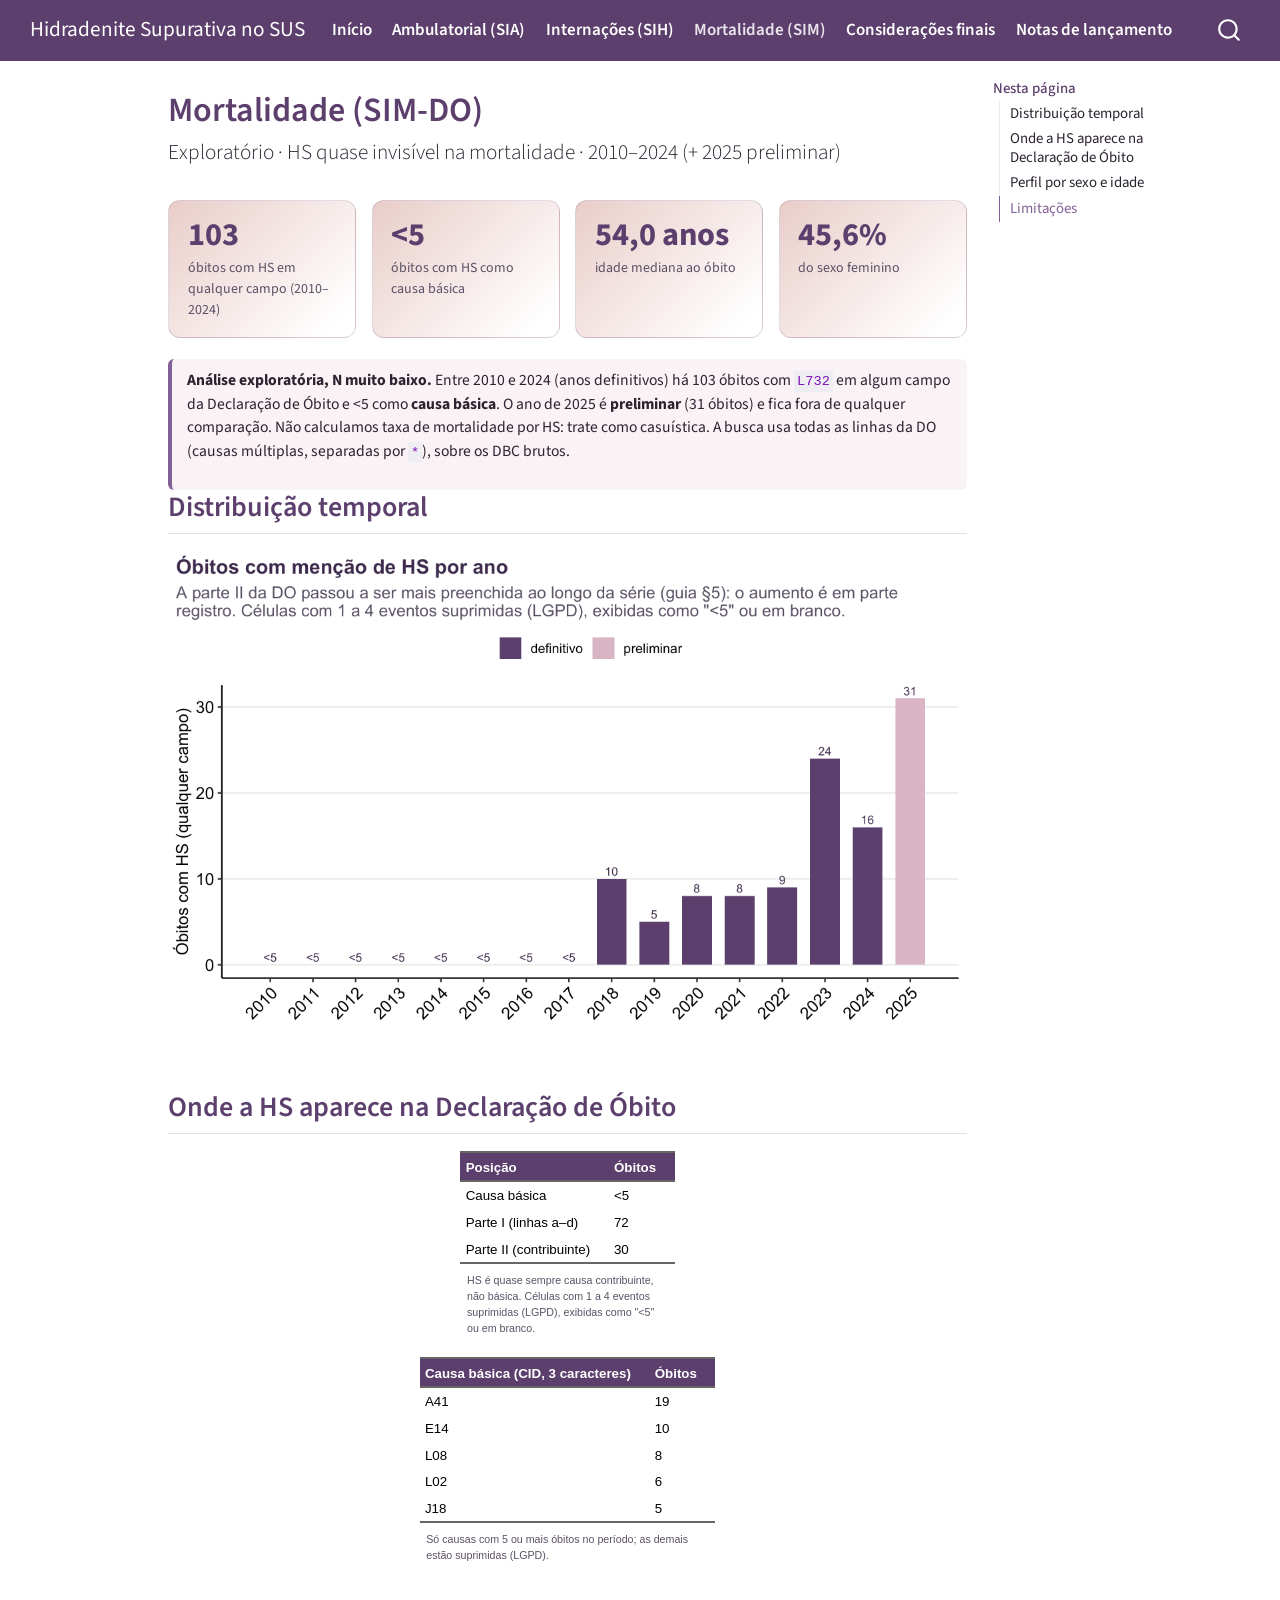
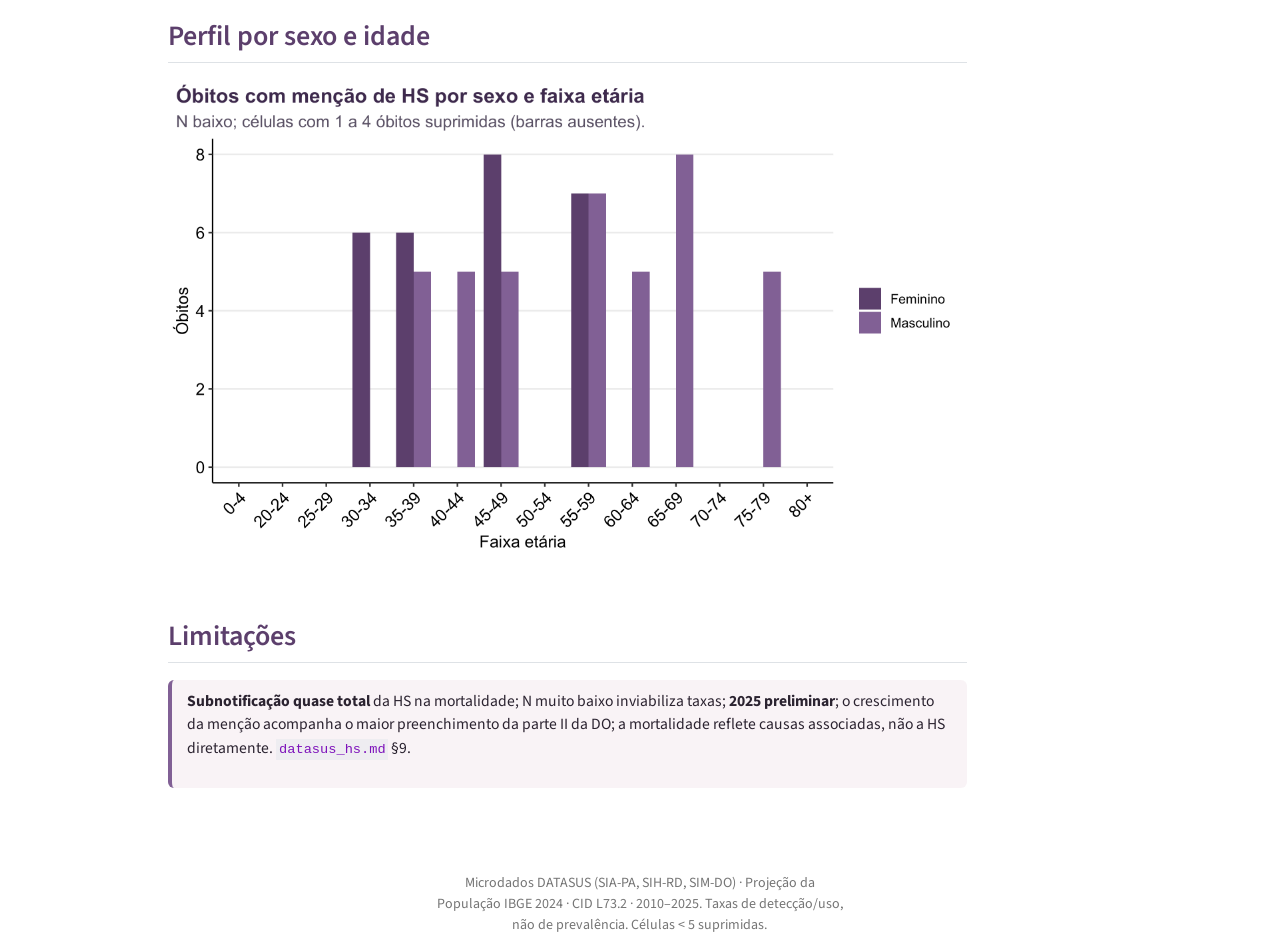
<file: docs/sim_hs.html>
<!DOCTYPE html>
<html xmlns="http://www.w3.org/1999/xhtml" lang="pt" xml:lang="pt"><head>

<meta charset="utf-8">
<meta name="generator" content="quarto-1.9.37">

<meta name="viewport" content="width=device-width, initial-scale=1.0, user-scalable=yes">


<title>Mortalidade (SIM-DO) – Hidradenite Supurativa no SUS</title>
<style>
/* Default styles provided by pandoc.
** See https://pandoc.org/MANUAL.html#variables-for-html for config info.
*/
code{white-space: pre-wrap;}
span.smallcaps{font-variant: small-caps;}
div.columns{display: flex; gap: min(4vw, 1.5em);}
div.column{flex: auto; overflow-x: auto;}
div.hanging-indent{margin-left: 1.5em; text-indent: -1.5em;}
ul.task-list{list-style: none;}
ul.task-list li input[type="checkbox"] {
  width: 0.8em;
  margin: 0 0.8em 0.2em -1em; /* quarto-specific, see https://github.com/quarto-dev/quarto-cli/issues/4556 */ 
  vertical-align: middle;
}
</style>


<script src="site_libs/quarto-nav/quarto-nav.js"></script>
<script src="site_libs/quarto-nav/headroom.min.js"></script>
<script src="site_libs/clipboard/clipboard.min.js"></script>
<script src="site_libs/quarto-search/autocomplete.umd.js"></script>
<script src="site_libs/quarto-search/fuse.min.js"></script>
<script src="site_libs/quarto-search/quarto-search.js"></script>
<meta name="quarto:offset" content="./">
<script src="site_libs/quarto-html/quarto.js" type="module"></script>
<script src="site_libs/quarto-html/tabsets/tabsets.js" type="module"></script>
<script src="site_libs/quarto-html/popper.min.js"></script>
<script src="site_libs/quarto-html/tippy.umd.min.js"></script>
<script src="site_libs/quarto-html/anchor.min.js"></script>
<link href="site_libs/quarto-html/tippy.css" rel="stylesheet">
<link href="site_libs/quarto-html/quarto-syntax-highlighting-7f8f88aac4f3542376d5c11b86a4c14d.css" rel="stylesheet" id="quarto-text-highlighting-styles">
<script src="site_libs/bootstrap/bootstrap.min.js"></script>
<link href="site_libs/bootstrap/bootstrap-icons.css" rel="stylesheet">
<link href="site_libs/bootstrap/bootstrap-8e43b0a3e7ccd0d8d51bb8af812707f5.min.css" rel="stylesheet" append-hash="true" id="quarto-bootstrap" data-mode="light">
<script id="quarto-search-options" type="application/json">{
  "location": "navbar",
  "copy-button": false,
  "collapse-after": 3,
  "panel-placement": "end",
  "type": "overlay",
  "limit": 50,
  "keyboard-shortcut": [
    "f",
    "/",
    "s"
  ],
  "show-item-context": false,
  "language": {
    "search-no-results-text": "Nenhum resultado",
    "search-matching-documents-text": "documentos correspondentes",
    "search-copy-link-title": "Copiar link para a busca",
    "search-hide-matches-text": "Esconder correspondências adicionais",
    "search-more-match-text": "mais correspondência neste documento",
    "search-more-matches-text": "mais correspondências neste documento",
    "search-clear-button-title": "Limpar",
    "search-text-placeholder": "",
    "search-detached-cancel-button-title": "Cancelar",
    "search-submit-button-title": "Enviar",
    "search-label": "Procurar"
  }
}</script>
<link href="site_libs/tabwid-1.1.3/tabwid.css" rel="stylesheet">
<script src="site_libs/tabwid-1.1.3/tabwid.js"></script>


</head>

<body class="nav-fixed quarto-light">

<div id="quarto-search-results"></div>
  <header id="quarto-header" class="headroom fixed-top">
    <nav class="navbar navbar-expand-lg " data-bs-theme="dark">
      <div class="navbar-container container-fluid">
      <div class="navbar-brand-container mx-auto">
    <a class="navbar-brand" href="./index.html">
    <span class="navbar-title">Hidradenite Supurativa no SUS</span>
    </a>
  </div>
            <div id="quarto-search" class="" title="Procurar"></div>
          <button class="navbar-toggler" type="button" data-bs-toggle="collapse" data-bs-target="#navbarCollapse" aria-controls="navbarCollapse" role="menu" aria-expanded="false" aria-label="Alternar de navegação" onclick="if (window.quartoToggleHeadroom) { window.quartoToggleHeadroom(); }">
  <span class="navbar-toggler-icon"></span>
</button>
          <div class="collapse navbar-collapse" id="navbarCollapse">
            <ul class="navbar-nav navbar-nav-scroll me-auto">
  <li class="nav-item">
    <a class="nav-link" href="./index.html"> 
<span class="menu-text">Início</span></a>
  </li>  
  <li class="nav-item">
    <a class="nav-link" href="./sia_hs.html"> 
<span class="menu-text">Ambulatorial (SIA)</span></a>
  </li>  
  <li class="nav-item">
    <a class="nav-link" href="./sih_hs.html"> 
<span class="menu-text">Internações (SIH)</span></a>
  </li>  
  <li class="nav-item">
    <a class="nav-link active" href="./sim_hs.html" aria-current="page"> 
<span class="menu-text">Mortalidade (SIM)</span></a>
  </li>  
  <li class="nav-item">
    <a class="nav-link" href="./consideracoes_finais.html"> 
<span class="menu-text">Considerações finais</span></a>
  </li>  
  <li class="nav-item">
    <a class="nav-link" href="./notas_lancamento.html"> 
<span class="menu-text">Notas de lançamento</span></a>
  </li>  
</ul>
          </div> <!-- /navcollapse -->
            <div class="quarto-navbar-tools">
</div>
      </div> <!-- /container-fluid -->
    </nav>
</header>
<!-- content -->
<div id="quarto-content" class="quarto-container page-columns page-rows-contents page-layout-article page-navbar">
<!-- sidebar -->
<!-- margin-sidebar -->
    <div id="quarto-margin-sidebar" class="sidebar margin-sidebar">
        <nav id="TOC" role="doc-toc" class="toc-active">
    <h2 id="toc-title">Nesta página</h2>
   
  <ul>
  <li><a href="#distribuição-temporal" id="toc-distribuição-temporal" class="nav-link active" data-scroll-target="#distribuição-temporal">Distribuição temporal</a></li>
  <li><a href="#onde-a-hs-aparece-na-declaração-de-óbito" id="toc-onde-a-hs-aparece-na-declaração-de-óbito" class="nav-link" data-scroll-target="#onde-a-hs-aparece-na-declaração-de-óbito">Onde a HS aparece na Declaração de Óbito</a></li>
  <li><a href="#perfil-por-sexo-e-idade" id="toc-perfil-por-sexo-e-idade" class="nav-link" data-scroll-target="#perfil-por-sexo-e-idade">Perfil por sexo e idade</a></li>
  <li><a href="#limitações" id="toc-limitações" class="nav-link" data-scroll-target="#limitações">Limitações</a></li>
  </ul>
</nav>
    </div>
<!-- main -->
<main class="content" id="quarto-document-content">

<header id="title-block-header" class="quarto-title-block default">
<div class="quarto-title">
<h1 class="title">Mortalidade (SIM-DO)</h1>
<p class="subtitle lead">Exploratório · HS quase invisível na mortalidade · 2010–2024 (+ 2025 preliminar)</p>
</div>



<div class="quarto-title-meta">

    
  
    
  </div>
  


</header>


<div class="kpi-row">
<div class="kpi-card">
<div class="v">
103
</div>
<div class="l">
óbitos com HS em qualquer campo (2010–2024)
</div>
</div>
<div class="kpi-card">
<div class="v">
&lt;5
</div>
<div class="l">
óbitos com HS como causa básica
</div>
</div>
<div class="kpi-card">
<div class="v">
54,0 anos
</div>
<div class="l">
idade mediana ao óbito
</div>
</div>
<div class="kpi-card">
<div class="v">
45,6%
</div>
<div class="l">
do sexo feminino
</div>
</div>
</div>
<div class="callout-nota">
<p><strong>Análise exploratória, N muito baixo.</strong> Entre 2010 e 2024 (anos definitivos) há 103 óbitos com <code>L732</code> em algum campo da Declaração de Óbito e &lt;5 como <strong>causa básica</strong>. O ano de 2025 é <strong>preliminar</strong> (31 óbitos) e fica fora de qualquer comparação. Não calculamos taxa de mortalidade por HS: trate como casuística. A busca usa todas as linhas da DO (causas múltiplas, separadas por <code>*</code>), sobre os DBC brutos.</p>
</div>
<section id="distribuição-temporal" class="level2">
<h2 class="anchored" data-anchor-id="distribuição-temporal">Distribuição temporal</h2>
<div class="cell">
<div class="cell-output-display">
<div>
<figure class="figure">
<p><img src="sim_hs_files/figure-html/serie-1.png" class="img-fluid figure-img" width="1200"></p>
</figure>
</div>
</div>
</div>
</section>
<section id="onde-a-hs-aparece-na-declaração-de-óbito" class="level2">
<h2 class="anchored" data-anchor-id="onde-a-hs-aparece-na-declaração-de-óbito">Onde a HS aparece na Declaração de Óbito</h2>
<div class="cell">
<div class="cell-output-display">
<div class="tabwid"><style>.cl-c7ad0160{}.cl-c7a873f2{font-family:'Helvetica';font-size:10pt;font-weight:bold;font-style:normal;text-decoration:none;color:rgba(255, 255, 255, 1.00);background-color:transparent;}.cl-c7a873fc{font-family:'Helvetica';font-size:10pt;font-weight:normal;font-style:normal;text-decoration:none;color:rgba(0, 0, 0, 1.00);background-color:transparent;}.cl-c7a87406{font-family:'Helvetica';font-size:8pt;font-weight:normal;font-style:normal;text-decoration:none;color:rgba(91, 81, 101, 1.00);background-color:transparent;}.cl-c7aa68c4{margin:0;text-align:left;border-bottom: 0 solid rgba(0, 0, 0, 1.00);border-top: 0 solid rgba(0, 0, 0, 1.00);border-left: 0 solid rgba(0, 0, 0, 1.00);border-right: 0 solid rgba(0, 0, 0, 1.00);padding-bottom:4pt;padding-top:4pt;padding-left:4pt;padding-right:4pt;line-height: 1;background-color:transparent;}.cl-c7aa68ce{margin:0;text-align:left;border-bottom: 0 solid rgba(0, 0, 0, 1.00);border-top: 0 solid rgba(0, 0, 0, 1.00);border-left: 0 solid rgba(0, 0, 0, 1.00);border-right: 0 solid rgba(0, 0, 0, 1.00);padding-bottom:5pt;padding-top:5pt;padding-left:5pt;padding-right:5pt;line-height: 1;background-color:transparent;}.cl-c7aa7bfc{width:1.545in;background-color:rgba(92, 63, 108, 1.00);vertical-align: middle;border-bottom: 1.5pt solid rgba(102, 102, 102, 1.00);border-top: 1.5pt solid rgba(102, 102, 102, 1.00);border-left: 0 solid rgba(0, 0, 0, 1.00);border-right: 0 solid rgba(0, 0, 0, 1.00);margin-bottom:0;margin-top:0;margin-left:0;margin-right:0;}.cl-c7aa7c06{width:0.688in;background-color:rgba(92, 63, 108, 1.00);vertical-align: middle;border-bottom: 1.5pt solid rgba(102, 102, 102, 1.00);border-top: 1.5pt solid rgba(102, 102, 102, 1.00);border-left: 0 solid rgba(0, 0, 0, 1.00);border-right: 0 solid rgba(0, 0, 0, 1.00);margin-bottom:0;margin-top:0;margin-left:0;margin-right:0;}.cl-c7aa7c07{width:1.545in;background-color:transparent;vertical-align: middle;border-bottom: 0 solid rgba(0, 0, 0, 1.00);border-top: 0 solid rgba(0, 0, 0, 1.00);border-left: 0 solid rgba(0, 0, 0, 1.00);border-right: 0 solid rgba(0, 0, 0, 1.00);margin-bottom:0;margin-top:0;margin-left:0;margin-right:0;}.cl-c7aa7c10{width:0.688in;background-color:transparent;vertical-align: middle;border-bottom: 0 solid rgba(0, 0, 0, 1.00);border-top: 0 solid rgba(0, 0, 0, 1.00);border-left: 0 solid rgba(0, 0, 0, 1.00);border-right: 0 solid rgba(0, 0, 0, 1.00);margin-bottom:0;margin-top:0;margin-left:0;margin-right:0;}.cl-c7aa7c11{width:1.545in;background-color:transparent;vertical-align: middle;border-bottom: 0 solid rgba(0, 0, 0, 1.00);border-top: 0 solid rgba(0, 0, 0, 1.00);border-left: 0 solid rgba(0, 0, 0, 1.00);border-right: 0 solid rgba(0, 0, 0, 1.00);margin-bottom:0;margin-top:0;margin-left:0;margin-right:0;}.cl-c7aa7c1a{width:0.688in;background-color:transparent;vertical-align: middle;border-bottom: 0 solid rgba(0, 0, 0, 1.00);border-top: 0 solid rgba(0, 0, 0, 1.00);border-left: 0 solid rgba(0, 0, 0, 1.00);border-right: 0 solid rgba(0, 0, 0, 1.00);margin-bottom:0;margin-top:0;margin-left:0;margin-right:0;}.cl-c7aa7c1b{width:1.545in;background-color:transparent;vertical-align: middle;border-bottom: 1.5pt solid rgba(102, 102, 102, 1.00);border-top: 0 solid rgba(0, 0, 0, 1.00);border-left: 0 solid rgba(0, 0, 0, 1.00);border-right: 0 solid rgba(0, 0, 0, 1.00);margin-bottom:0;margin-top:0;margin-left:0;margin-right:0;}.cl-c7aa7c24{width:0.688in;background-color:transparent;vertical-align: middle;border-bottom: 1.5pt solid rgba(102, 102, 102, 1.00);border-top: 0 solid rgba(0, 0, 0, 1.00);border-left: 0 solid rgba(0, 0, 0, 1.00);border-right: 0 solid rgba(0, 0, 0, 1.00);margin-bottom:0;margin-top:0;margin-left:0;margin-right:0;}.cl-c7aa7c25{width:1.545in;background-color:transparent;vertical-align: middle;border-bottom: 0 solid rgba(255, 255, 255, 0.00);border-top: 0 solid rgba(255, 255, 255, 0.00);border-left: 0 solid rgba(255, 255, 255, 0.00);border-right: 0 solid rgba(255, 255, 255, 0.00);margin-bottom:0;margin-top:0;margin-left:0;margin-right:0;}.cl-c7aa7c2e{width:0.688in;background-color:transparent;vertical-align: middle;border-bottom: 0 solid rgba(255, 255, 255, 0.00);border-top: 0 solid rgba(255, 255, 255, 0.00);border-left: 0 solid rgba(255, 255, 255, 0.00);border-right: 0 solid rgba(255, 255, 255, 0.00);margin-bottom:0;margin-top:0;margin-left:0;margin-right:0;}</style><table data-quarto-disable-processing="true" class="cl-c7ad0160"><thead><tr style="overflow-wrap:break-word;"><th class="cl-c7aa7bfc"><p class="cl-c7aa68c4"><span class="cl-c7a873f2">Posição</span></p></th><th class="cl-c7aa7c06"><p class="cl-c7aa68c4"><span class="cl-c7a873f2">Óbitos</span></p></th></tr></thead><tbody><tr style="overflow-wrap:break-word;"><td class="cl-c7aa7c07"><p class="cl-c7aa68c4"><span class="cl-c7a873fc">Causa básica</span></p></td><td class="cl-c7aa7c10"><p class="cl-c7aa68c4"><span class="cl-c7a873fc">&lt;5</span></p></td></tr><tr style="overflow-wrap:break-word;"><td class="cl-c7aa7c11"><p class="cl-c7aa68c4"><span class="cl-c7a873fc">Parte I (linhas a–d)</span></p></td><td class="cl-c7aa7c1a"><p class="cl-c7aa68c4"><span class="cl-c7a873fc">72</span></p></td></tr><tr style="overflow-wrap:break-word;"><td class="cl-c7aa7c1b"><p class="cl-c7aa68c4"><span class="cl-c7a873fc">Parte II (contribuinte)</span></p></td><td class="cl-c7aa7c24"><p class="cl-c7aa68c4"><span class="cl-c7a873fc">30</span></p></td></tr></tbody><tfoot><tr style="overflow-wrap:break-word;"><td colspan="2" class="cl-c7aa7c25"><p class="cl-c7aa68ce"><span class="cl-c7a87406">HS é quase sempre causa contribuinte, não básica. Células com 1 a 4 eventos suprimidas (LGPD), exibidas como "&lt;5" ou em branco.</span></p></td></tr></tfoot></table></div>
</div>
</div>
<div class="cell">
<div class="cell-output-display">
<div class="tabwid"><style>.cl-c7bf338a{}.cl-c7ba54b4{font-family:'Helvetica';font-size:10pt;font-weight:bold;font-style:normal;text-decoration:none;color:rgba(255, 255, 255, 1.00);background-color:transparent;}.cl-c7ba54be{font-family:'Helvetica';font-size:10pt;font-weight:normal;font-style:normal;text-decoration:none;color:rgba(0, 0, 0, 1.00);background-color:transparent;}.cl-c7ba54c8{font-family:'Helvetica';font-size:8pt;font-weight:normal;font-style:normal;text-decoration:none;color:rgba(91, 81, 101, 1.00);background-color:transparent;}.cl-c7bc5a70{margin:0;text-align:left;border-bottom: 0 solid rgba(0, 0, 0, 1.00);border-top: 0 solid rgba(0, 0, 0, 1.00);border-left: 0 solid rgba(0, 0, 0, 1.00);border-right: 0 solid rgba(0, 0, 0, 1.00);padding-bottom:4pt;padding-top:4pt;padding-left:4pt;padding-right:4pt;line-height: 1;background-color:transparent;}.cl-c7bc5a7a{margin:0;text-align:left;border-bottom: 0 solid rgba(0, 0, 0, 1.00);border-top: 0 solid rgba(0, 0, 0, 1.00);border-left: 0 solid rgba(0, 0, 0, 1.00);border-right: 0 solid rgba(0, 0, 0, 1.00);padding-bottom:5pt;padding-top:5pt;padding-left:5pt;padding-right:5pt;line-height: 1;background-color:transparent;}.cl-c7bc6fd8{width:2.394in;background-color:rgba(92, 63, 108, 1.00);vertical-align: middle;border-bottom: 1.5pt solid rgba(102, 102, 102, 1.00);border-top: 1.5pt solid rgba(102, 102, 102, 1.00);border-left: 0 solid rgba(0, 0, 0, 1.00);border-right: 0 solid rgba(0, 0, 0, 1.00);margin-bottom:0;margin-top:0;margin-left:0;margin-right:0;}.cl-c7bc6fe2{width:0.688in;background-color:rgba(92, 63, 108, 1.00);vertical-align: middle;border-bottom: 1.5pt solid rgba(102, 102, 102, 1.00);border-top: 1.5pt solid rgba(102, 102, 102, 1.00);border-left: 0 solid rgba(0, 0, 0, 1.00);border-right: 0 solid rgba(0, 0, 0, 1.00);margin-bottom:0;margin-top:0;margin-left:0;margin-right:0;}.cl-c7bc6fe3{width:2.394in;background-color:transparent;vertical-align: middle;border-bottom: 0 solid rgba(0, 0, 0, 1.00);border-top: 0 solid rgba(0, 0, 0, 1.00);border-left: 0 solid rgba(0, 0, 0, 1.00);border-right: 0 solid rgba(0, 0, 0, 1.00);margin-bottom:0;margin-top:0;margin-left:0;margin-right:0;}.cl-c7bc6fec{width:0.688in;background-color:transparent;vertical-align: middle;border-bottom: 0 solid rgba(0, 0, 0, 1.00);border-top: 0 solid rgba(0, 0, 0, 1.00);border-left: 0 solid rgba(0, 0, 0, 1.00);border-right: 0 solid rgba(0, 0, 0, 1.00);margin-bottom:0;margin-top:0;margin-left:0;margin-right:0;}.cl-c7bc6fed{width:2.394in;background-color:transparent;vertical-align: middle;border-bottom: 0 solid rgba(0, 0, 0, 1.00);border-top: 0 solid rgba(0, 0, 0, 1.00);border-left: 0 solid rgba(0, 0, 0, 1.00);border-right: 0 solid rgba(0, 0, 0, 1.00);margin-bottom:0;margin-top:0;margin-left:0;margin-right:0;}.cl-c7bc6fee{width:0.688in;background-color:transparent;vertical-align: middle;border-bottom: 0 solid rgba(0, 0, 0, 1.00);border-top: 0 solid rgba(0, 0, 0, 1.00);border-left: 0 solid rgba(0, 0, 0, 1.00);border-right: 0 solid rgba(0, 0, 0, 1.00);margin-bottom:0;margin-top:0;margin-left:0;margin-right:0;}.cl-c7bc6ff6{width:2.394in;background-color:transparent;vertical-align: middle;border-bottom: 0 solid rgba(0, 0, 0, 1.00);border-top: 0 solid rgba(0, 0, 0, 1.00);border-left: 0 solid rgba(0, 0, 0, 1.00);border-right: 0 solid rgba(0, 0, 0, 1.00);margin-bottom:0;margin-top:0;margin-left:0;margin-right:0;}.cl-c7bc6ff7{width:0.688in;background-color:transparent;vertical-align: middle;border-bottom: 0 solid rgba(0, 0, 0, 1.00);border-top: 0 solid rgba(0, 0, 0, 1.00);border-left: 0 solid rgba(0, 0, 0, 1.00);border-right: 0 solid rgba(0, 0, 0, 1.00);margin-bottom:0;margin-top:0;margin-left:0;margin-right:0;}.cl-c7bc7000{width:2.394in;background-color:transparent;vertical-align: middle;border-bottom: 0 solid rgba(0, 0, 0, 1.00);border-top: 0 solid rgba(0, 0, 0, 1.00);border-left: 0 solid rgba(0, 0, 0, 1.00);border-right: 0 solid rgba(0, 0, 0, 1.00);margin-bottom:0;margin-top:0;margin-left:0;margin-right:0;}.cl-c7bc700a{width:0.688in;background-color:transparent;vertical-align: middle;border-bottom: 0 solid rgba(0, 0, 0, 1.00);border-top: 0 solid rgba(0, 0, 0, 1.00);border-left: 0 solid rgba(0, 0, 0, 1.00);border-right: 0 solid rgba(0, 0, 0, 1.00);margin-bottom:0;margin-top:0;margin-left:0;margin-right:0;}.cl-c7bc700b{width:2.394in;background-color:transparent;vertical-align: middle;border-bottom: 1.5pt solid rgba(102, 102, 102, 1.00);border-top: 0 solid rgba(0, 0, 0, 1.00);border-left: 0 solid rgba(0, 0, 0, 1.00);border-right: 0 solid rgba(0, 0, 0, 1.00);margin-bottom:0;margin-top:0;margin-left:0;margin-right:0;}.cl-c7bc7014{width:0.688in;background-color:transparent;vertical-align: middle;border-bottom: 1.5pt solid rgba(102, 102, 102, 1.00);border-top: 0 solid rgba(0, 0, 0, 1.00);border-left: 0 solid rgba(0, 0, 0, 1.00);border-right: 0 solid rgba(0, 0, 0, 1.00);margin-bottom:0;margin-top:0;margin-left:0;margin-right:0;}.cl-c7bc7015{width:2.394in;background-color:transparent;vertical-align: middle;border-bottom: 0 solid rgba(255, 255, 255, 0.00);border-top: 0 solid rgba(255, 255, 255, 0.00);border-left: 0 solid rgba(255, 255, 255, 0.00);border-right: 0 solid rgba(255, 255, 255, 0.00);margin-bottom:0;margin-top:0;margin-left:0;margin-right:0;}.cl-c7bc7016{width:0.688in;background-color:transparent;vertical-align: middle;border-bottom: 0 solid rgba(255, 255, 255, 0.00);border-top: 0 solid rgba(255, 255, 255, 0.00);border-left: 0 solid rgba(255, 255, 255, 0.00);border-right: 0 solid rgba(255, 255, 255, 0.00);margin-bottom:0;margin-top:0;margin-left:0;margin-right:0;}</style><table data-quarto-disable-processing="true" class="cl-c7bf338a"><thead><tr style="overflow-wrap:break-word;"><th class="cl-c7bc6fd8"><p class="cl-c7bc5a70"><span class="cl-c7ba54b4">Causa básica (CID, 3 caracteres)</span></p></th><th class="cl-c7bc6fe2"><p class="cl-c7bc5a70"><span class="cl-c7ba54b4">Óbitos</span></p></th></tr></thead><tbody><tr style="overflow-wrap:break-word;"><td class="cl-c7bc6fe3"><p class="cl-c7bc5a70"><span class="cl-c7ba54be">A41</span></p></td><td class="cl-c7bc6fec"><p class="cl-c7bc5a70"><span class="cl-c7ba54be">19</span></p></td></tr><tr style="overflow-wrap:break-word;"><td class="cl-c7bc6fed"><p class="cl-c7bc5a70"><span class="cl-c7ba54be">E14</span></p></td><td class="cl-c7bc6fee"><p class="cl-c7bc5a70"><span class="cl-c7ba54be">10</span></p></td></tr><tr style="overflow-wrap:break-word;"><td class="cl-c7bc6ff6"><p class="cl-c7bc5a70"><span class="cl-c7ba54be">L08</span></p></td><td class="cl-c7bc6ff7"><p class="cl-c7bc5a70"><span class="cl-c7ba54be">8</span></p></td></tr><tr style="overflow-wrap:break-word;"><td class="cl-c7bc7000"><p class="cl-c7bc5a70"><span class="cl-c7ba54be">L02</span></p></td><td class="cl-c7bc700a"><p class="cl-c7bc5a70"><span class="cl-c7ba54be">6</span></p></td></tr><tr style="overflow-wrap:break-word;"><td class="cl-c7bc700b"><p class="cl-c7bc5a70"><span class="cl-c7ba54be">J18</span></p></td><td class="cl-c7bc7014"><p class="cl-c7bc5a70"><span class="cl-c7ba54be">5</span></p></td></tr></tbody><tfoot><tr style="overflow-wrap:break-word;"><td colspan="2" class="cl-c7bc7015"><p class="cl-c7bc5a7a"><span class="cl-c7ba54c8">Só causas com 5 ou mais óbitos no período; as demais estão suprimidas (LGPD).</span></p></td></tr></tfoot></table></div>
</div>
</div>
</section>
<section id="perfil-por-sexo-e-idade" class="level2">
<h2 class="anchored" data-anchor-id="perfil-por-sexo-e-idade">Perfil por sexo e idade</h2>
<div class="cell">
<div class="cell-output-display">
<div>
<figure class="figure">
<p><img src="sim_hs_files/figure-html/perfil-1.png" class="img-fluid figure-img" width="1200"></p>
</figure>
</div>
</div>
</div>
</section>
<section id="limitações" class="level2">
<h2 class="anchored" data-anchor-id="limitações">Limitações</h2>
<div class="callout-nota">
<p><strong>Subnotificação quase total</strong> da HS na mortalidade; N muito baixo inviabiliza taxas; <strong>2025 preliminar</strong>; o crescimento da menção acompanha o maior preenchimento da parte II da DO; a mortalidade reflete causas associadas, não a HS diretamente. <code>datasus_hs.md</code> §9.</p>
</div>


</section>

</main> <!-- /main -->
<script id="quarto-html-after-body" type="application/javascript">
  window.document.addEventListener("DOMContentLoaded", function (event) {
    const icon = "";
    const anchorJS = new window.AnchorJS();
    anchorJS.options = {
      placement: 'right',
      icon: icon
    };
    anchorJS.add('.anchored');
    const isCodeAnnotation = (el) => {
      for (const clz of el.classList) {
        if (clz.startsWith('code-annotation-')) {                     
          return true;
        }
      }
      return false;
    }
    const onCopySuccess = function(e) {
      // button target
      const button = e.trigger;
      // don't keep focus
      button.blur();
      // flash "checked"
      button.classList.add('code-copy-button-checked');
      var currentTitle = button.getAttribute("title");
      button.setAttribute("title", "Copiada");
      let tooltip;
      if (window.bootstrap) {
        button.setAttribute("data-bs-toggle", "tooltip");
        button.setAttribute("data-bs-placement", "left");
        button.setAttribute("data-bs-title", "Copiada");
        tooltip = new bootstrap.Tooltip(button, 
          { trigger: "manual", 
            customClass: "code-copy-button-tooltip",
            offset: [0, -8]});
        tooltip.show();    
      }
      setTimeout(function() {
        if (tooltip) {
          tooltip.hide();
          button.removeAttribute("data-bs-title");
          button.removeAttribute("data-bs-toggle");
          button.removeAttribute("data-bs-placement");
        }
        button.setAttribute("title", currentTitle);
        button.classList.remove('code-copy-button-checked');
      }, 1000);
      // clear code selection
      e.clearSelection();
    }
    const getTextToCopy = function(trigger) {
      const outerScaffold = trigger.parentElement.cloneNode(true);
      const codeEl = outerScaffold.querySelector('code');
      for (const childEl of codeEl.children) {
        if (isCodeAnnotation(childEl)) {
          childEl.remove();
        }
      }
      return codeEl.innerText;
    }
    const clipboard = new window.ClipboardJS('.code-copy-button:not([data-in-quarto-modal])', {
      text: getTextToCopy
    });
    clipboard.on('success', onCopySuccess);
    if (window.document.getElementById('quarto-embedded-source-code-modal')) {
      const clipboardModal = new window.ClipboardJS('.code-copy-button[data-in-quarto-modal]', {
        text: getTextToCopy,
        container: window.document.getElementById('quarto-embedded-source-code-modal')
      });
      clipboardModal.on('success', onCopySuccess);
    }
      var localhostRegex = new RegExp(/^(?:http|https):\/\/localhost\:?[0-9]*\//);
      var mailtoRegex = new RegExp(/^mailto:/);
        var filterRegex = new RegExp('/' + window.location.host + '/');
      var isInternal = (href) => {
          return filterRegex.test(href) || localhostRegex.test(href) || mailtoRegex.test(href);
      }
      // Inspect non-navigation links and adorn them if external
     var links = window.document.querySelectorAll('a[href]:not(.nav-link):not(.navbar-brand):not(.toc-action):not(.sidebar-link):not(.sidebar-item-toggle):not(.pagination-link):not(.no-external):not([aria-hidden]):not(.dropdown-item):not(.quarto-navigation-tool):not(.about-link)');
      for (var i=0; i<links.length; i++) {
        const link = links[i];
        if (!isInternal(link.href)) {
          // undo the damage that might have been done by quarto-nav.js in the case of
          // links that we want to consider external
          if (link.dataset.originalHref !== undefined) {
            link.href = link.dataset.originalHref;
          }
        }
      }
    function tippyHover(el, contentFn, onTriggerFn, onUntriggerFn) {
      const config = {
        allowHTML: true,
        maxWidth: 500,
        delay: 100,
        arrow: false,
        appendTo: function(el) {
            return el.parentElement;
        },
        interactive: true,
        interactiveBorder: 10,
        theme: 'quarto',
        placement: 'bottom-start',
      };
      if (contentFn) {
        config.content = contentFn;
      }
      if (onTriggerFn) {
        config.onTrigger = onTriggerFn;
      }
      if (onUntriggerFn) {
        config.onUntrigger = onUntriggerFn;
      }
      window.tippy(el, config); 
    }
    const noterefs = window.document.querySelectorAll('a[role="doc-noteref"]');
    for (var i=0; i<noterefs.length; i++) {
      const ref = noterefs[i];
      tippyHover(ref, function() {
        // use id or data attribute instead here
        let href = ref.getAttribute('data-footnote-href') || ref.getAttribute('href');
        try { href = new URL(href).hash; } catch {}
        const id = href.replace(/^#\/?/, "");
        const note = window.document.getElementById(id);
        if (note) {
          return note.innerHTML;
        } else {
          return "";
        }
      });
    }
    const xrefs = window.document.querySelectorAll('a.quarto-xref');
    const processXRef = (id, note) => {
      // Strip column container classes
      const stripColumnClz = (el) => {
        el.classList.remove("page-full", "page-columns");
        if (el.children) {
          for (const child of el.children) {
            stripColumnClz(child);
          }
        }
      }
      stripColumnClz(note)
      if (id === null || id.startsWith('sec-')) {
        // Special case sections, only their first couple elements
        const container = document.createElement("div");
        if (note.children && note.children.length > 2) {
          container.appendChild(note.children[0].cloneNode(true));
          for (let i = 1; i < note.children.length; i++) {
            const child = note.children[i];
            if (child.tagName === "P" && child.innerText === "") {
              continue;
            } else {
              container.appendChild(child.cloneNode(true));
              break;
            }
          }
          if (window.Quarto?.typesetMath) {
            window.Quarto.typesetMath(container);
          }
          return container.innerHTML
        } else {
          if (window.Quarto?.typesetMath) {
            window.Quarto.typesetMath(note);
          }
          return note.innerHTML;
        }
      } else {
        // Remove any anchor links if they are present
        const anchorLink = note.querySelector('a.anchorjs-link');
        if (anchorLink) {
          anchorLink.remove();
        }
        if (window.Quarto?.typesetMath) {
          window.Quarto.typesetMath(note);
        }
        if (note.classList.contains("callout")) {
          return note.outerHTML;
        } else {
          return note.innerHTML;
        }
      }
    }
    for (var i=0; i<xrefs.length; i++) {
      const xref = xrefs[i];
      tippyHover(xref, undefined, function(instance) {
        instance.disable();
        let url = xref.getAttribute('href');
        let hash = undefined; 
        if (url.startsWith('#')) {
          hash = url;
        } else {
          try { hash = new URL(url).hash; } catch {}
        }
        if (hash) {
          const id = hash.replace(/^#\/?/, "");
          const note = window.document.getElementById(id);
          if (note !== null) {
            try {
              const html = processXRef(id, note.cloneNode(true));
              instance.setContent(html);
            } finally {
              instance.enable();
              instance.show();
            }
          } else {
            // See if we can fetch this
            fetch(url.split('#')[0])
            .then(res => res.text())
            .then(html => {
              const parser = new DOMParser();
              const htmlDoc = parser.parseFromString(html, "text/html");
              const note = htmlDoc.getElementById(id);
              if (note !== null) {
                const html = processXRef(id, note);
                instance.setContent(html);
              } 
            }).finally(() => {
              instance.enable();
              instance.show();
            });
          }
        } else {
          // See if we can fetch a full url (with no hash to target)
          // This is a special case and we should probably do some content thinning / targeting
          fetch(url)
          .then(res => res.text())
          .then(html => {
            const parser = new DOMParser();
            const htmlDoc = parser.parseFromString(html, "text/html");
            const note = htmlDoc.querySelector('main.content');
            if (note !== null) {
              // This should only happen for chapter cross references
              // (since there is no id in the URL)
              // remove the first header
              if (note.children.length > 0 && note.children[0].tagName === "HEADER") {
                note.children[0].remove();
              }
              const html = processXRef(null, note);
              instance.setContent(html);
            } 
          }).finally(() => {
            instance.enable();
            instance.show();
          });
        }
      }, function(instance) {
      });
    }
        let selectedAnnoteEl;
        const selectorForAnnotation = ( cell, annotation) => {
          let cellAttr = 'data-code-cell="' + cell + '"';
          let lineAttr = 'data-code-annotation="' +  annotation + '"';
          const selector = 'span[' + cellAttr + '][' + lineAttr + ']';
          return selector;
        }
        const selectCodeLines = (annoteEl) => {
          const doc = window.document;
          const targetCell = annoteEl.getAttribute("data-target-cell");
          const targetAnnotation = annoteEl.getAttribute("data-target-annotation");
          const annoteSpan = window.document.querySelector(selectorForAnnotation(targetCell, targetAnnotation));
          const lines = annoteSpan.getAttribute("data-code-lines").split(",");
          const lineIds = lines.map((line) => {
            return targetCell + "-" + line;
          })
          let top = null;
          let height = null;
          let parent = null;
          if (lineIds.length > 0) {
              //compute the position of the single el (top and bottom and make a div)
              const el = window.document.getElementById(lineIds[0]);
              top = el.offsetTop;
              height = el.offsetHeight;
              parent = el.parentElement.parentElement;
            if (lineIds.length > 1) {
              const lastEl = window.document.getElementById(lineIds[lineIds.length - 1]);
              const bottom = lastEl.offsetTop + lastEl.offsetHeight;
              height = bottom - top;
            }
            if (top !== null && height !== null && parent !== null) {
              // cook up a div (if necessary) and position it 
              let div = window.document.getElementById("code-annotation-line-highlight");
              if (div === null) {
                div = window.document.createElement("div");
                div.setAttribute("id", "code-annotation-line-highlight");
                div.style.position = 'absolute';
                parent.appendChild(div);
              }
              div.style.top = top - 2 + "px";
              div.style.height = height + 4 + "px";
              div.style.left = 0;
              let gutterDiv = window.document.getElementById("code-annotation-line-highlight-gutter");
              if (gutterDiv === null) {
                gutterDiv = window.document.createElement("div");
                gutterDiv.setAttribute("id", "code-annotation-line-highlight-gutter");
                gutterDiv.style.position = 'absolute';
                const codeCell = window.document.getElementById(targetCell);
                const gutter = codeCell.querySelector('.code-annotation-gutter');
                gutter.appendChild(gutterDiv);
              }
              gutterDiv.style.top = top - 2 + "px";
              gutterDiv.style.height = height + 4 + "px";
            }
            selectedAnnoteEl = annoteEl;
          }
        };
        const unselectCodeLines = () => {
          const elementsIds = ["code-annotation-line-highlight", "code-annotation-line-highlight-gutter"];
          elementsIds.forEach((elId) => {
            const div = window.document.getElementById(elId);
            if (div) {
              div.remove();
            }
          });
          selectedAnnoteEl = undefined;
        };
          // Handle positioning of the toggle
      window.addEventListener(
        "resize",
        throttle(() => {
          elRect = undefined;
          if (selectedAnnoteEl) {
            selectCodeLines(selectedAnnoteEl);
          }
        }, 10)
      );
      function throttle(fn, ms) {
      let throttle = false;
      let timer;
        return (...args) => {
          if(!throttle) { // first call gets through
              fn.apply(this, args);
              throttle = true;
          } else { // all the others get throttled
              if(timer) clearTimeout(timer); // cancel #2
              timer = setTimeout(() => {
                fn.apply(this, args);
                timer = throttle = false;
              }, ms);
          }
        };
      }
        // Attach click handler to the DT
        const annoteDls = window.document.querySelectorAll('dt[data-target-cell]');
        for (const annoteDlNode of annoteDls) {
          annoteDlNode.addEventListener('click', (event) => {
            const clickedEl = event.target;
            if (clickedEl !== selectedAnnoteEl) {
              unselectCodeLines();
              const activeEl = window.document.querySelector('dt[data-target-cell].code-annotation-active');
              if (activeEl) {
                activeEl.classList.remove('code-annotation-active');
              }
              selectCodeLines(clickedEl);
              clickedEl.classList.add('code-annotation-active');
            } else {
              // Unselect the line
              unselectCodeLines();
              clickedEl.classList.remove('code-annotation-active');
            }
          });
        }
    const findCites = (el) => {
      const parentEl = el.parentElement;
      if (parentEl) {
        const cites = parentEl.dataset.cites;
        if (cites) {
          return {
            el,
            cites: cites.split(' ')
          };
        } else {
          return findCites(el.parentElement)
        }
      } else {
        return undefined;
      }
    };
    var bibliorefs = window.document.querySelectorAll('a[role="doc-biblioref"]');
    for (var i=0; i<bibliorefs.length; i++) {
      const ref = bibliorefs[i];
      const citeInfo = findCites(ref);
      if (citeInfo) {
        tippyHover(citeInfo.el, function() {
          var popup = window.document.createElement('div');
          citeInfo.cites.forEach(function(cite) {
            var citeDiv = window.document.createElement('div');
            citeDiv.classList.add('hanging-indent');
            citeDiv.classList.add('csl-entry');
            var biblioDiv = window.document.getElementById('ref-' + cite);
            if (biblioDiv) {
              citeDiv.innerHTML = biblioDiv.innerHTML;
            }
            popup.appendChild(citeDiv);
          });
          return popup.innerHTML;
        });
      }
    }
  });
  </script>
</div> <!-- /content -->
<footer class="footer">
  <div class="nav-footer">
    <div class="nav-footer-left">
      &nbsp;
    </div>   
    <div class="nav-footer-center">
<p>Microdados DATASUS (SIA-PA, SIH-RD, SIM-DO) · Projeção da População IBGE 2024 · CID L73.2 · 2010–2025. Taxas de detecção/uso, não de prevalência. Células &lt; 5 suprimidas.</p>
</div>
    <div class="nav-footer-right">
      &nbsp;
    </div>
  </div>
</footer>




</body></html>
</file>
<file: docs/site_libs/quarto-html/tippy.css>
.tippy-box[data-animation=fade][data-state=hidden]{opacity:0}[data-tippy-root]{max-width:calc(100vw - 10px)}.tippy-box{position:relative;background-color:#333;color:#fff;border-radius:4px;font-size:14px;line-height:1.4;white-space:normal;outline:0;transition-property:transform,visibility,opacity}.tippy-box[data-placement^=top]>.tippy-arrow{bottom:0}.tippy-box[data-placement^=top]>.tippy-arrow:before{bottom:-7px;left:0;border-width:8px 8px 0;border-top-color:initial;transform-origin:center top}.tippy-box[data-placement^=bottom]>.tippy-arrow{top:0}.tippy-box[data-placement^=bottom]>.tippy-arrow:before{top:-7px;left:0;border-width:0 8px 8px;border-bottom-color:initial;transform-origin:center bottom}.tippy-box[data-placement^=left]>.tippy-arrow{right:0}.tippy-box[data-placement^=left]>.tippy-arrow:before{border-width:8px 0 8px 8px;border-left-color:initial;right:-7px;transform-origin:center left}.tippy-box[data-placement^=right]>.tippy-arrow{left:0}.tippy-box[data-placement^=right]>.tippy-arrow:before{left:-7px;border-width:8px 8px 8px 0;border-right-color:initial;transform-origin:center right}.tippy-box[data-inertia][data-state=visible]{transition-timing-function:cubic-bezier(.54,1.5,.38,1.11)}.tippy-arrow{width:16px;height:16px;color:#333}.tippy-arrow:before{content:"";position:absolute;border-color:transparent;border-style:solid}.tippy-content{position:relative;padding:5px 9px;z-index:1}
</file>
<file: docs/site_libs/quarto-html/quarto-syntax-highlighting-7f8f88aac4f3542376d5c11b86a4c14d.css>
/* quarto syntax highlight colors */
:root {
  --quarto-hl-ot-color: #003B4F;
  --quarto-hl-at-color: #657422;
  --quarto-hl-ss-color: #20794D;
  --quarto-hl-an-color: #5E5E5E;
  --quarto-hl-fu-color: #4758AB;
  --quarto-hl-st-color: #20794D;
  --quarto-hl-cf-color: #003B4F;
  --quarto-hl-op-color: #5E5E5E;
  --quarto-hl-er-color: #AD0000;
  --quarto-hl-bn-color: #AD0000;
  --quarto-hl-al-color: #AD0000;
  --quarto-hl-va-color: #111111;
  --quarto-hl-bu-color: inherit;
  --quarto-hl-ex-color: inherit;
  --quarto-hl-pp-color: #AD0000;
  --quarto-hl-in-color: #5E5E5E;
  --quarto-hl-vs-color: #20794D;
  --quarto-hl-wa-color: #5E5E5E;
  --quarto-hl-do-color: #5E5E5E;
  --quarto-hl-im-color: #00769E;
  --quarto-hl-ch-color: #20794D;
  --quarto-hl-dt-color: #AD0000;
  --quarto-hl-fl-color: #AD0000;
  --quarto-hl-co-color: #5E5E5E;
  --quarto-hl-cv-color: #5E5E5E;
  --quarto-hl-cn-color: #8f5902;
  --quarto-hl-sc-color: #5E5E5E;
  --quarto-hl-dv-color: #AD0000;
  --quarto-hl-kw-color: #003B4F;
}

/* other quarto variables */
:root {
  --quarto-font-monospace: SFMono-Regular, Menlo, Monaco, Consolas, "Liberation Mono", "Courier New", monospace;
}

/* syntax highlight based on Pandoc's rules */
pre > code.sourceCode > span {
  color: #003B4F;
}

code.sourceCode > span {
  color: #003B4F;
}

div.sourceCode,
div.sourceCode pre.sourceCode {
  color: #003B4F;
}

/* Normal */
code span {
  color: #003B4F;
}

/* Alert */
code span.al {
  color: #AD0000;
  font-style: inherit;
}

/* Annotation */
code span.an {
  color: #5E5E5E;
  font-style: inherit;
}

/* Attribute */
code span.at {
  color: #657422;
  font-style: inherit;
}

/* BaseN */
code span.bn {
  color: #AD0000;
  font-style: inherit;
}

/* BuiltIn */
code span.bu {
  font-style: inherit;
}

/* ControlFlow */
code span.cf {
  color: #003B4F;
  font-weight: bold;
  font-style: inherit;
}

/* Char */
code span.ch {
  color: #20794D;
  font-style: inherit;
}

/* Constant */
code span.cn {
  color: #8f5902;
  font-style: inherit;
}

/* Comment */
code span.co {
  color: #5E5E5E;
  font-style: inherit;
}

/* CommentVar */
code span.cv {
  color: #5E5E5E;
  font-style: italic;
}

/* Documentation */
code span.do {
  color: #5E5E5E;
  font-style: italic;
}

/* DataType */
code span.dt {
  color: #AD0000;
  font-style: inherit;
}

/* DecVal */
code span.dv {
  color: #AD0000;
  font-style: inherit;
}

/* Error */
code span.er {
  color: #AD0000;
  font-style: inherit;
}

/* Extension */
code span.ex {
  font-style: inherit;
}

/* Float */
code span.fl {
  color: #AD0000;
  font-style: inherit;
}

/* Function */
code span.fu {
  color: #4758AB;
  font-style: inherit;
}

/* Import */
code span.im {
  color: #00769E;
  font-style: inherit;
}

/* Information */
code span.in {
  color: #5E5E5E;
  font-style: inherit;
}

/* Keyword */
code span.kw {
  color: #003B4F;
  font-weight: bold;
  font-style: inherit;
}

/* Operator */
code span.op {
  color: #5E5E5E;
  font-style: inherit;
}

/* Other */
code span.ot {
  color: #003B4F;
  font-style: inherit;
}

/* Preprocessor */
code span.pp {
  color: #AD0000;
  font-style: inherit;
}

/* SpecialChar */
code span.sc {
  color: #5E5E5E;
  font-style: inherit;
}

/* SpecialString */
code span.ss {
  color: #20794D;
  font-style: inherit;
}

/* String */
code span.st {
  color: #20794D;
  font-style: inherit;
}

/* Variable */
code span.va {
  color: #111111;
  font-style: inherit;
}

/* VerbatimString */
code span.vs {
  color: #20794D;
  font-style: inherit;
}

/* Warning */
code span.wa {
  color: #5E5E5E;
  font-style: italic;
}

.prevent-inlining {
  content: "</";
}

/*# sourceMappingURL=789ad8cd35626ba772517505b42a116e.css.map */
</file>
<file: docs/site_libs/tabwid-1.1.3/tabwid.css>
.tabwid {
  font-size: initial;
  padding-bottom: 1em;
}

.tabwid table{
  border-spacing:0px !important;
  border-collapse:collapse;
  line-height:1;
  margin-left:auto;
  margin-right:auto;
  border-width: 0;
  border-color: transparent;
  caption-side: top;
}
.tabwid-caption-bottom table{
  caption-side: bottom;
}
.tabwid_left table{
  margin-left:0;
}
.tabwid_right table{
  margin-right:0;
}
.tabwid td, .tabwid th {
    padding: 0;
}
.tabwid a {
  text-decoration: none;
}
.tabwid thead {
    background-color: transparent;
}
.tabwid tfoot {
    background-color: transparent;
}
.tabwid table tr {
background-color: transparent;
}
.katex-display {
    margin: 0 0 !important;
}
</file>
